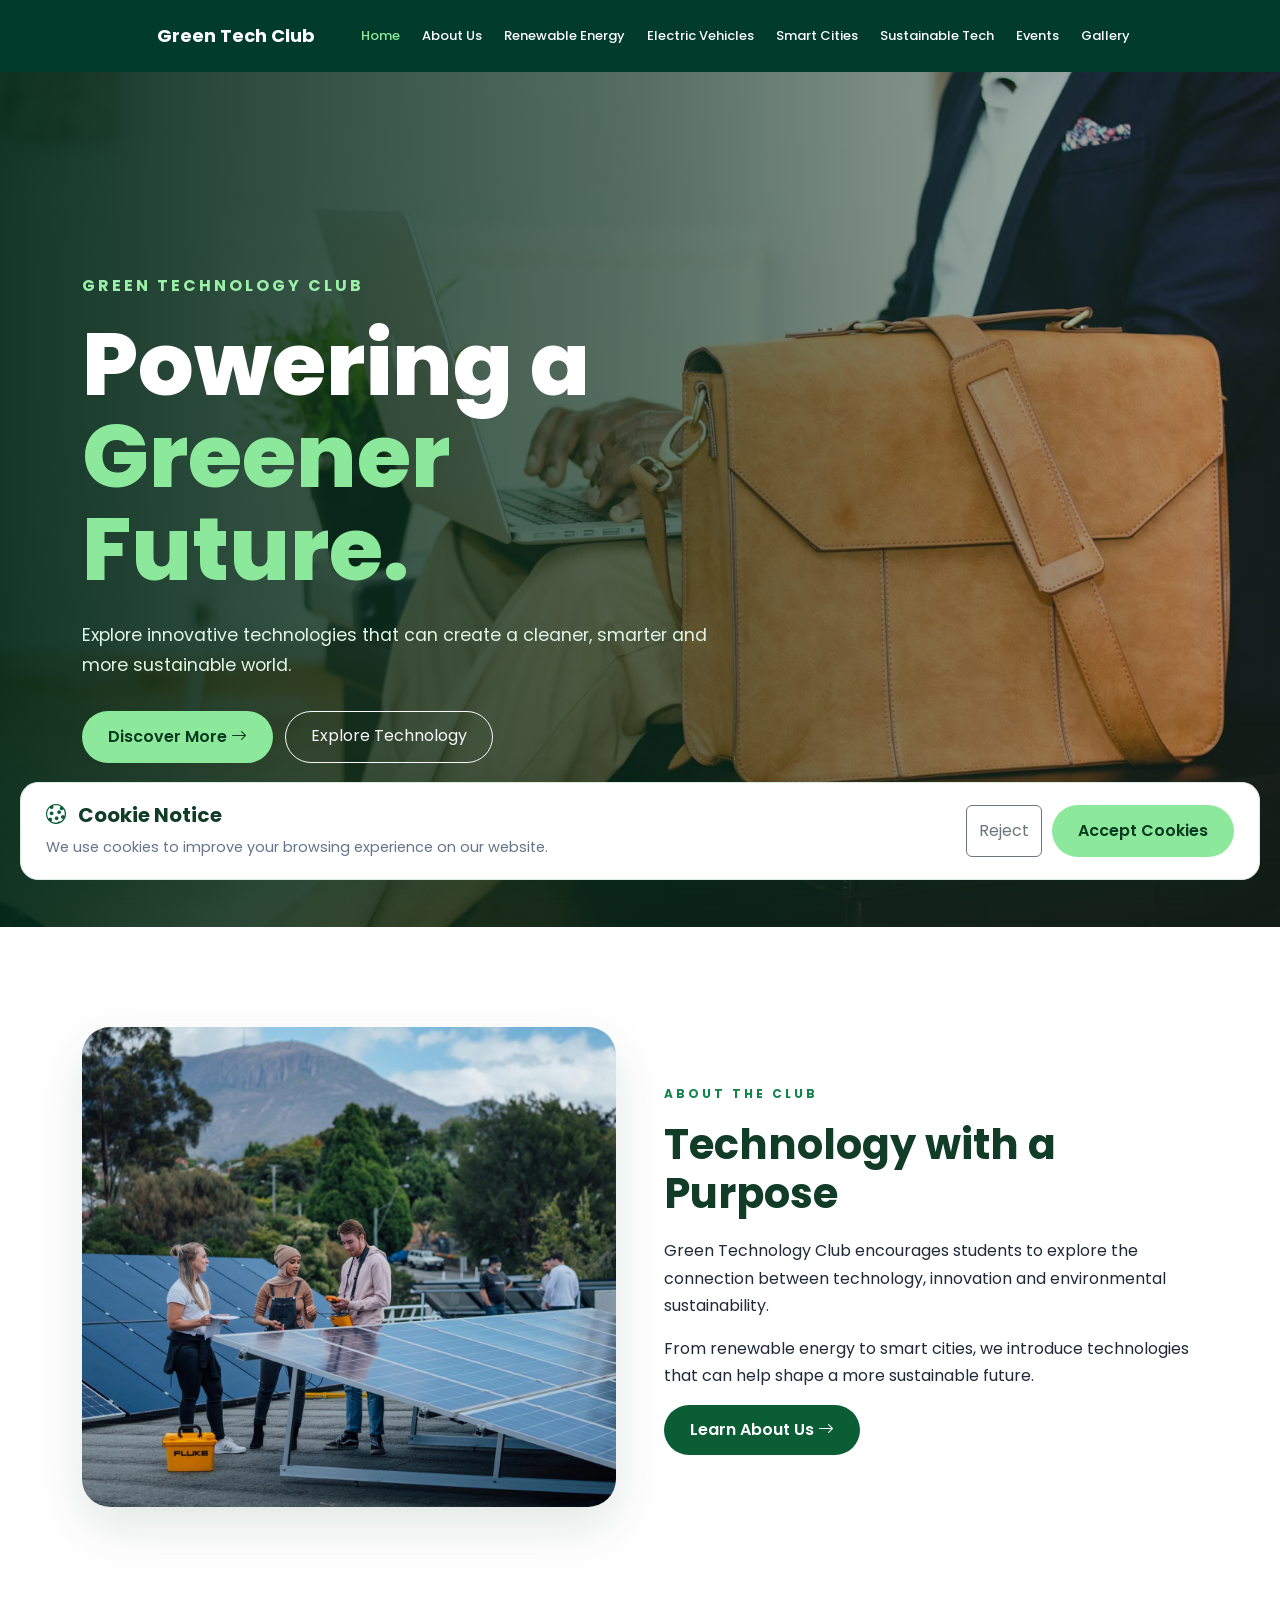
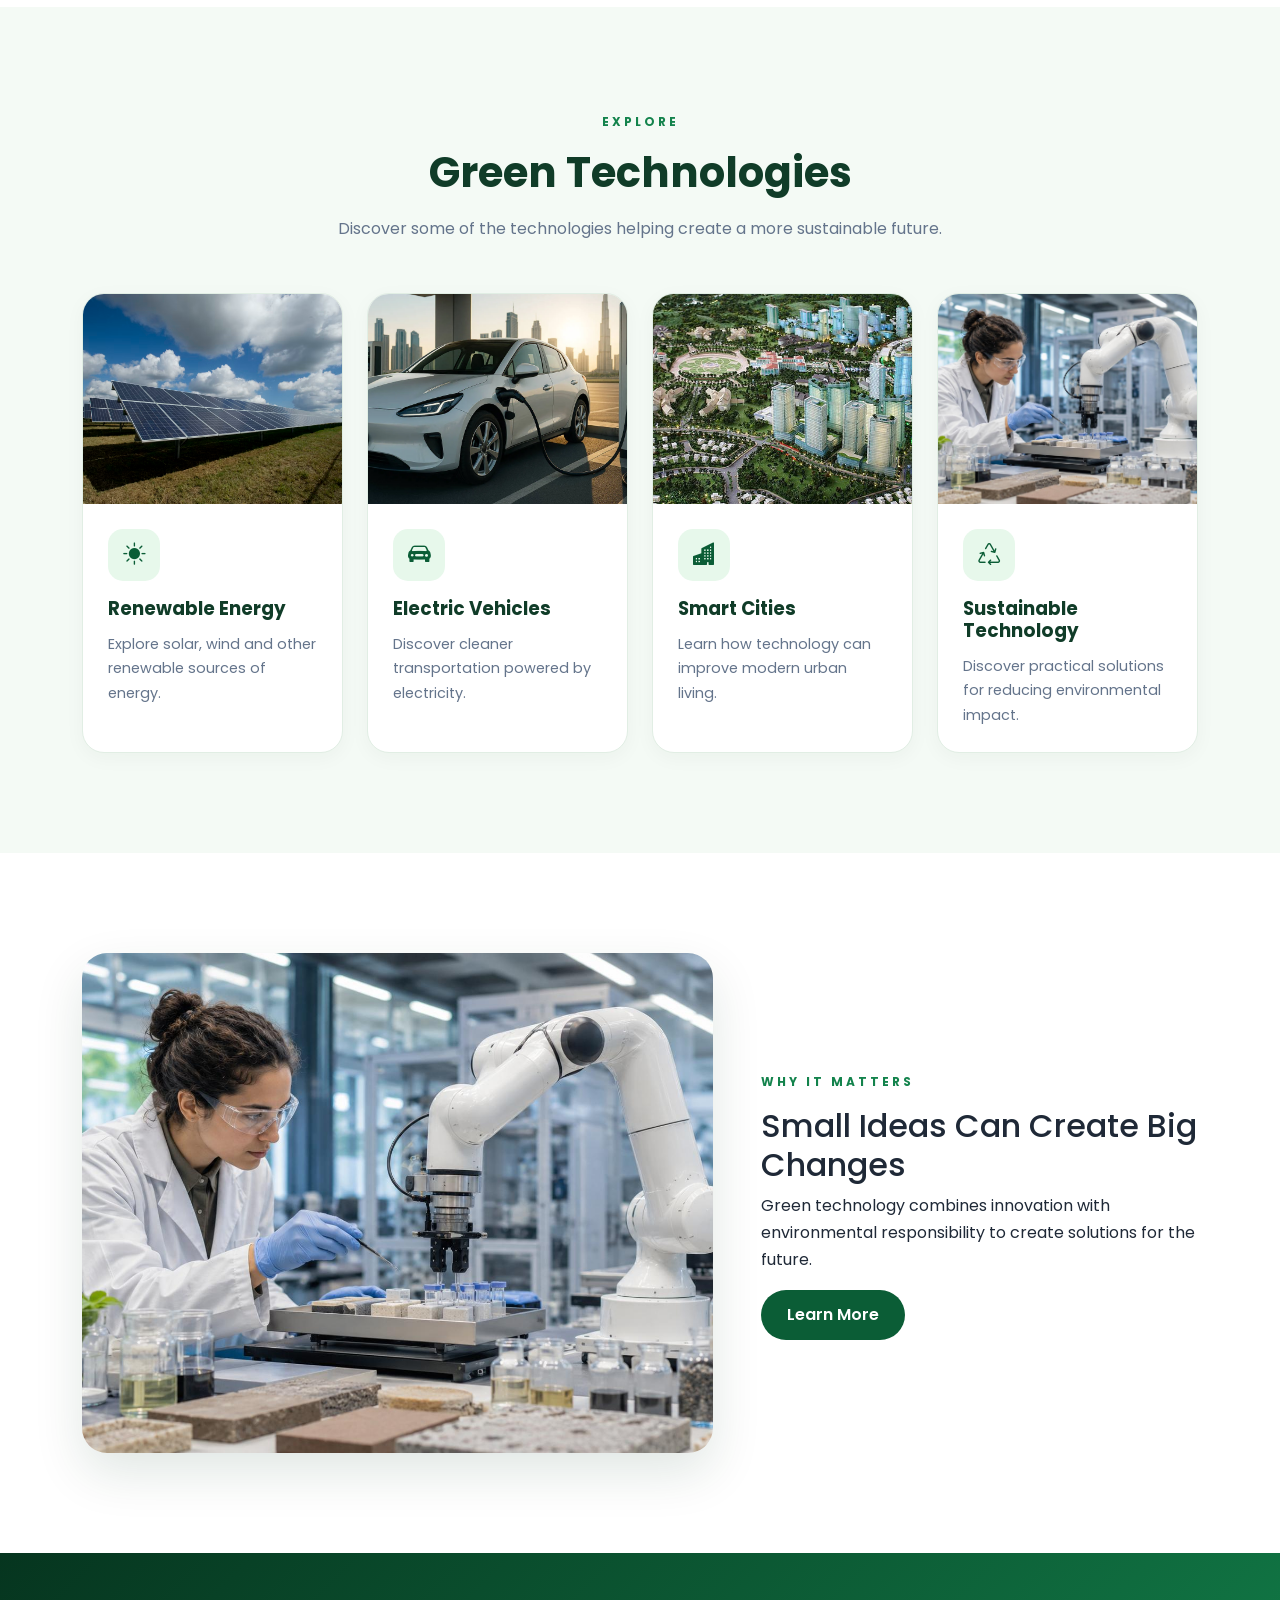
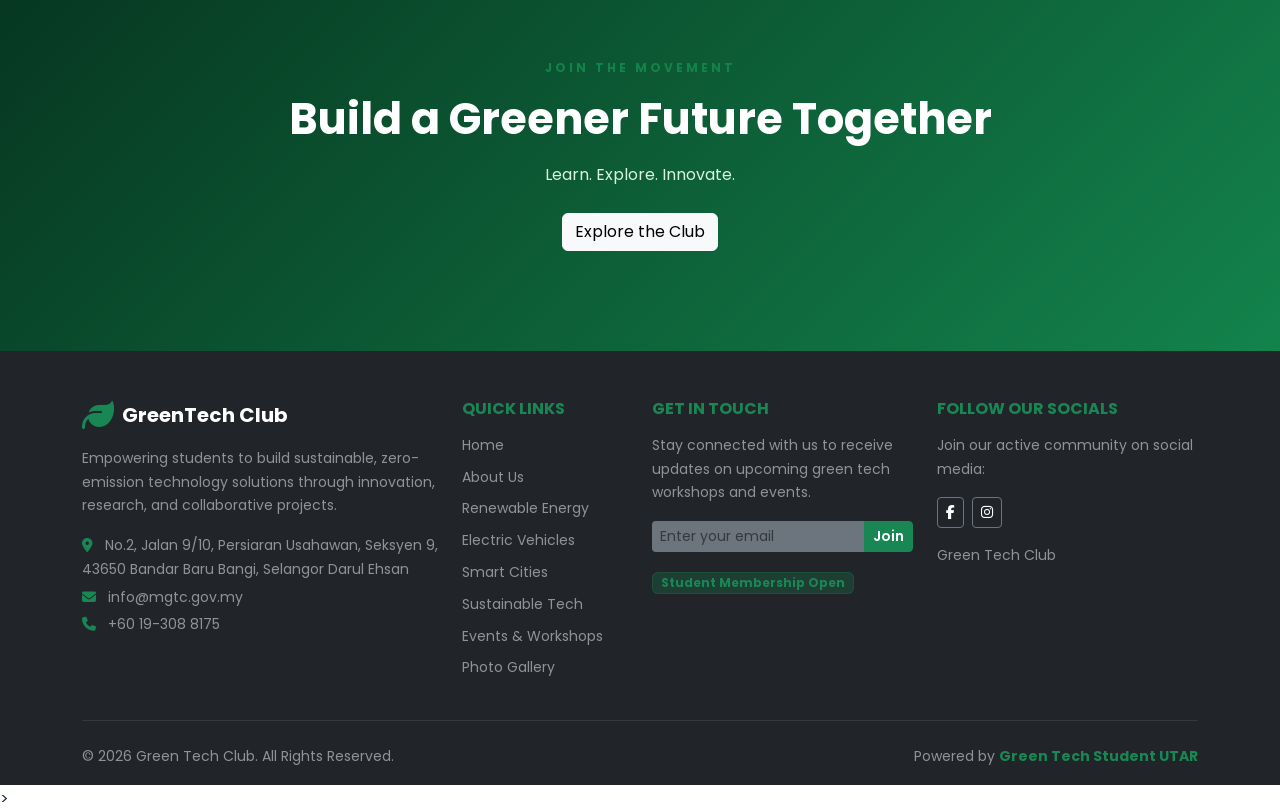
<file: index.html>
<!DOCTYPE html>
<html lang="en">

<head>

    <meta charset="UTF-8">

    <meta name="viewport"
          content="width=device-width, initial-scale=1.0">

    <meta name="description"
          content="Green Technology Club - exploring sustainable technologies for a greener future.">

    <title>Green Technology Club | Home</title>

    <!-- Bootstrap -->
    <link
        href="https://cdn.jsdelivr.net/npm/bootstrap@5.3.3/dist/css/bootstrap.min.css"
        rel="stylesheet">

    <!-- Bootstrap Icons -->
    <link
        rel="stylesheet"
        href="https://cdn.jsdelivr.net/npm/bootstrap-icons@1.11.3/font/bootstrap-icons.min.css">

    <!-- Font Awesome-->>
    <link
    rel="stylesheet"
    href="https://cdnjs.cloudflare.com/ajax/libs/font-awesome/6.4.0/css/all.min.css">

    <!-- Google Font -->
    <link
        href="https://fonts.googleapis.com/css2?family=Poppins:wght@300;400;500;600;700;800&display=swap"
        rel="stylesheet">

    <!-- CSS -->
    <link rel="stylesheet" href="css/style.css">

        <!-- for footer-->> 
    <script src="https://code.jquery.com/jquery-3.6.0.min.js"></script>


</head>


<body>

<!-- ================= NAVBAR ================= -->

<nav class="navbar navbar-expand-lg navbar-dark fixed-top">

    <div class="container">

        <!-- Logo -->
        <a class="navbar-brand fw-bold" href="index.html">
            <i class="bi bi-leaf-fill"></i>
            Green Tech Club
        </a>

        <!-- Mobile Menu -->
        <button
            class="navbar-toggler"
            type="button"
            data-bs-toggle="collapse"
            data-bs-target="#mainNavbar">

            <span class="navbar-toggler-icon"></span>

        </button>

        <!-- Navigation -->
        <div class="collapse navbar-collapse" id="mainNavbar">

            <ul class="navbar-nav ms-auto">

                <li class="nav-item">
                    <a class="nav-link active" href="index.html">
                        Home
                    </a>
                </li>

                <li class="nav-item">
                    <a class="nav-link" href="about.html">
                        About Us
                    </a>
                </li>

                <li class="nav-item">
                    <a class="nav-link" href="renewable_energy.html">
                        Renewable Energy
                    </a>
                </li>

                <li class="nav-item">
                    <a class="nav-link" href="electric_vehicle.html">
                        Electric Vehicles
                    </a>
                </li>

                <li class="nav-item">
                    <a class="nav-link" href="smart_cities.html">
                        Smart Cities
                    </a>
                </li>

                <li class="nav-item">
                    <a class="nav-link" href="sustainable_technologies.html">
                        Sustainable Tech
                    </a>
                </li>

                <li class="nav-item">
                    <a class="nav-link" href="events.html">
                        Events
                    </a>
                </li>

                <li class="nav-item">
                    <a class="nav-link" href="gallery.html">
                        Gallery
                    </a>
                </li>

            </ul>

        </div>

    </div>

</nav>
<!-- ================= HERO ================= -->

<header class="hero">

    <div class="hero-overlay"></div>

    <div class="container hero-content">

        <div class="row align-items-center">

            <div class="col-lg-7">

                <span class="hero-label">
                    GREEN TECHNOLOGY CLUB
                </span>

                <h1>
                    Powering a
                    <span>Greener Future.</span>
                </h1>

                <p>
                    Explore innovative technologies that can
                    create a cleaner, smarter and more
                    sustainable world.
                </p>

                <div class="hero-buttons">

                    <a href="about.html"
                       class="btn btn-green">

                        Discover More
                        <i class="bi bi-arrow-right"></i>

                    </a>

                    <a href="#explore"
                       class="btn btn-outline-light">

                        Explore Technology

                    </a>

                </div>

            </div>

        </div>

    </div>

</header>


<!-- ================= INTRO ================= -->

<section class="section-padding">

    <div class="container">

        <div class="row align-items-center g-5">

            <div class="col-lg-6">

                <div class="image-frame">

                    <!-- Your uploaded image -->

                    <img
                        src="image/student1.jpg"
                        alt="Student using technology">

                </div>

            </div>


            <div class="col-lg-6">

                <span class="section-label">
                    ABOUT THE CLUB
                </span>

                <h2>
                    Technology with a Purpose
                </h2>

                <p>
                    Green Technology Club encourages students
                    to explore the connection between technology,
                    innovation and environmental sustainability.
                </p>

                <p>
                    From renewable energy to smart cities,
                    we introduce technologies that can help
                    shape a more sustainable future.
                </p>

                <a href="about.html" 
                   class="btn btn-dark-green">

                    Learn About Us
                    <i class="bi bi-arrow-right"></i>

                </a>

            </div>

        </div>

    </div>

</section>


<!-- ================= EXPLORE ================= -->

<section id="explore"
         class="explore-section section-padding">

    <div class="container">

        <div class="section-heading text-center">

            <span class="section-label">
                EXPLORE
            </span>

            <h2>
                Green Technologies
            </h2>

            <p>
                Discover some of the technologies helping
                create a more sustainable future.
            </p>

        </div>


        <div class="row g-4">


            <!-- SOLAR -->

            <div class="col-md-6 col-lg-3">

                <article class="technology-card">

                    <div class="card-image">

                        <img
                            src="image/solar.avif"
                            alt="Solar panels">

                    </div>

                    <div class="card-content">

                        <span class="card-icon">
                            <i class="bi bi-sun-fill"></i>
                        </span>

                        <h3>
                            Renewable Energy
                        </h3>

                        <p>
                            Explore solar, wind and other
                            renewable sources of energy.
                        </p>

                    </div>

                </article>

            </div>


            <!-- EV -->

            <div class="col-md-6 col-lg-3">

                <article class="technology-card">

                    <div class="card-image">

                        <img
                            src="image/electic car.webp"
                            alt="Electric vehicle">

                    </div>

                    <div class="card-content">

                        <span class="card-icon">
                            <i class="bi bi-car-front-fill"></i>
                        </span>

                        <h3>
                            Electric Vehicles
                        </h3>

                        <p>
                            Discover cleaner transportation
                            powered by electricity.
                        </p>

                    </div>

                </article>

            </div>


            <!-- SMART CITY -->

            <div class="col-md-6 col-lg-3">

                <article class="technology-card">

                    <div class="card-image">

                        <img
                            src="image/smart_city.jpg"
                            alt="Smart city">

                    </div>

                    <div class="card-content">

                        <span class="card-icon">
                            <i class="bi bi-buildings-fill"></i>
                        </span>

                        <h3>
                            Smart Cities
                        </h3>

                        <p>
                            Learn how technology can improve
                            modern urban living.
                        </p>

                    </div>

                </article>

            </div>


            <!-- SUSTAINABLE -->

            <div class="col-md-6 col-lg-3">

                <article class="technology-card">

                    <div class="card-image">

                        <img
                            src="image/sustainable.jpg"
                            alt="Sustainable technology">

                    </div>

                    <div class="card-content">

                        <span class="card-icon">
                            <i class="bi bi-recycle"></i>
                        </span>

                        <h3>
                            Sustainable Technology
                        </h3>

                        <p>
                            Discover practical solutions
                            for reducing environmental impact.
                        </p>

                    </div>

                </article>

            </div>

        </div>

    </div>

</section>


<!-- ================= FEATURE ================= -->

<section class="feature-section">

    <div class="container">

        <div class="row align-items-center g-5">

            <div class="col-lg-7">

                <img
                    src="image/sustainable.jpg"
                    class="feature-image"
                    alt="Sustainable technology">

            </div>


            <div class="col-lg-5">

                <span class="section-label">
                    WHY IT MATTERS
                </span>

                <h2>
                    Small Ideas Can Create Big Changes
                </h2>

                <p>
                    Green technology combines innovation with
                    environmental responsibility to create
                    solutions for the future.
                </p>

                <a href="about.html" class="btn btn-dark-green">
    Learn More
</a>



            </div>

        </div>

    </div>

</section>


<!-- ================= CTA ================= -->

<section class="cta-section">

    <div class="container text-center">

        <span class="section-label">
            JOIN THE MOVEMENT
        </span>

        <h2>
            Build a Greener Future Together
        </h2>

        <p>
            Learn. Explore. Innovate.
        </p>

        <a href="about.html"
           class="btn btn-light">

            Explore the Club

        </a>

    </div>

</section>

<!-- Bootstrap JavaScript -->

<script
    src="https://cdn.jsdelivr.net/npm/bootstrap@5.3.3/dist/js/bootstrap.bundle.min.js">
</script>

<script>

    document.addEventListener("DOMContentLoaded", function() {

        const cookieBanner =
            document.getElementById("cookie-banner");

        const acceptCookies =
            document.getElementById("accept-cookies");

        const rejectCookies =
            document.getElementById("reject-cookies");


        /* Check if the user already made a choice */

        if (localStorage.getItem("cookieChoice") !== null) {

            cookieBanner.style.display = "none";

        }


        /* Accept Cookies */

        acceptCookies.addEventListener("click", function() {

            localStorage.setItem("cookieChoice", "accepted");

            cookieBanner.style.display = "none";

        });


        /* Reject Cookies */

        rejectCookies.addEventListener("click", function() {

            localStorage.setItem("cookieChoice", "rejected");

            cookieBanner.style.display = "none";

        });

    });

</script>

<!-- Footer will be loaded here -->
<div id="site-footer"></div>


<!-- Cookie Consent -->
<div id="cookie-banner" class="cookie-banner">

    <div class="cookie-content">

        <div class="cookie-text">

            <h5>
                <i class="bi bi-cookie"></i>
                Cookie Notice
            </h5>

            <p>
                We use cookies to improve your browsing
                experience on our website.
            </p>

        </div>

        <div class="cookie-buttons">

            <button id="reject-cookies"
                    class="btn btn-outline-secondary">
                Reject
            </button>

            <button id="accept-cookies"
                    class="btn btn-green">
                Accept Cookies
            </button>

        </div>

    </div>

</div>


<!-- Success Popup Modal -->
  <div class="modal fade" id="joinSuccessModal" tabindex="-1" aria-hidden="true">
    <div class="modal-dialog modal-dialog-centered">
      <div class="modal-content bg-dark text-white border-success">
        <div class="modal-header border-0 pb-0">
          <button type="button" class="btn-close btn-close-white" data-bs-dismiss="modal" aria-label="Close"></button>
        </div>
        <div class="modal-body text-center py-4">
          <i class="bi bi-check-circle-fill text-success fs-1 mb-3 d-block"></i>
          <h5 class="fw-bold mb-2">Welcome!</h5>
          <p class="mb-0 text-white-50">You have successfully joined the Green Tech Club!</p>
        </div>
        <div class="modal-footer border-0 pt-0 justify-content-center">
          <button type="button" class="btn btn-success px-4" data-bs-dismiss="modal">Great!</button>
        </div>
      </div>
    </div>
  </div>

  <!-- Bootstrap JS (Ensure Bootstrap JS is loaded for modal functionality) -->
  <script src="https://cdn.jsdelivr.net/npm/bootstrap@5.3.3/dist/js/bootstrap.bundle.min.js"></script>

  <!--loding footer-->> 
<script>
    $(document).ready(function() {
        // loading footer.html into #site-footer 
        $("#site-footer").load("footer.html");
    });

</script>

  <!-- Newsletter Handler Script -->
  <script>
    function handleJoin(event) {
      event.preventDefault();
      
      // Trigger Bootstrap modal
      const modal = new bootstrap.Modal(document.getElementById('joinSuccessModal'));
      modal.show();
      
      // Reset input field
      document.getElementById('newsletterEmail').value = '';
    }
  </script>
    
</body>
</html>
</file>
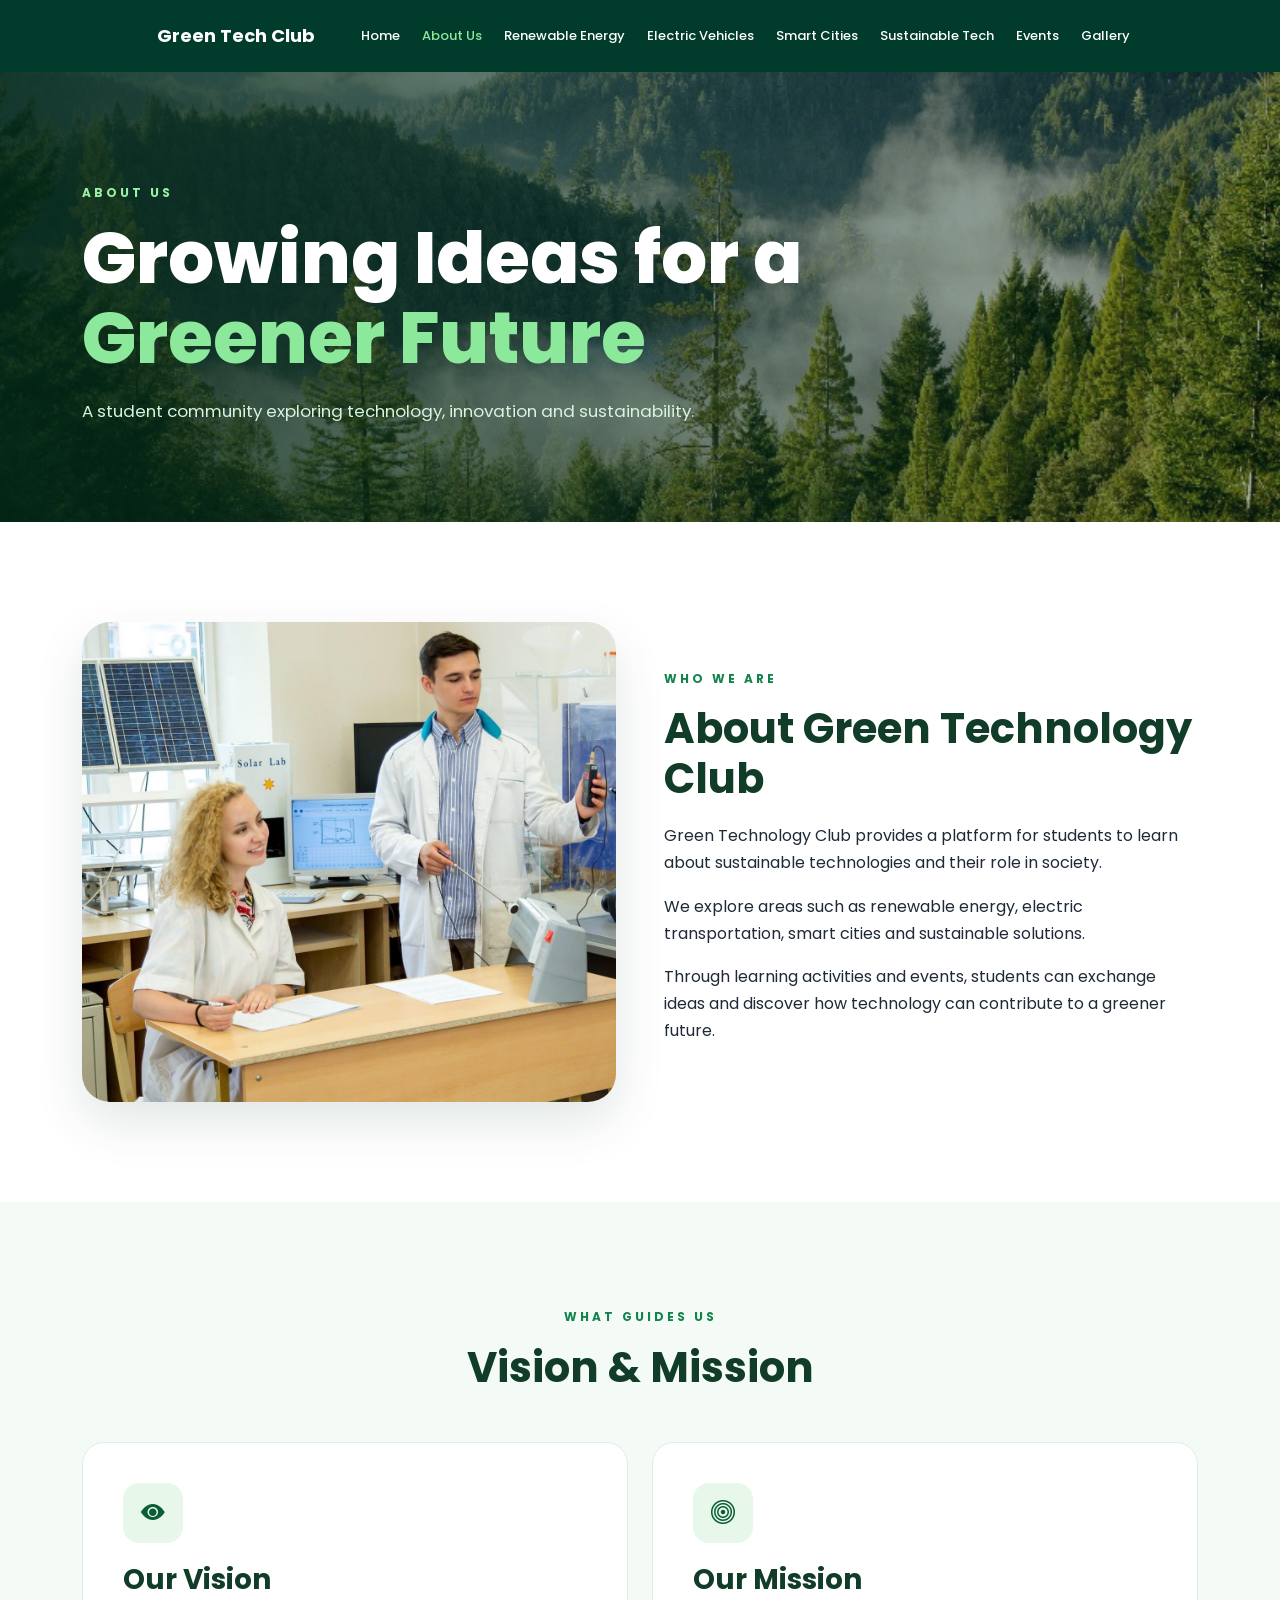
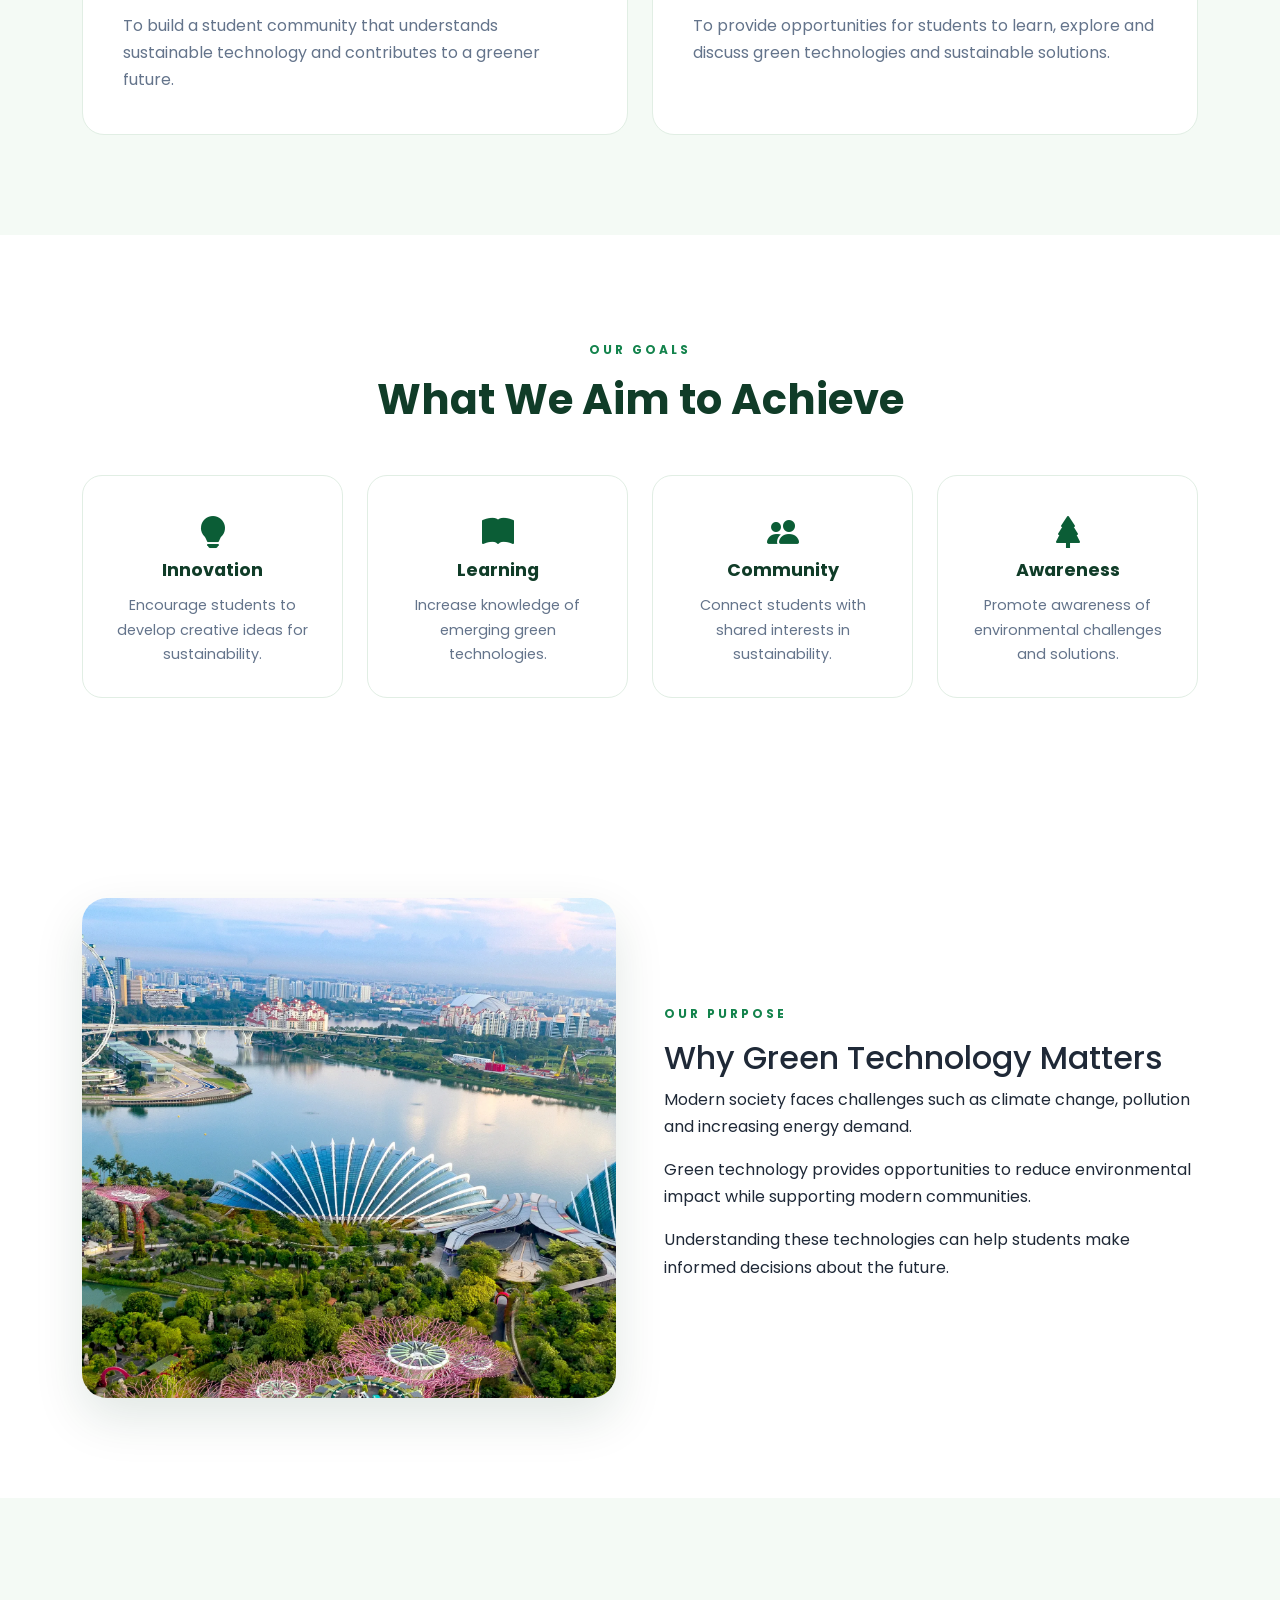
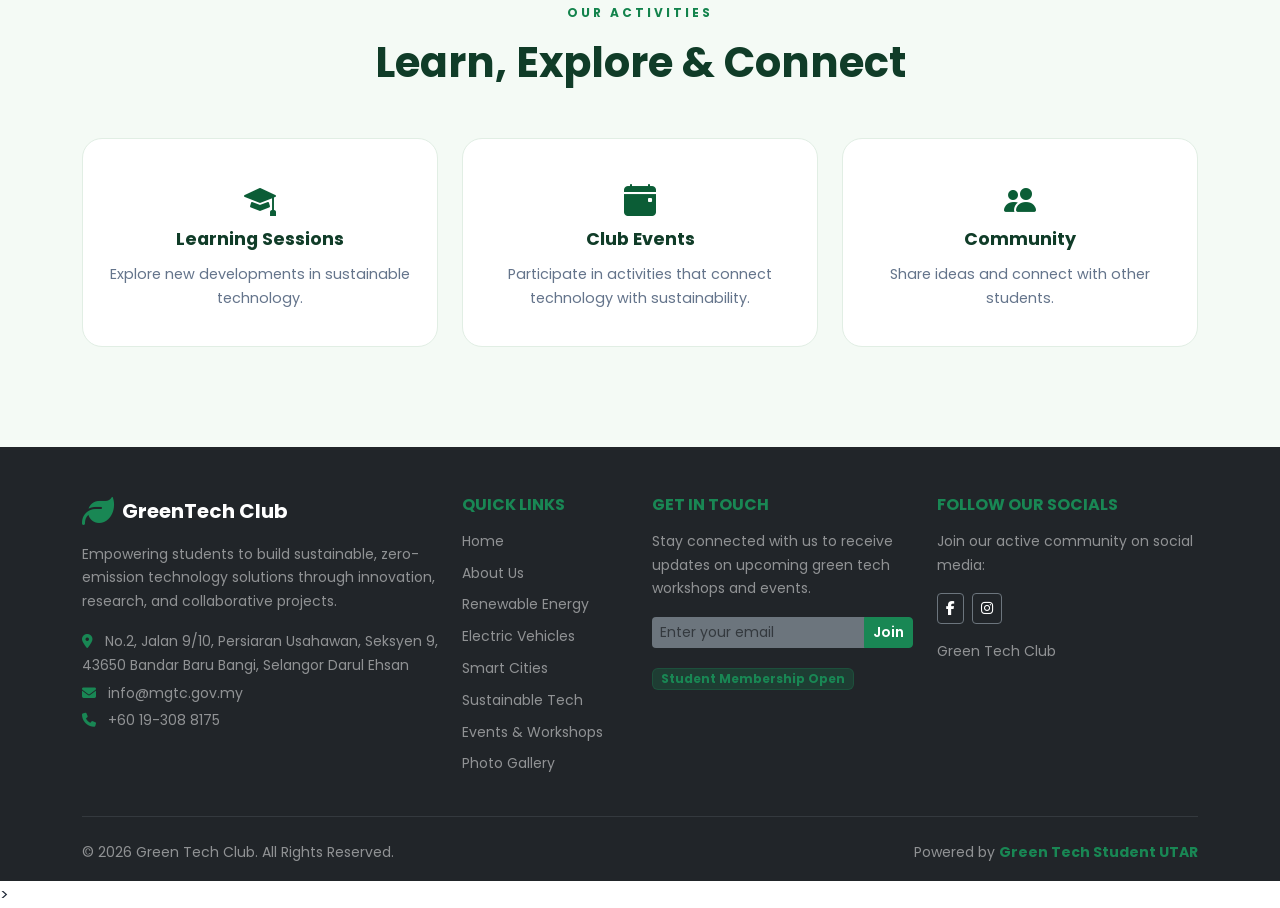
<file: about.html>
<!DOCTYPE html>
<html lang="en">

<head>

    <meta charset="UTF-8">

    <meta name="viewport"
          content="width=device-width, initial-scale=1.0">

    <meta name="description"
          content="Learn more about Green Technology Club and our commitment to sustainable technology.">

    <title>Green Technology Club | About</title>

 <!-- Bootstrap -->
    <link
        href="https://cdn.jsdelivr.net/npm/bootstrap@5.3.3/dist/css/bootstrap.min.css"
        rel="stylesheet">

    <!-- Bootstrap Icons -->
    <link
        rel="stylesheet"
        href="https://cdn.jsdelivr.net/npm/bootstrap-icons@1.11.3/font/bootstrap-icons.min.css">

    <!-- Font Awesome-->>
    <link
    rel="stylesheet"
    href="https://cdnjs.cloudflare.com/ajax/libs/font-awesome/6.4.0/css/all.min.css">

    <!-- Google Font -->
    <link
        href="https://fonts.googleapis.com/css2?family=Poppins:wght@300;400;500;600;700;800&display=swap"
        rel="stylesheet">

    <!-- CSS -->
   <link rel="stylesheet" href="css/style.css">
    
        <!-- for footer-->> 
    <script src="https://code.jquery.com/jquery-3.6.0.min.js"></script>


</head>

<body>

<!-- ================= NAVBAR ================= -->

<nav class="navbar navbar-expand-lg navbar-dark fixed-top">

    <div class="container">

        <!-- Logo -->
        <a class="navbar-brand fw-bold" href="index.html">
            <i class="bi bi-leaf-fill"></i>
            Green Tech Club
        </a>

        <!-- Mobile Menu -->
        <button
            class="navbar-toggler"
            type="button"
            data-bs-toggle="collapse"
            data-bs-target="#mainNavbar">

            <span class="navbar-toggler-icon"></span>

        </button>

        <!-- Navigation -->
        <div class="collapse navbar-collapse" id="mainNavbar">

            <ul class="navbar-nav ms-auto">

                <li class="nav-item">
                    <a class="nav-link" href="index.html">
                        Home
                    </a>
                </li>

                <li class="nav-item">
                    <a class="nav-link active" href="about.html">
                        About Us
                    </a>
                </li>

                <li class="nav-item">
                    <a class="nav-link" href="renewable_energy.html">
                        Renewable Energy
                    </a>
                </li>

                <li class="nav-item">
                    <a class="nav-link" href="electric_vehicle.html">
                        Electric Vehicles
                    </a>
                </li>

                <li class="nav-item">
                    <a class="nav-link" href="smart_cities.html">
                        Smart Cities
                    </a>
                </li>

                <li class="nav-item">
                    <a class="nav-link" href="sustainable_technologies.html">
                        Sustainable Tech
                    </a>
                </li>

                <li class="nav-item">
                    <a class="nav-link" href="events.html">
                        Events
                    </a>
                </li>

                <li class="nav-item">
                    <a class="nav-link" href="gallery.html">
                        Gallery
                    </a>
                </li>

            </ul>

        </div>

    </div>

</nav>


<!-- ================= ABOUT HERO ================= -->

<header class="about-hero">

    <div class="container">

        <span class="section-label">
            ABOUT US
        </span>

        <h1>
            Growing Ideas for a
            <span>Greener Future</span>
        </h1>

        <p>
            A student community exploring technology,
            innovation and sustainability.
        </p>

    </div>

</header>

<main>

<!-- ================= WHO WE ARE ================= -->

<section class="section-padding">

    <div class="container">

        <div class="row align-items-center g-5">

            <div class="col-lg-6">

                <div class="image-frame">

                    <img
                        src="image/student2.jpg"
                        alt="Student working with technology">

                </div>

            </div>


            <div class="col-lg-6">

                <span class="section-label">
                    WHO WE ARE
                </span>

                <h2>
                    About Green Technology Club
                </h2>

                <p>
                    Green Technology Club provides a platform
                    for students to learn about sustainable
                    technologies and their role in society.
                </p>

                <p>
                    We explore areas such as renewable energy,
                    electric transportation, smart cities and
                    sustainable solutions.
                </p>

                <p>
                    Through learning activities and events,
                    students can exchange ideas and discover
                    how technology can contribute to a greener
                    future.
                </p>

            </div>

        </div>

    </div>

</section>


<!-- ================= VISION MISSION ================= -->

<section class="soft-section section-padding">

    <div class="container">

        <div class="section-heading text-center">

            <span class="section-label">
                WHAT GUIDES US
            </span>

            <h2>
                Vision & Mission
            </h2>

        </div>


        <div class="row g-4">


            <div class="col-md-6">

                <div class="info-card">

                    <div class="info-icon">

                        <i class="bi bi-eye-fill"></i>

                    </div>

                    <h3>
                        Our Vision
                    </h3>

                    <p>
                        To build a student community that
                        understands sustainable technology
                        and contributes to a greener future.
                    </p>

                </div>

            </div>


            <div class="col-md-6">

                <div class="info-card">

                    <div class="info-icon">

                        <i class="bi bi-bullseye"></i>

                    </div>

                    <h3>
                        Our Mission
                    </h3>

                    <p>
                        To provide opportunities for students
                        to learn, explore and discuss green
                        technologies and sustainable solutions.
                    </p>

                </div>

            </div>

        </div>

    </div>

</section>


<!-- ================= OBJECTIVES ================= -->

<section class="section-padding">

    <div class="container">

        <div class="section-heading text-center">

            <span class="section-label">
                OUR GOALS
            </span>

            <h2>
                What We Aim to Achieve
            </h2>

        </div>


        <div class="row g-4">


            <div class="col-md-6 col-lg-3">

                <div class="objective-card">

                    <i class="bi bi-lightbulb-fill"></i>

                    <h3>
                        Innovation
                    </h3>

                    <p>
                        Encourage students to develop
                        creative ideas for sustainability.
                    </p>

                </div>

            </div>


            <div class="col-md-6 col-lg-3">

                <div class="objective-card">

                    <i class="bi bi-book-fill"></i>

                    <h3>
                        Learning
                    </h3>

                    <p>
                        Increase knowledge of emerging
                        green technologies.
                    </p>

                </div>

            </div>


            <div class="col-md-6 col-lg-3">

                <div class="objective-card">

                    <i class="bi bi-people-fill"></i>

                    <h3>
                        Community
                    </h3>

                    <p>
                        Connect students with shared
                        interests in sustainability.
                    </p>

                </div>

            </div>


            <div class="col-md-6 col-lg-3">

                <div class="objective-card">

                    <i class="bi bi-tree-fill"></i>

                    <h3>
                        Awareness
                    </h3>

                    <p>
                        Promote awareness of environmental
                        challenges and solutions.
                    </p>

                </div>

            </div>

        </div>

    </div>

</section>


<!-- ================= WHY GREEN TECHNOLOGY ================= -->

<section class="feature-section">

    <div class="container">

        <div class="row align-items-center g-5">


            <div class="col-lg-6">

                <img
                    src="image/smart_city2.webp"
                    class="feature-image"
                    alt="Smart city technology">

            </div>


            <div class="col-lg-6">

                <span class="section-label">
                    OUR PURPOSE
                </span>

                <h2>
                    Why Green Technology Matters
                </h2>

                <p>
                    Modern society faces challenges such as
                    climate change, pollution and increasing
                    energy demand.
                </p>

                <p>
                    Green technology provides opportunities
                    to reduce environmental impact while
                    supporting modern communities.
                </p>

                <p>
                    Understanding these technologies can help
                    students make informed decisions about the
                    future.
                </p>

            </div>

        </div>

    </div>

</section>


<!-- ================= ACTIVITIES ================= -->

<section class="soft-section section-padding">

    <div class="container">

        <div class="section-heading text-center">

            <span class="section-label">
                OUR ACTIVITIES
            </span>

            <h2>
                Learn, Explore & Connect
            </h2>

        </div>


        <div class="row g-4">


            <div class="col-md-4">

                <div class="activity-card">

                    <i class="bi bi-mortarboard-fill"></i>

                    <h3>
                        Learning Sessions
                    </h3>

                    <p>
                        Explore new developments in
                        sustainable technology.
                    </p>

                </div>

            </div>


            <div class="col-md-4">

                <div class="activity-card">

                    <i class="bi bi-calendar-event-fill"></i>

                    <h3>
                        Club Events
                    </h3>

                    <p>
                        Participate in activities that
                        connect technology with sustainability.
                    </p>

                </div>

            </div>


            <div class="col-md-4">

                <div class="activity-card">

                    <i class="bi bi-people-fill"></i>

                    <h3>
                        Community
                    </h3>

                    <p>
                        Share ideas and connect with
                        other students.
                    </p>

                </div>

            </div>

        </div>

    </div>

</section>


</main>

<!-- Footer will be loaded here -->
<div id="site-footer"></div>


<!-- Success Popup Modal -->
  <div class="modal fade" id="joinSuccessModal" tabindex="-1" aria-hidden="true">
    <div class="modal-dialog modal-dialog-centered">
      <div class="modal-content bg-dark text-white border-success">
        <div class="modal-header border-0 pb-0">
          <button type="button" class="btn-close btn-close-white" data-bs-dismiss="modal" aria-label="Close"></button>
        </div>
        <div class="modal-body text-center py-4">
          <i class="bi bi-check-circle-fill text-success fs-1 mb-3 d-block"></i>
          <h5 class="fw-bold mb-2">Welcome!</h5>
          <p class="mb-0 text-white-50">You have successfully joined the Green Tech Club!</p>
        </div>
        <div class="modal-footer border-0 pt-0 justify-content-center">
          <button type="button" class="btn btn-success px-4" data-bs-dismiss="modal">Great!</button>
        </div>
      </div>
    </div>
  </div>

  <!-- Bootstrap JS (Ensure Bootstrap JS is loaded for modal functionality) -->
  <script src="https://cdn.jsdelivr.net/npm/bootstrap@5.3.3/dist/js/bootstrap.bundle.min.js"></script>

 <!--loding footer-->> 
<script>
    $(document).ready(function() {
        // loading footer.html into #site-footer 
        $("#site-footer").load("footer.html");
    });

</script>
  <!-- Newsletter Handler Script -->
  <script>
    function handleJoin(event) {
      event.preventDefault();
      
      // Trigger Bootstrap modal
      const modal = new bootstrap.Modal(document.getElementById('joinSuccessModal'));
      modal.show();
      
      // Reset input field
      document.getElementById('newsletterEmail').value = '';
    }
  </script>
    
</body>
</html>
</file>
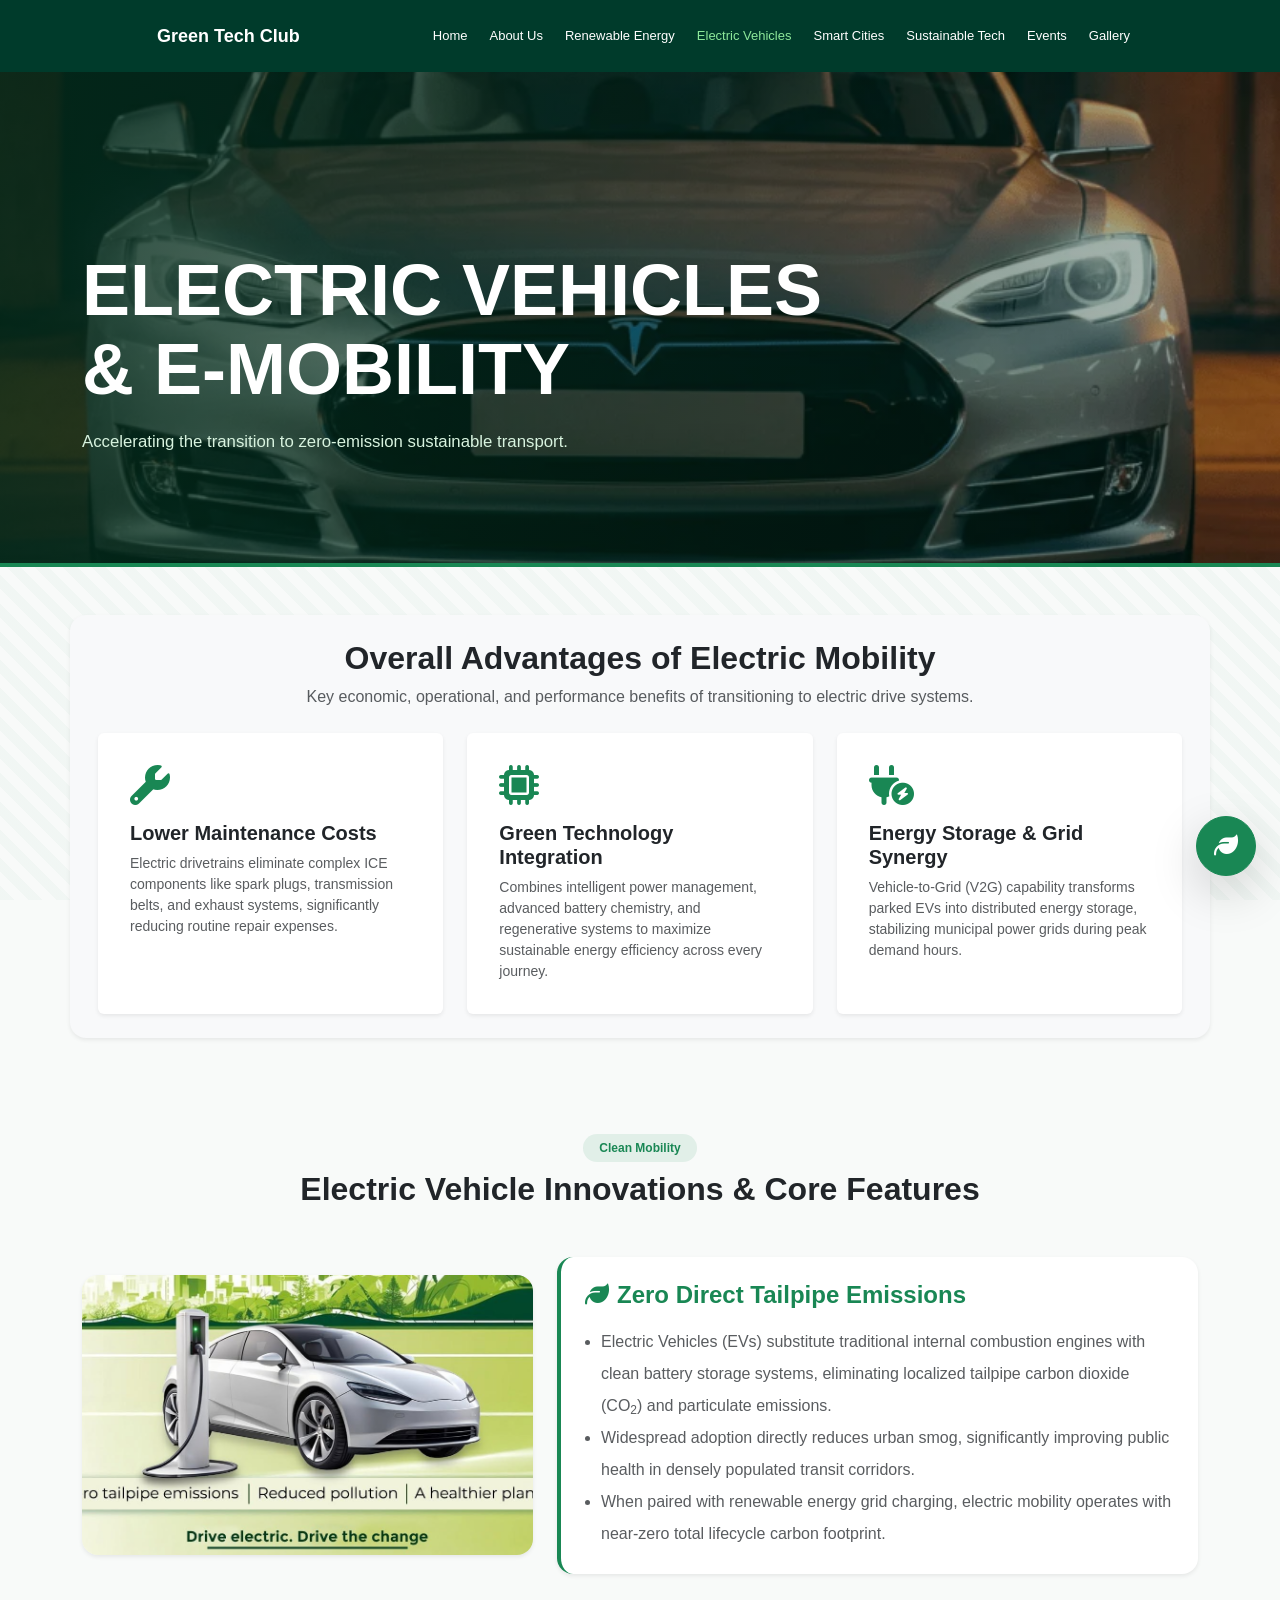
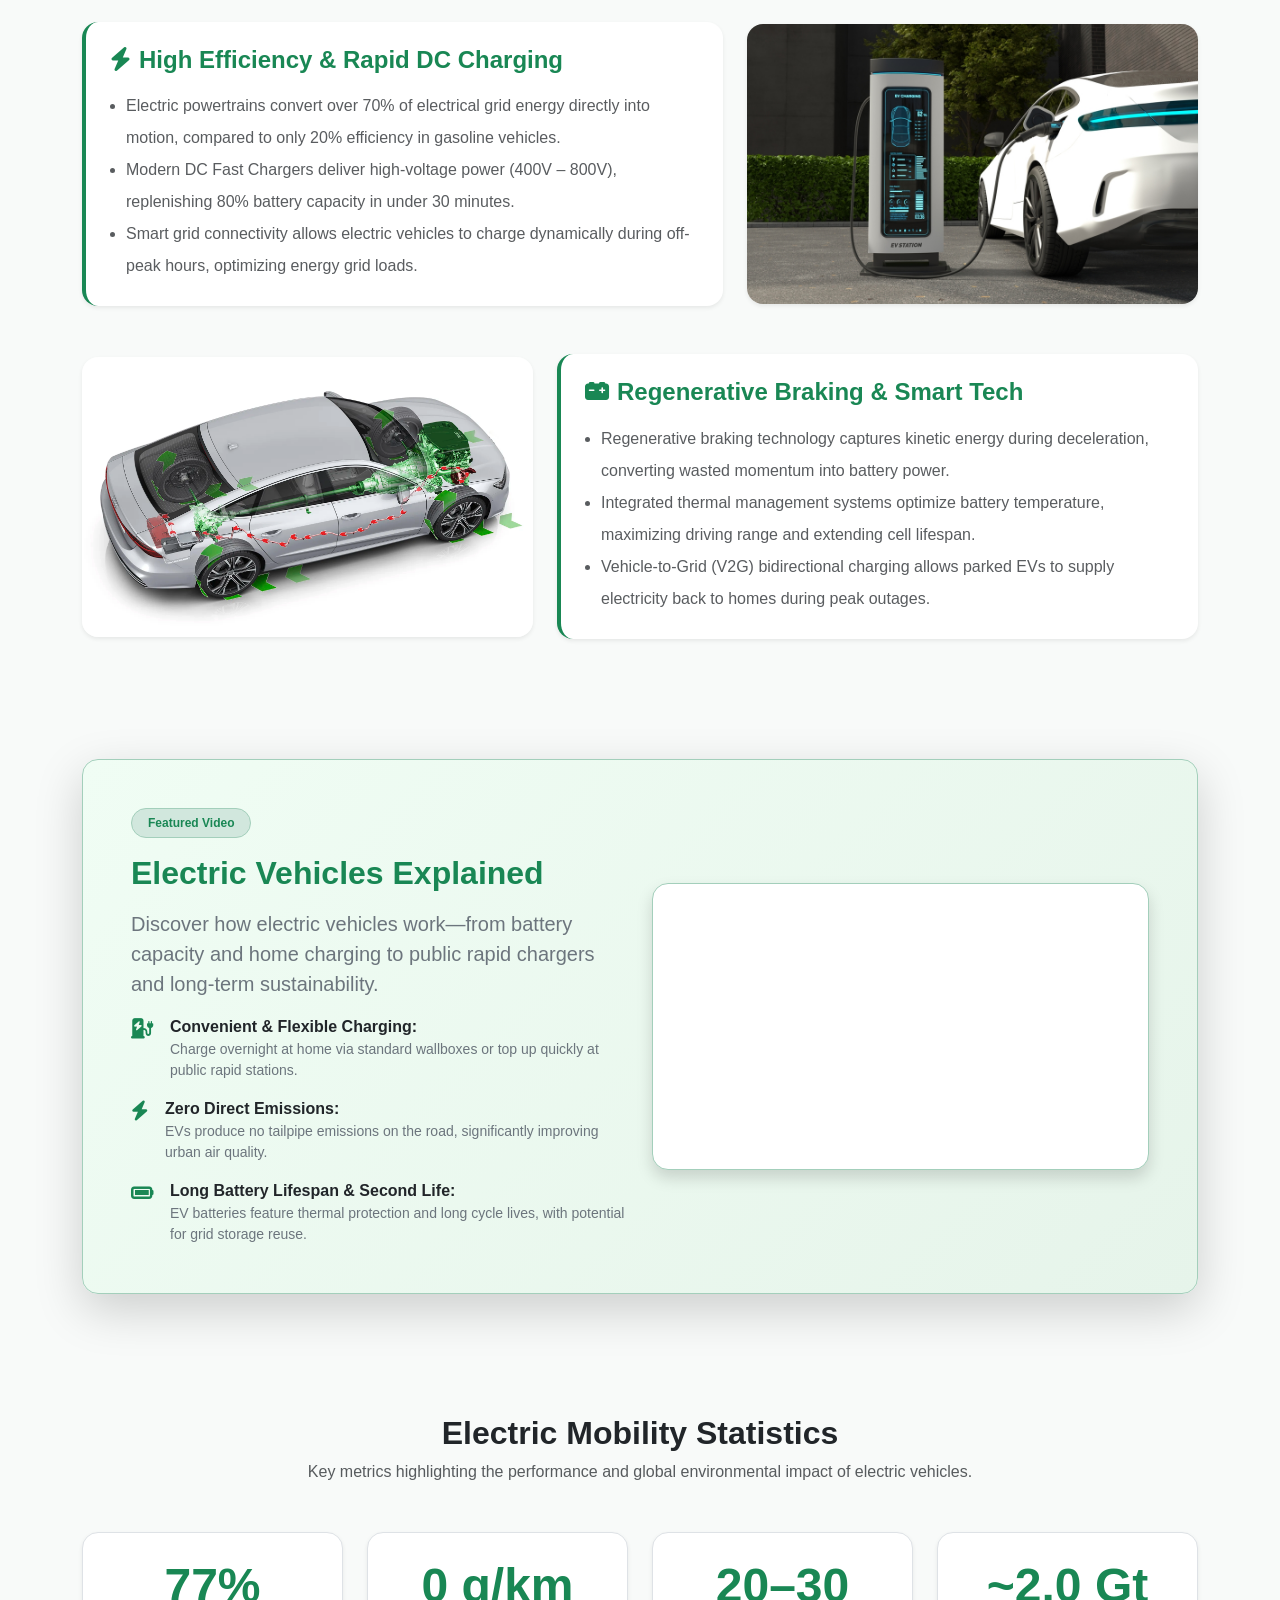
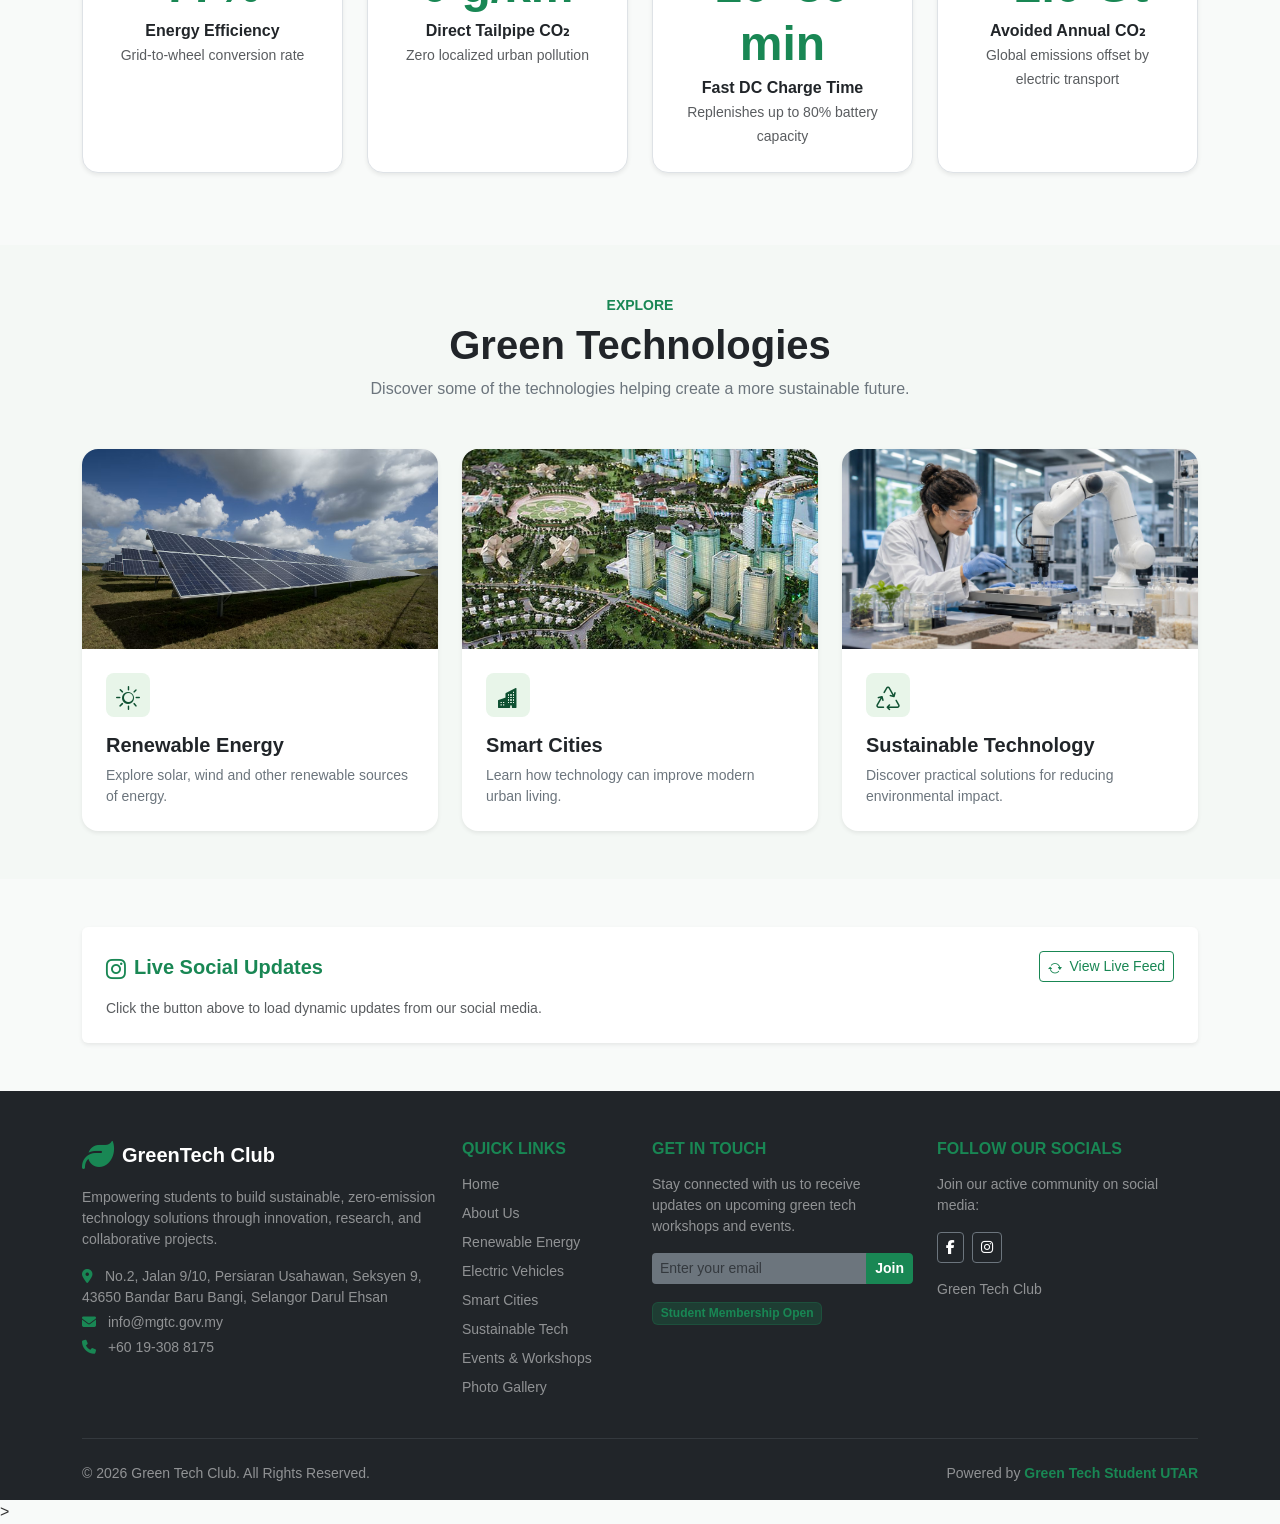
<file: electric_vehicle.html>
<!DOCTYPE html>
<html lang="en">
<head>
  <meta charset="UTF-8">
  <meta name="viewport" content="width=device-width, initial-scale=1.0">
  <title>Electric Vehicles</title>

  <!-- 1. Google Fonts (Poppins) - REQUIRED FOR THE SMART CITY LOOK -->
  <link rel="preconnect" href="https://fonts.googleapis.com">
  <link rel="preconnect" href="https://fonts.gstatic.com" crossorigin>
  <link href="https://fonts.googleapis.com/css2?family=Poppins:wght@400;500;700;800&display=swap" rel="stylesheet">

  <!-- 2. External CDNs -->
  <link rel="stylesheet" href="https://cdn.jsdelivr.net/npm/bootstrap@5.3.3/dist/css/bootstrap.min.css">
  <link rel="stylesheet" href="https://cdnjs.cloudflare.com/ajax/libs/font-awesome/6.5.1/css/all.min.css">
  <link rel="stylesheet" href="https://cdn.jsdelivr.net/npm/bootstrap-icons@1.11.3/font/bootstrap-icons.min.css">

  <!-- 3. Your Local CSS -->
  <link rel="stylesheet" href="css/final-header-style.css">
  
  <meta http-equiv="Content-Security-Policy" content="
  default-src 'self' https: http:;
  script-src 'self' 'unsafe-inline' https://code.jquery.com https://cdn.jsdelivr.net https://cdnjs.cloudflare.com https://connect.facebook.net https://www.instagram.com;
  style-src 'self' 'unsafe-inline' https://cdn.jsdelivr.net https://cdnjs.cloudflare.com https://fonts.googleapis.com;
  font-src 'self' https://cdn.jsdelivr.net https://cdnjs.cloudflare.com https://fonts.gstatic.com;
  img-src 'self' data: https: http:;
  child-src 'self' https://www.facebook.com https://www.instagram.com https://www.youtube.com https://www.youtube-nocookie.com;
  frame-src 'self' https://www.facebook.com https://www.instagram.com https://www.youtube.com https://www.youtube-nocookie.com;
  connect-src 'self' https://api.open-meteo.com https://cdn.jsdelivr.net ws://127.0.0.1:* http://127.0.0.1:*;
">



</head>

<body>

    <!-- Social Media SDKs -->
    <div id="fb-root"></div>
    <script async defer crossorigin="anonymous" src="https://connect.facebook.net/en_US/sdk.js#xfbml=1&version=v18.0"></script>
    <script async src="https://www.instagram.com/embed.js"></script>

    <!-- ================= NAVBAR ================= -->
    <nav class="navbar navbar-expand-lg">
        <div class="container">
            <!-- Logo -->
            <a class="navbar-brand" href="index.html">
                <i class="bi bi-leaf-fill"></i>
                Green Tech Club
            </a>

            <!-- Mobile Menu -->
            <button
                class="navbar-toggler"
                type="button"
                data-bs-toggle="collapse"
                data-bs-target="#mainNavbar">
                <span class="navbar-toggler-icon"></span>
            </button>

            <!-- Navigation -->
            <div class="collapse navbar-collapse" id="mainNavbar">
                <ul class="navbar-nav ms-auto">
                    <li class="nav-item">
                        <a class="nav-link" href="index.html">Home</a>
                    </li>
                    <li class="nav-item">
                        <a class="nav-link" href="about.html">About Us</a>
                    </li>
                    <li class="nav-item">
                        <a class="nav-link" href="renewable_energy.html">Renewable Energy</a>
                    </li>
                    <li class="nav-item">
                        <a class="nav-link active" href="electric_vehicle.html">Electric Vehicles</a>
                    </li>
                    <li class="nav-item">
                        <a class="nav-link" href="smart_cities.html">Smart Cities</a>
                    </li>
                    <li class="nav-item">
                        <a class="nav-link" href="sustainable_technologies.html">Sustainable Tech</a>
                    </li>
                    <li class="nav-item">
                        <a class="nav-link" href="events.html">Events</a>
                    </li>
                    <li class="nav-item">
                        <a class="nav-link" href="gallery.html">Gallery</a>
                    </li>
                </ul>
            </div>
        </div>
    </nav>

    <!-- Hero Header -->
    <header class="hero-ev">
        <div class="container">
            <h1>ELECTRIC VEHICLES<br>& E-MOBILITY</h1>
            <p>Accelerating the transition to zero-emission sustainable transport.</p>
        </div>
    </header>

  <!-- Floating Trigger Button (Bottom Right) -->
<button class="btn btn-success rounded-circle shadow-lg position-fixed bottom-0 end-0 m-4 p-3 z-3" 
        type="button" 
        data-bs-toggle="offcanvas" 
        data-bs-target="#envDataSidebar" 
        aria-controls="envDataSidebar" 
        style="width: 60px; height: 60px;" 
        title="Live Environmental Conditions">
  <i class="fa-solid fa-leaf fa-xl"></i>
</button>

<!-- Offcanvas Sidebar Component -->
<div class="offcanvas offcanvas-end rounded-start-4" tabindex="-1" id="envDataSidebar" aria-labelledby="envDataSidebarLabel">
  <div class="offcanvas-header bg-success text-white">
    <h5 class="offcanvas-title fw-bold" id="envDataSidebarLabel">
      <i class="fa-solid fa-cloud-sun-rain me-2"></i>Live Environmental Status
    </h5>
    <button type="button" class="btn-close btn-close-white" data-bs-dismiss="offcanvas" aria-label="Close"></button>
  </div>
  
  <div class="offcanvas-body p-4 bg-light">
    <p class="text-muted small mb-4">
      Real-time environmental data fetched via Open-Meteo RESTful API for <strong>Kuala Lumpur, Malaysia</strong>.
    </p>

    <!-- API Loading Indicator -->
    <div id="api-loader" class="text-center py-4">
      <div class="spinner-border text-success" role="status">
        <span class="visually-hidden">Loading...</span>
      </div>
      <p class="text-muted small mt-2 mb-0">Fetching live API data...</p>
    </div>

    <!-- Container where jQuery injects API Data Vertically in the Sidebar -->
    <div id="api-data-container" class="d-flex flex-column gap-3" style="display: none;"></div>
  </div>
</div>

  <!-- Advantages of EV -->
  <!-- Overall Advantages of Electric Mobility -->
  <section class="container my-5 py-4 bg-light rounded-4 shadow-sm">
    <div class="text-center mb-4">
      <h2 class="fw-bold text-dark">Overall Advantages of Electric Mobility</h2>
      <p class="text-muted">Key economic, operational, and performance benefits of transitioning to electric drive systems.</p>
    </div>
    
    <div class="row g-4 px-md-3">
      <div class="col-md-4">
        <div class="card h-100 border-0 shadow-sm p-3">
          <div class="card-body">
            <i class="fa-solid fa-wrench text-success fs-1 mb-3"></i>
            <h5 class="fw-bold text-dark mb-2">Lower Maintenance Costs</h5>
            <p class="text-muted small mb-0">Electric drivetrains eliminate complex ICE components like spark plugs, transmission belts, and exhaust systems, significantly reducing routine repair expenses.</p>
          </div>
        </div>
      </div>
      
      <div class="col-md-4">
        <div class="card h-100 border-0 shadow-sm p-3">
          <div class="card-body">
            <i class="fa-solid fa-microchip text-success fs-1 mb-3"></i>
            <h5 class="fw-bold text-dark mb-2">Green Technology Integration</h5>
            <p class="text-muted small mb-0">Combines intelligent power management, advanced battery chemistry, and regenerative systems to maximize sustainable energy efficiency across every journey.</p>
          </div>
        </div>
      </div>
      
      <div class="col-md-4">
        <div class="card h-100 border-0 shadow-sm p-3">
          <div class="card-body">
            <i class="fa-solid fa-plug-circle-bolt text-success fs-1 mb-3"></i>
            <h5 class="fw-bold text-dark mb-2">Energy Storage & Grid Synergy</h5>
            <p class="text-muted small mb-0">Vehicle-to-Grid (V2G) capability transforms parked EVs into distributed energy storage, stabilizing municipal power grids during peak demand hours.</p>
          </div>
        </div>
      </div>
    </div>
  </section>

  <section class="container my-5">
  <div class="text-center mb-5">
    <span class="badge bg-success bg-opacity-10 text-success px-3 py-2 rounded-pill fw-bold mb-2">Clean Mobility</span>
    <h2 class="fw-bold text-dark">Electric Vehicle Innovations & Core Features</h2>
  </div>

  <!-- Zero Direct Tailpipe Emissions -->
  <div class="row align-items-center mb-5 g-4">
    <div class="col-lg-5">
      <div class="position-relative overflow-hidden rounded-4 shadow-sm">
        <img src="image/EV-emission.png" alt="Zero Direct Tailpipe Emissions" class="img-fluid w-100 object-fit-cover" style="height: 280px;">
      </div>
    </div>
    <div class="col-lg-7">
      <div class="card border-0 border-start border-success border-4 shadow-sm p-4 bg-white rounded-4 h-100">
        <h4 class="fw-bold text-success mb-3"><i class="fa-solid fa-leaf me-2"></i>Zero Direct Tailpipe Emissions</h4>
        <ul class="text-muted lh-lg mb-0 ps-3">
          <li>Electric Vehicles (EVs) substitute traditional internal combustion engines with clean battery storage systems, eliminating localized tailpipe carbon dioxide (CO<sub>2</sub>) and particulate emissions.</li>
          <li>Widespread adoption directly reduces urban smog, significantly improving public health in densely populated transit corridors.</li>
          <li>When paired with renewable energy grid charging, electric mobility operates with near-zero total lifecycle carbon footprint.</li>
        </ul>
      </div>
    </div>
  </div>

  <!-- High Efficiency & Rapid DC Charging -->
  <div class="row align-items-center mb-5 g-4 flex-lg-row-reverse">
    <div class="col-lg-5">
      <div class="position-relative overflow-hidden rounded-4 shadow-sm">
        <img src="image/EV-charging.png" alt="High Efficiency & Rapid DC Charging" class="img-fluid w-100 object-fit-cover" style="height: 280px;">
      </div>
    </div>
    <div class="col-lg-7">
      <div class="card border-0 border-start border-success border-4 shadow-sm p-4 bg-white rounded-4 h-100">
        <h4 class="fw-bold text-success mb-3"><i class="fa-solid fa-bolt me-2"></i>High Efficiency & Rapid DC Charging</h4>
        <ul class="text-muted lh-lg mb-0 ps-3">
          <li>Electric powertrains convert over 70% of electrical grid energy directly into motion, compared to only 20% efficiency in gasoline vehicles.</li>
          <li>Modern DC Fast Chargers deliver high-voltage power (400V – 800V), replenishing 80% battery capacity in under 30 minutes.</li>
          <li>Smart grid connectivity allows electric vehicles to charge dynamically during off-peak hours, optimizing energy grid loads.</li>
        </ul>
      </div>
    </div>
  </div>

  <!-- Regenerative Braking -->
  <div class="row align-items-center mb-4 g-4">
    <div class="col-lg-5">
      <div class="position-relative overflow-hidden rounded-4 shadow-sm">
        <img src="image/EV-braking.png" alt="Regenerative Braking" class="img-fluid w-100 object-fit-cover" style="height: 280px;">
      </div>
    </div>
    <div class="col-lg-7">
      <div class="card border-0 border-start border-success border-4 shadow-sm p-4 bg-white rounded-4 h-100">
        <h4 class="fw-bold text-success mb-3"><i class="fa-solid fa-car-battery me-2"></i>Regenerative Braking & Smart Tech</h4>
        <ul class="text-muted lh-lg mb-0 ps-3">
          <li>Regenerative braking technology captures kinetic energy during deceleration, converting wasted momentum into battery power.</li>
          <li>Integrated thermal management systems optimize battery temperature, maximizing driving range and extending cell lifespan.</li>
          <li>Vehicle-to-Grid (V2G) bidirectional charging allows parked EVs to supply electricity back to homes during peak outages.</li>
        </ul>
      </div>
    </div>
  </div>
</section>

  <!-- Electric Vehicles Video -->
<section class="py-5 position-relative">
  <div class="container">
    <div class="p-4 p-md-5 rounded-4 shadow-lg border border-success-subtle" 
         style="background: linear-gradient(135deg, #f0fdf4 0%, #e6f4ea 100%); border-top: 1px solid #d1fae5; border-bottom: 1px solid #d1fae5;">
      <div class="row align-items-center g-4">
        
        <!-- Text & Key Highlights -->
        <div class="col-lg-6">
          <span class="badge bg-success-subtle text-success border border-success-subtle px-3 py-2 rounded-pill fw-semibold mb-3">
            Featured Video
          </span>
          <h2 class="fw-bold text-success mb-3">Electric Vehicles Explained</h2>
          <p class="text-secondary lead mb-3">
            Discover how electric vehicles work—from battery capacity and home charging to public rapid chargers and long-term sustainability.
          </p>

          <ul class="list-unstyled d-flex flex-column gap-3 text-secondary mb-0">
            <li class="d-flex align-items-start">
              <i class="fa-solid fa-charging-station text-success me-3 mt-1 fs-5"></i>
              <div>
                <strong class="text-dark">Convenient & Flexible Charging:</strong>
                <div class="small">Charge overnight at home via standard wallboxes or top up quickly at public rapid stations.</div>
              </div>
            </li>
            <li class="d-flex align-items-start">
              <i class="fa-solid fa-bolt text-success me-3 mt-1 fs-5"></i>
              <div>
                <strong class="text-dark">Zero Direct Emissions:</strong>
                <div class="small">EVs produce no tailpipe emissions on the road, significantly improving urban air quality.</div>
              </div>
            </li>
            <li class="d-flex align-items-start">
              <i class="fa-solid fa-battery-full text-success me-3 mt-1 fs-5"></i>
              <div>
                <strong class="text-dark">Long Battery Lifespan & Second Life:</strong>
                <div class="small">EV batteries feature thermal protection and long cycle lives, with potential for grid storage reuse.</div>
              </div>
            </li>
          </ul>
        </div>

        <!-- Embedded Video Container -->
        <div class="col-lg-6">
          <div class="p-2 bg-white rounded-4 shadow border border-success-subtle">
            <div class="ratio ratio-16x9 rounded-3 overflow-hidden">
              <iframe 
                src="https://www.youtube-nocookie.com/embed/xNZR4wB-T80" 
                title="Electric Cars For DUMMIES: Absolutely EVerything Explained - Autotrader" 
                allowfullscreen 
                allow="accelerometer; autoplay; clipboard-write; encrypted-media; gyroscope; picture-in-picture">
              </iframe>
            </div>
          </div>
        </div>

      </div>
    </div>
  </div>
</section>

  <!-- EV Statistics -->
  <section class="container my-5 py-4">
    <div class="text-center mb-5">
      <h2 class="fw-bold text-dark">Electric Mobility Statistics</h2>
      <p class="text-muted">Key metrics highlighting the performance and global environmental impact of electric vehicles.</p>
    </div>

    <div class="row text-center g-4">
      <div class="col-6 col-md-3">
        <div class="p-4 bg-white border rounded-4 shadow-sm h-100">
          <p class="display-5 fw-bold text-success mb-1">77%</p>
          <p class="fw-semibold text-dark mb-0">Energy Efficiency</p>
          <small class="text-muted">Grid-to-wheel conversion rate</small>
        </div>
      </div>

      <div class="col-6 col-md-3">
        <div class="p-4 bg-white border rounded-4 shadow-sm h-100">
          <p class="display-5 fw-bold text-success mb-1">0 g/km</p>
          <p class="fw-semibold text-dark mb-0">Direct Tailpipe CO₂</p>
          <small class="text-muted">Zero localized urban pollution</small>
        </div>
      </div>

      <div class="col-6 col-md-3">
        <div class="p-4 bg-white border rounded-4 shadow-sm h-100">
          <p class="display-5 fw-bold text-success mb-1">20–30 min</p>
          <p class="fw-semibold text-dark mb-0">Fast DC Charge Time</p>
          <small class="text-muted">Replenishes up to 80% battery capacity</small>
        </div>
      </div>

      <div class="col-6 col-md-3">
        <div class="p-4 bg-white border rounded-4 shadow-sm h-100">
          <p class="display-5 fw-bold text-success mb-1">~2.0 Gt</p>
          <p class="fw-semibold text-dark mb-0">Avoided Annual CO₂</p>
          <small class="text-muted">Global emissions offset by electric transport</small>
        </div>
      </div>
    </div>
  </section>
  
 <!-- ================= EXPLORE ================= -->
<section id="explore" class="explore-section py-5" style="background-color: #f4f8f5;">

    <div class="container">

        <div class="section-heading text-center mb-5">
            <span class="section-label fw-bold text-success text-uppercase small tracking-wide">
                EXPLORE
            </span>
            <h2 class="fw-bold display-6 text-dark mt-1">
                Green Technologies
            </h2>
            <p class="text-secondary">
                Discover some of the technologies helping create a more sustainable future.
            </p>
        </div>

        <div class="row g-4 justify-content-center">

            <!-- RENEWABLE ENERGY -->
            <div class="col-md-6 col-lg-4">
                <a href="renewable_energy.html" class="technology-card-link text-decoration-none">
                    <article class="technology-card bg-white rounded-4 shadow-sm overflow-hidden h-100 border-0">
                        <img src="image\solar.png" alt="Solar panels" class="w-100 d-block" style="height: 200px; object-fit: cover;">
                        <div class="card-content p-4">
                            <div class="card-icon d-inline-flex align-items-center justify-content-center bg-success bg-opacity-10 rounded-3 p-2 mb-3" style="width: 44px; height: 44px; background-color: #e8f5e9 !important;">
                                <i class="bi bi-sun fs-4" style="color: #0f5132;"></i>
                            </div>
                            <h3 class="h5 fw-bold text-dark">Renewable Energy</h3>
                            <p class="text-secondary small mb-0">Explore solar, wind and other renewable sources of energy.</p>
                        </div>
                    </article>
                </a>
            </div>

            <!-- SMART CITY -->
            <div class="col-md-6 col-lg-4">
                <a href="smart_cities.html" class="technology-card-link text-decoration-none">
                    <article class="technology-card bg-white rounded-4 shadow-sm overflow-hidden h-100 border-0">
                        <img src="image\smart_city.jpg" alt="Smart city" class="w-100 d-block" style="height: 200px; object-fit: cover;">
                        <div class="card-content p-4">
                            <div class="card-icon d-inline-flex align-items-center justify-content-center bg-success bg-opacity-10 text-success rounded-3 p-2 mb-3" style="width: 44px; height: 44px; background-color: #e8f5e9 !important;">
                              <i class="bi bi-buildings-fill fs-5" style="color: #0f5132;"></i>
                            </div>
                            <h3 class="h5 fw-bold text-dark">Smart Cities</h3>
                            <p class="text-secondary small mb-0">Learn how technology can improve modern urban living.</p>
                        </div>
                    </article>
                </a>
            </div>

            <!-- SUSTAINABLE TECH -->
            <div class="col-md-6 col-lg-4">
                <a href="sustainable_technologies.html" class="technology-card-link text-decoration-none">
                    <article class="technology-card bg-white rounded-4 shadow-sm overflow-hidden h-100 border-0">
                        <img src="image\sustainable.jpg" alt="Sustainable technology" class="w-100 d-block" style="height: 200px; object-fit: cover;">
                        <div class="card-content p-4">
                            <div class="card-icon d-inline-flex align-items-center justify-content-center bg-success bg-opacity-10 rounded-3 p-2 mb-3" style="width: 44px; height: 44px; background-color: #e8f5e9 !important;">
                                <i class="bi bi-recycle fs-4" style="color: #0f5132;"></i>
                            </div>
                            <h3 class="h5 fw-bold text-dark">Sustainable Technology</h3>
                            <p class="text-secondary small mb-0">Discover practical solutions for reducing environmental impact.</p>
                        </div>
                    </article>
                </a>
            </div>

        </div>

    </div>

</section>

<!-- Live Social Feed Section -->
<section class="container my-5">
    <div class="card border-0 shadow-sm p-4">
        <div class="d-flex align-items-center justify-content-between mb-3">
            <h5 class="fw-bold m-0 text-success d-flex align-items-center gap-2">
                <i class="bi bi-instagram"></i>
                <span>Live Social Updates</span>
            </h5>
            <!-- Interactive jQuery Button to trigger API Modal -->
            <button id="openSocialModal" class="btn btn-outline-success btn-sm d-flex align-items-center gap-2">
                <i class="bi bi-arrow-repeat"></i> View Live Feed
            </button>
        </div>
        <p class="text-muted small mb-0">Click the button above to load dynamic updates from our social media.</p>
    </div>
</section>

<!-- Social Media Feed Popup Modal -->
<div class="modal fade" id="socialFeedModal" tabindex="-1" aria-labelledby="socialFeedModalLabel" aria-hidden="true">
    <div class="modal-dialog modal-dialog-centered modal-lg">
        <div class="modal-content border-0 shadow">
            <div class="modal-header bg-success text-white">
                <h5 class="modal-title fw-bold d-flex align-items-center gap-2" id="socialFeedModalLabel">
                    <i class="bi bi-instagram"></i>
                    Green Tech Social Updates
                </h5>
                <button type="button" class="btn-close btn-close-white" data-bs-dismiss="modal" aria-label="Close"></button>
            </div>
            <div class="modal-body p-4">
                <!-- Dynamic Feed Container injected by jQuery -->
                <div id="modal-social-feed" class="row g-3">
                    <div class="text-center py-4 text-muted">
                        <div class="spinner-border text-success mb-2" role="status"></div>
                        <div>Fetching live API posts...</div>
                    </div>
                </div>
            </div>
            <div class="modal-footer bg-light">
                <button type="button" class="btn btn-secondary btn-sm" data-bs-dismiss="modal">Close</button>
                <button id="refreshFeedBtn" class="btn btn-success btn-sm d-flex align-items-center gap-1">
                    <i class="bi bi-arrow-clockwise"></i> Refresh
                </button>
            </div>
        </div>
    </div>
</div>

  <script src="https://code.jquery.com/jquery-3.6.4.min.js"></script>
  <script src="https://cdn.jsdelivr.net/npm/bootstrap@5.3.0/dist/js/bootstrap.bundle.min.js"></script>
  <script src="javaScript/member2-api.js"></script> 

  <script src="https://code.jquery.com/jquery-3.6.0.min.js"></script>

<!-- Footer will be loaded here -->
<div id="site-footer"></div>
  

<script>
$(document).ready(function() {
    const socialModal = new bootstrap.Modal(document.getElementById('socialFeedModal'));
    const IG_PROFILE_URL = 'https://www.instagram.com/mgtc.my/';
    const IG_HANDLE = '@mgtc.my';

    function fetchSocialPosts() {
        $('#modal-social-feed').html(`
            <div class="text-center py-4 text-muted">
                <div class="spinner-border text-success mb-2" role="status"></div>
                <div>Fetching live updates from ${IG_HANDLE}...</div>
            </div>
        `);

        // jQuery RESTful API GET request (Fetching live Malaysian Green Tech news stream)
        $.ajax({
            url: 'https://api.rss2json.com/v1/api.json?rss_url=https%3A%2F%2Fnews.google.com%2Frss%2Fsearch%3Fq%3DMalaysian%2BGreen%2BTechnology%2BAnd%2BClimate%2BChange%2BCentre',
            type: 'GET',
            dataType: 'json',
            timeout: 3500,
            success: function(data) {
                if(data.status === 'ok' && data.items.length > 0) {
                    renderPosts(data.items.slice(0, 3));
                } else {
                    loadFallbackPosts();
                }
            },
            error: function() {
                loadFallbackPosts();
            }
        });
    }

    function loadFallbackPosts() {
        const fallbackPosts = [
            { title: "Empowering green technology adoption and sustainable energy initiatives across Malaysia." },
            { title: "Driving low-carbon mobility solutions and electric vehicle ecosystem developments." },
            { title: "Promoting green catalyst programs to accelerate sustainable economic growth." }
        ];
        renderPosts(fallbackPosts);
    }

    function renderPosts(data) {
        let feedHtml = '';
        $.each(data, function(index, post) {
            const postTitle = post.title ? post.title.substring(0, 90) + '...' : 'Check out our latest update on Instagram.';
            
            feedHtml += `
                <div class="col-md-4">
                    <div class="p-3 border rounded h-100 bg-light d-flex flex-column justify-content-between">
                        <div>
                            <div class="d-flex align-items-center mb-2">
                                <i class="bi bi-instagram text-success me-2 fs-5"></i>
                                <div>
                                    <a href="${IG_PROFILE_URL}" target="_blank" class="text-decoration-none">
                                        <strong class="d-block text-dark small">${IG_HANDLE}</strong>
                                    </a>
                                    <span class="text-muted" style="font-size:0.75rem;">Official Update</span>
                                </div>
                            </div>
                            <p class="card-text small text-secondary mb-3">${postTitle}</p>
                        </div>
                        <a href="${IG_PROFILE_URL}" target="_blank" class="btn btn-sm btn-outline-success w-100 fw-semibold">
                            <i class="bi bi-box-arrow-up-right me-1"></i> View on IG
                        </a>
                    </div>
                </div>
            `;
        });
        $('#modal-social-feed').html(feedHtml);
    }

    // Modal Trigger
    $('#openSocialModal').on('click', function() {
        socialModal.show();
        fetchSocialPosts();
    });

    // Refresh Trigger
    $('#refreshFeedBtn').on('click', function() {
        fetchSocialPosts();
    });
});
</script>



<!-- Success Popup Modal -->
  <div class="modal fade" id="joinSuccessModal" tabindex="-1" aria-hidden="true">
    <div class="modal-dialog modal-dialog-centered">
      <div class="modal-content bg-dark text-white border-success">
        <div class="modal-header border-0 pb-0">
          <button type="button" class="btn-close btn-close-white" data-bs-dismiss="modal" aria-label="Close"></button>
        </div>
        <div class="modal-body text-center py-4">
          <i class="bi bi-check-circle-fill text-success fs-1 mb-3 d-block"></i>
          <h5 class="fw-bold mb-2">Welcome!</h5>
          <p class="mb-0 text-white-50">You have successfully joined the Green Tech Club!</p>
        </div>
        <div class="modal-footer border-0 pt-0 justify-content-center">
          <button type="button" class="btn btn-success px-4" data-bs-dismiss="modal">Great!</button>
        </div>
      </div>
    </div>
  </div>

  <!-- Bootstrap JS (Ensure Bootstrap JS is loaded for modal functionality) -->
  <script src="https://cdn.jsdelivr.net/npm/bootstrap@5.3.3/dist/js/bootstrap.bundle.min.js"></script>
 <!--loding footer-->> 
<script>
    $(document).ready(function() {
        // loading footer.html into #site-footer 
        $("#site-footer").load("footer.html");
    });

</script>
  <!-- Newsletter Handler Script -->
  <script>
    function handleJoin(event) {
      event.preventDefault();
      
      // Trigger Bootstrap modal
      const modal = new bootstrap.Modal(document.getElementById('joinSuccessModal'));
      modal.show();
      
      // Reset input field
      document.getElementById('newsletterEmail').value = '';
    }
  </script>
  
</body>
</html>
</file>
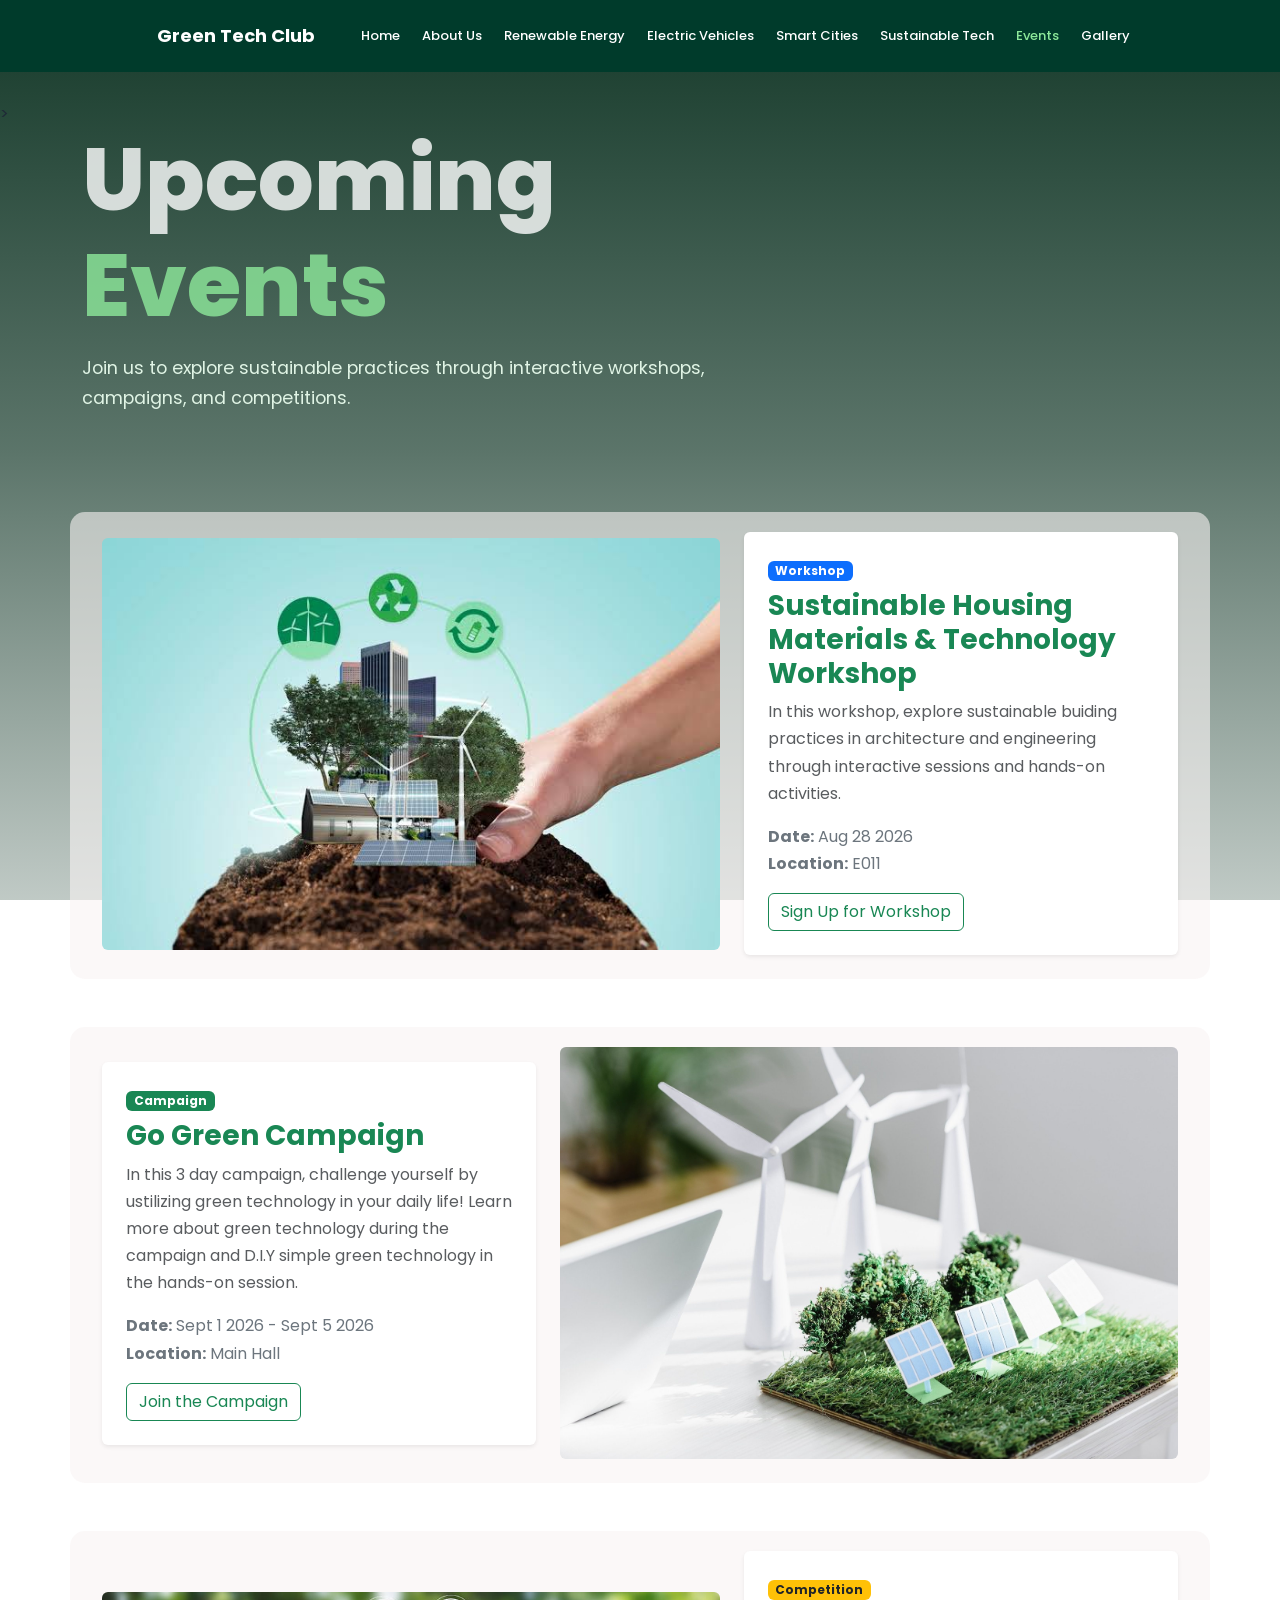
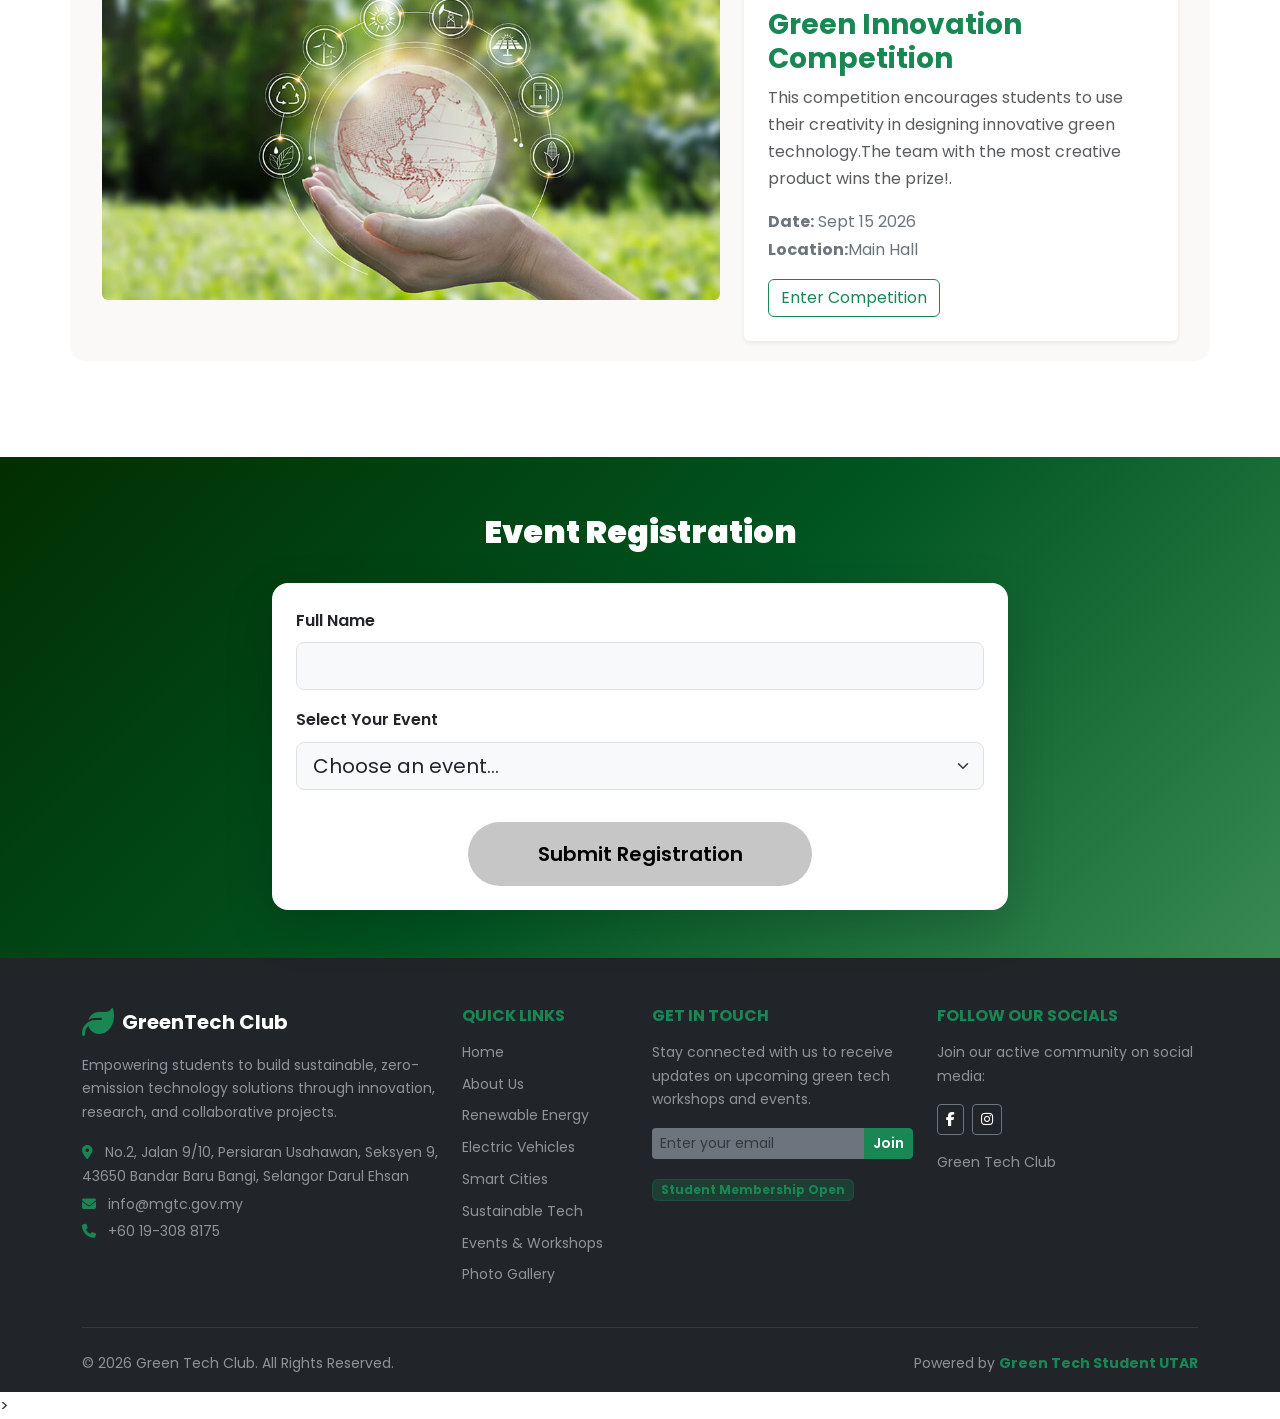
<file: events.html>
<!DOCTYPE html>
<html lang="en">

<head>
    <meta charset="UTF-8">
    <meta name="viewport" content="width=device-width, initial-scale=1.0">
    <title>Green Technology Club - Events</title>
    <link href="https://cdn.jsdelivr.net/npm/bootstrap@5.3.0/dist/css/bootstrap.min.css" rel="stylesheet">
    <link rel="stylesheet" href="https://cdn.jsdelivr.net/npm/bootstrap-icons@1.11.3/font/bootstrap-icons.min.css">
    <link rel="stylesheet" href="css/style-events-gallery.css">
    <link rel="stylesheet" href="https://cdnjs.cloudflare.com/ajax/libs/font-awesome/6.4.0/css/all.min.css">
    <link href="https://fonts.googleapis.com/css2?family=Poppins:wght@300;400;500;600;700;800&display=swap" rel="stylesheet">

    <!-- for footer-->> 
    <script src="https://code.jquery.com/jquery-3.6.0.min.js"></script>


  </head>

<body>
    <nav class="navbar navbar-expand-lg navbar-dark fixed-top">

        <div class="container">

            <!-- Logo -->
            <a class="navbar-brand fw-bold" href="index.html">
                <i class="bi bi-leaf-fill"></i>
                Green Tech Club
            </a>

            <!-- Mobile Menu -->
            <button class="navbar-toggler" type="button" data-bs-toggle="collapse" data-bs-target="#mainNavbar">

                <span class="navbar-toggler-icon"></span>

            </button>

            <!-- Navigation -->
            <div class="collapse navbar-collapse" id="mainNavbar">

                <ul class="navbar-nav ms-auto">

                    <li class="nav-item">
                        <a class="nav-link" href="index.html">
                            Home
                        </a>
                    </li>

                    <li class="nav-item">
                        <a class="nav-link" href="about.html">
                            About Us
                        </a>
                    </li>

                    <li class="nav-item">
                        <a class="nav-link" href="renewable_energy.html">
                            Renewable Energy
                        </a>
                    </li>

                    <li class="nav-item">
                        <a class="nav-link" href="electric_vehicle.html">
                            Electric Vehicles
                        </a>
                    </li>

                    <li class="nav-item">
                        <a class="nav-link" href="smart_cities.html">
                            Smart Cities
                        </a>
                    </li>

                    <li class="nav-item">
                        <a class="nav-link" href="sustainable_technologies.html">
                            Sustainable Tech
                        </a>
                    </li>

                    <li class="nav-item">
                        <a class="nav-link active" href="events.html">
                            Events
                        </a>
                    </li>

                    <li class="nav-item">
                        <a class="nav-link" href="gallery.html">
                            Gallery
                        </a>
                    </li>

                </ul>

            </div>

        </div>

    </nav>
    <div class="container ">
        <h1>Upcoming
            <p>Events</p>
        </h1>
        <p class="desc">Join us to explore sustainable practices through interactive workshops, campaigns, and
            competitions.</p>
    </div>
    <section class="py-5 ">
        <div class="container">
            <div class="row align-items-center mb-5 pb-4 box-style">
                <div class="col-md-7 mb-4 mb-md-0">
                    <img src="image/events/workshop.jpg" class="img-fluid rounded" alt="Sustainable Housing Workshop">
                </div>
                <div class="col-md-5">
                    <div class="card shadow-sm border-0">
                        <div class="card-body p-4">
                            <span class="badge bg-primary  mb-2">Workshop</span>
                            <h3 class="card-title fw-bold text-success">Sustainable Housing Materials & Technology
                                Workshop</h3>
                            <p class="card-text text-muted">In this workshop, explore sustainable buiding practices in
                                architecture and engineering
                                through interactive sessions and hands-on activities.</p>
                            <ul class="list-unstyled text-secondary">
                                <li><b>Date:</b> Aug 28 2026</li>
                                <li><b>Location:</b> E011</li>
                            </ul>
                            <a href="#register" class="btn btn-outline-success">Sign Up for Workshop</a>
                        </div>
                    </div>
                </div>
            </div>
            <div class="row align-items-center mb-5 pb-4 box-style">
                <div class="col-md-5 order-2 order-md-1">
                    <div class="card shadow-sm border-0">
                        <div class="card-body p-4">
                            <span class="badge bg-success mb-2">Campaign</span>
                            <h3 class="card-title fw-bold text-success">Go Green Campaign</h3>
                            <p class="card-text text-muted">In this 3 day campaign, challenge yourself by
                                ustilizing green technology in your daily life! Learn more about green technology
                                during the campaign and D.I.Y simple green technology in the hands-on session.</p>
                            <ul class="list-unstyled text-secondary">
                                <li><b>Date:</b> Sept 1 2026 - Sept 5 2026</li>
                                <li><b>Location:</b> Main Hall</li>
                            </ul>
                            <a href="#register" class="btn btn-outline-success">Join the Campaign</a>
                        </div>
                    </div>
                </div>
                <div class="col-md-7 order-1 order-md-2 mb-4 mb-md-0">
                    <img src="image/events/campaign.jpg" class="img-fluid rounded" alt="Go Green Campaign">
                </div>
            </div>
            <div class="row align-items-center mb-5 box-style">
                <div class="col-md-7 mb-4 mb-md-0">
                    <img src="image/events/competition.jpg" class="img-fluid rounded"
                        alt="Green Innovation Competition">
                </div>
                <div class="col-md-5">
                    <div class="card shadow-sm border-0">
                        <div class="card-body p-4">
                            <span class="badge bg-warning text-dark mb-2">Competition</span>
                            <h3 class="card-title fw-bold text-success">Green Innovation Competition</h3>
                            <p class="card-text text-muted">This competition encourages students to use
                                their creativity in designing innovative green technology.The team with
                                the most creative product wins the prize!.</p>
                            <ul class="list-unstyled text-secondary">
                                <li> <b>Date:</b> Sept 15 2026</li>
                                <li> <b>Location:</b>Main Hall</li>
                            </ul>
                            <a href="#register" class="btn btn-outline-success">Enter Competition</a>
                        </div>
                    </div>
                </div>
            </div>
        </div>
    </section>
    <section id="register" class="py-5 reg-style">
        <div class="container">
            <div class="row justify-content-center">
                <div class="col-md-8">
                    <div class="text-center card-header mb-4"><b>Event Registration</b></div>
                    <div class="card shadow-lg rounded-4 border-0">
                        <div class="card-body  p-4">
                            <form>
                                <div class="mb-3">
                                    <label for="studentName" class="form-label fw-semibold">Full Name</label>
                                    <input type="text" class="form-control form-control-lg bg-light py-2"
                                        id="studentName" required>
                                </div>
                                <div class="mb-3">
                                    <label for="eventSelect" class="form-label fw-semibold">Select Your Event</label>
                                    <select class="form-select form-select-lg bg-light py-2" id="eventSelect" required>
                                        <option value="" selected disabled>Choose an event...</option>
                                        <option value="workshop">Sustainable Housing Workshop</option>
                                        <option value="campaign">Go Green Campaign</option>
                                        <option value="competition">Green Innovation Competition</option>
                                    </select>
                                </div>
                                <button onclick="storeData(event)" type="submit"
                                    class="btn text-black fw-semibold w-50 py-3 mt-3 fs-5">Submit
                                    Registration</button>
                            </form>
                        </div>
                    </div>
                </div>
            </div>
        </div>
    </section>
<!-- Footer will be loaded here -->
<div id="site-footer"></div>

    <script src="https://cdn.jsdelivr.net/npm/bootstrap@5.3.0/dist/js/bootstrap.bundle.min.js"></script>

    <script src="https://code.jquery.com/jquery-3.6.0.min.js"></script>

    <script src="javaScript/script-events.js"></script>

    </script>

<!-- Success Popup Modal -->
  <div class="modal fade" id="joinSuccessModal" tabindex="-1" aria-hidden="true">
    <div class="modal-dialog modal-dialog-centered">
      <div class="modal-content bg-dark text-white border-success">
        <div class="modal-header border-0 pb-0">
          <button type="button" class="btn-close btn-close-white" data-bs-dismiss="modal" aria-label="Close"></button>
        </div>
        <div class="modal-body text-center py-4">
          <i class="bi bi-check-circle-fill text-success fs-1 mb-3 d-block"></i>
          <h5 class="fw-bold mb-2">Welcome!</h5>
          <p class="mb-0 text-white-50">You have successfully joined the Green Tech Club!</p>
        </div>
        <div class="modal-footer border-0 pt-0 justify-content-center">
          <button type="button" class="btn btn-success px-4" data-bs-dismiss="modal">Great!</button>
        </div>
      </div>
    </div>
  </div>

  <!-- Bootstrap JS (Ensure Bootstrap JS is loaded for modal functionality) -->
  <script src="https://cdn.jsdelivr.net/npm/bootstrap@5.3.3/dist/js/bootstrap.bundle.min.js"></script>
 <!--loding footer-->> 
<script>
    $(document).ready(function() {
        // loading footer.html into #site-footer 
        $("#site-footer").load("footer.html");
    });

</script>
  <!-- Newsletter Handler Script -->
  <script>
    function handleJoin(event) {
      event.preventDefault();
      
      // Trigger Bootstrap modal
      const modal = new bootstrap.Modal(document.getElementById('joinSuccessModal'));
      modal.show();
      
      // Reset input field
      document.getElementById('newsletterEmail').value = '';
    }
  </script>
    
</body>
</html>
</file>
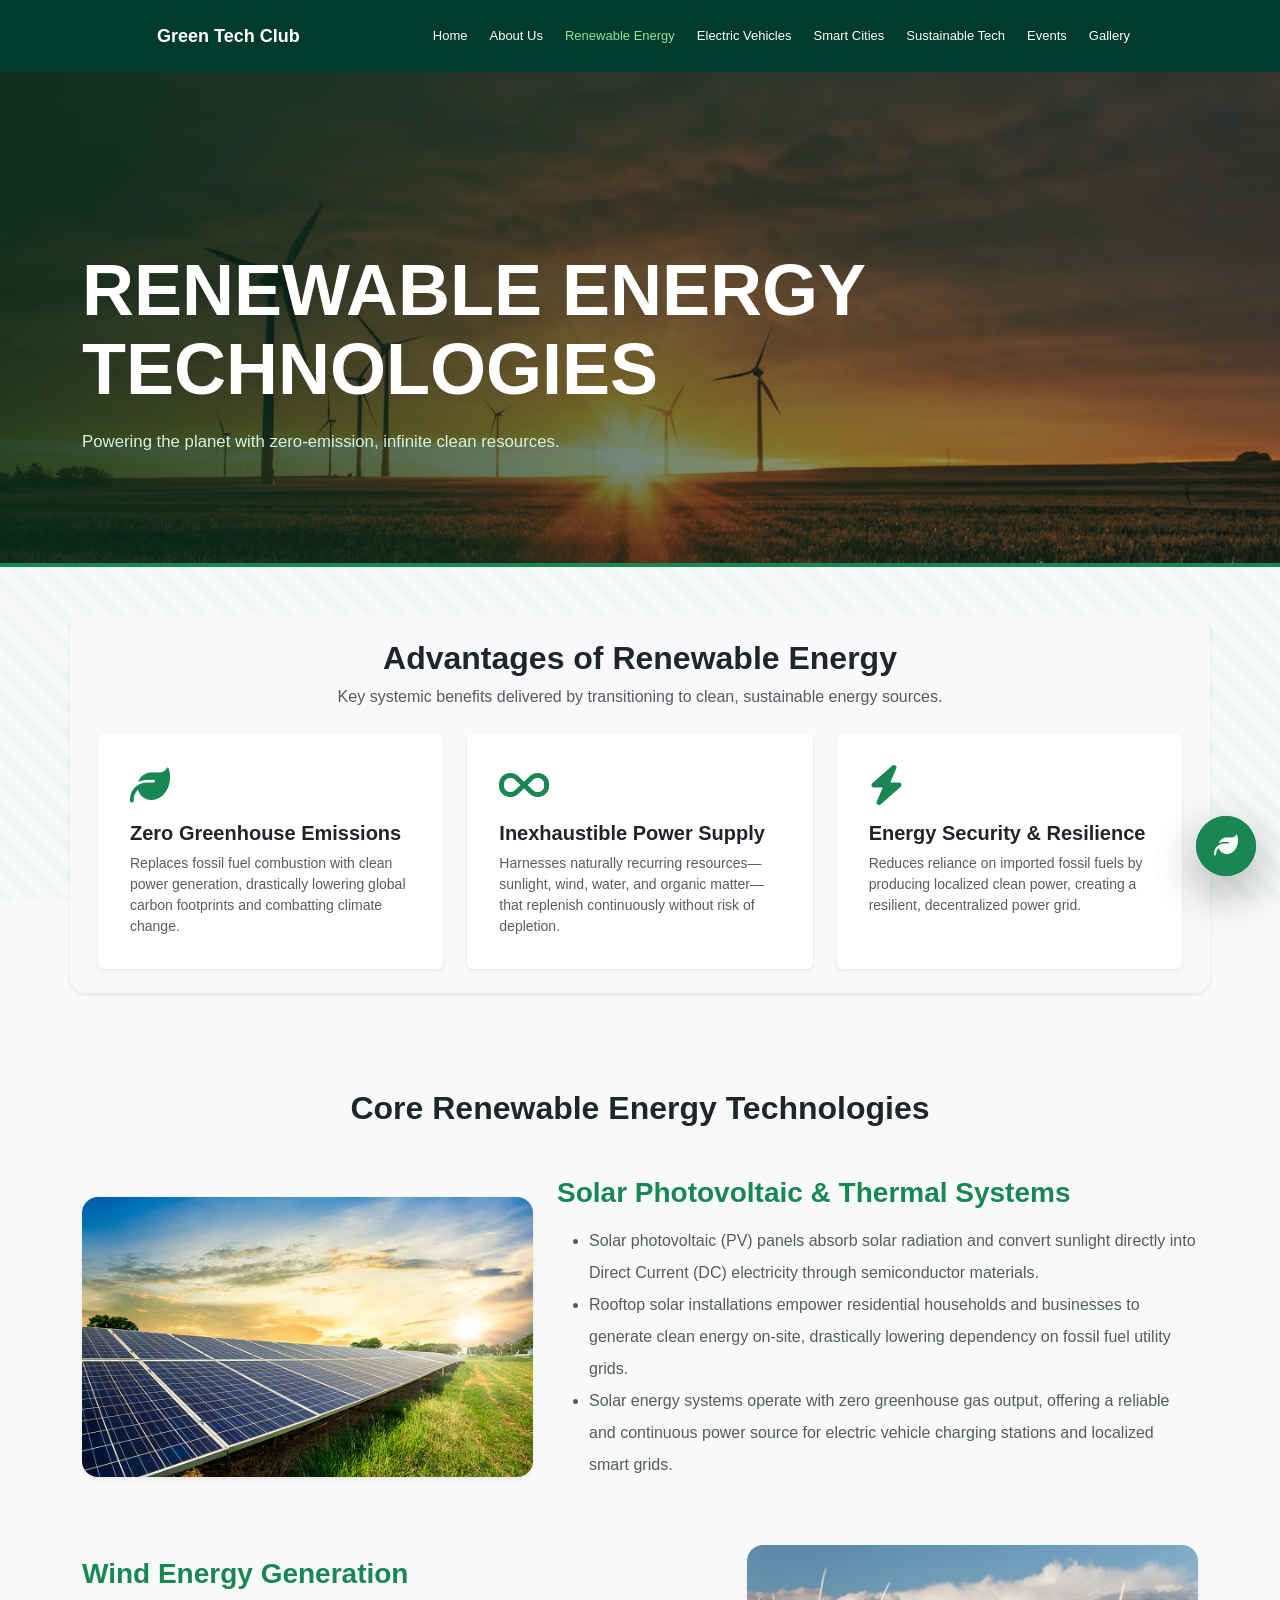
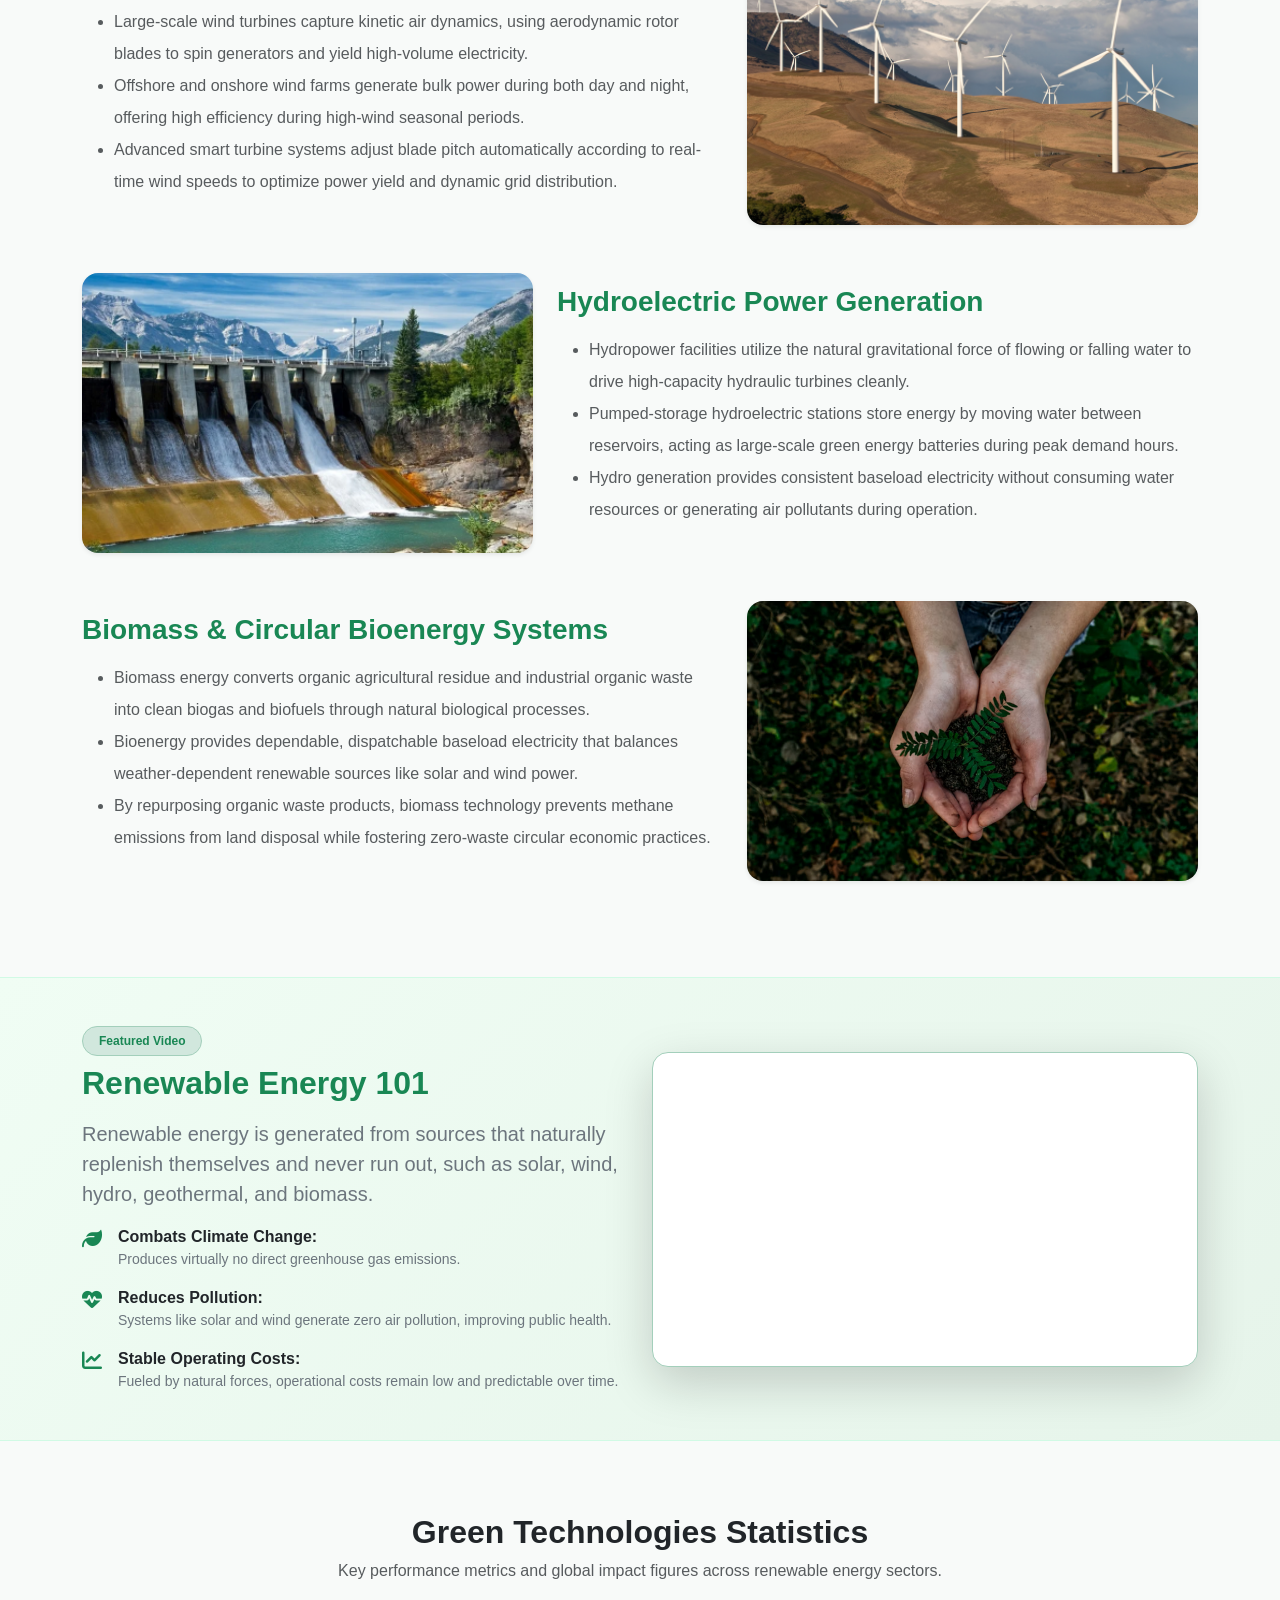
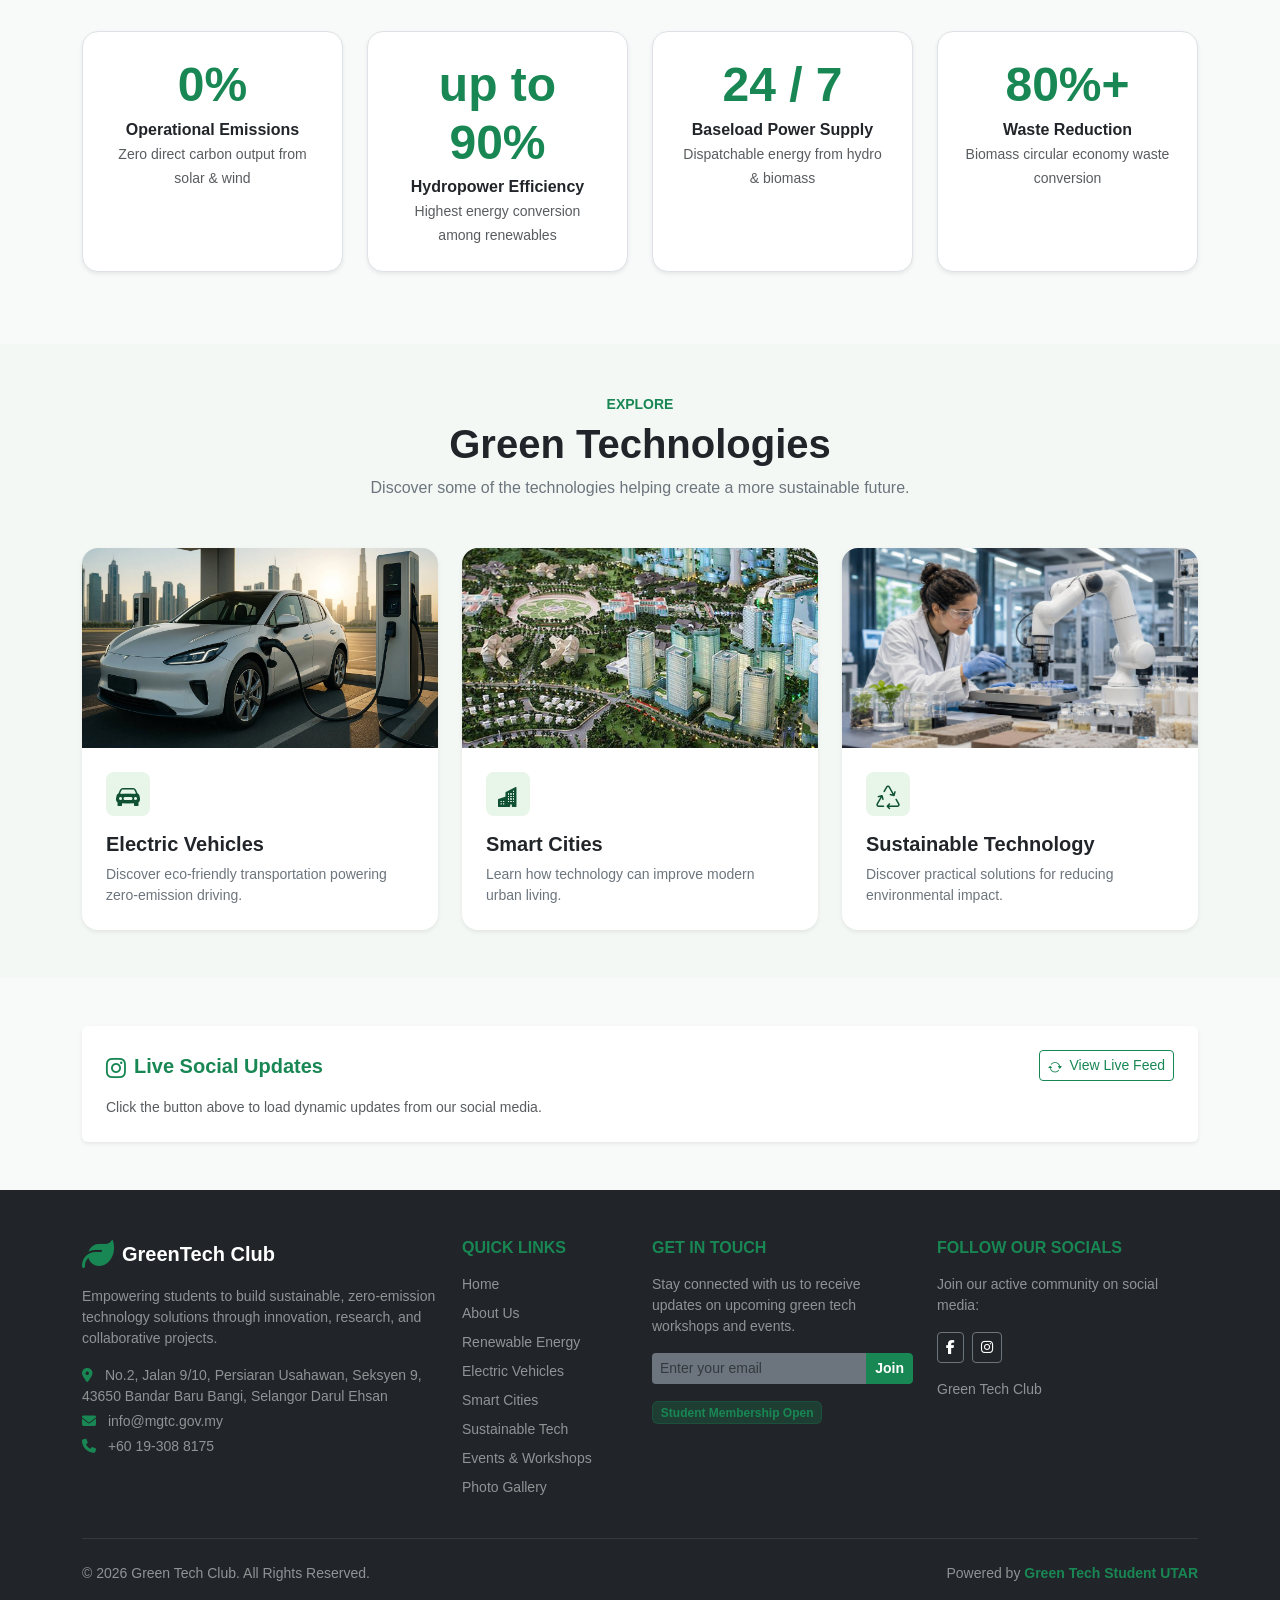
<file: renewable_energy.html>
<!DOCTYPE html>
<html lang="en">
<head>
  <meta charset="UTF-8">
  <meta name="viewport" content="width=device-width, initial-scale=1.0">
  <title>Reneweable Energy</title>

  <!-- 1. Google Fonts (Poppins) - REQUIRED FOR THE SMART CITY LOOK -->
  <link rel="preconnect" href="https://fonts.googleapis.com">
  <link rel="preconnect" href="https://fonts.gstatic.com" crossorigin>
  <link href="https://fonts.googleapis.com/css2?family=Poppins:wght@400;500;700;800&display=swap" rel="stylesheet">

  <!-- 2. External CDNs -->
  <link rel="stylesheet" href="https://cdn.jsdelivr.net/npm/bootstrap@5.3.3/dist/css/bootstrap.min.css">
  <link rel="stylesheet" href="https://cdnjs.cloudflare.com/ajax/libs/font-awesome/6.5.1/css/all.min.css">
  <link rel="stylesheet" href="https://cdn.jsdelivr.net/npm/bootstrap-icons@1.11.3/font/bootstrap-icons.min.css">

  <!-- 3. Your Local CSS -->
  <link rel="stylesheet" href="css/final-header-style.css">
  
  <meta http-equiv="Content-Security-Policy" content="
  default-src 'self' https: http:;
  script-src 'self' 'unsafe-inline' https://code.jquery.com https://cdn.jsdelivr.net https://cdnjs.cloudflare.com https://connect.facebook.net https://www.instagram.com;
  style-src 'self' 'unsafe-inline' https://cdn.jsdelivr.net https://cdnjs.cloudflare.com https://fonts.googleapis.com;
  font-src 'self' https://cdn.jsdelivr.net https://cdnjs.cloudflare.com https://fonts.gstatic.com;
  img-src 'self' data: https: http:;
  child-src 'self' https://www.facebook.com https://www.instagram.com https://www.youtube.com https://www.youtube-nocookie.com;
  frame-src 'self' https://www.facebook.com https://www.instagram.com https://www.youtube.com https://www.youtube-nocookie.com;
  connect-src 'self' https://api.open-meteo.com https://cdn.jsdelivr.net ws://127.0.0.1:* http://127.0.0.1:*;
">

</head>

<body>

    <!-- Social Media SDKs -->
    <div id="fb-root"></div>
    <script async defer crossorigin="anonymous" src="https://connect.facebook.net/en_US/sdk.js#xfbml=1&version=v18.0"></script>
    <script async src="https://www.instagram.com/embed.js"></script>

    <!-- ================= NAVBAR ================= -->
    <nav class="navbar navbar-expand-lg">
        <div class="container">
            <!-- Logo -->
            <a class="navbar-brand" href="index.html">
                <i class="bi bi-leaf-fill"></i>
                Green Tech Club
            </a>

            <!-- Mobile Menu -->
            <button
                class="navbar-toggler"
                type="button"
                data-bs-toggle="collapse"
                data-bs-target="#mainNavbar">
                <span class="navbar-toggler-icon"></span>
            </button>

            <!-- Navigation -->
            <div class="collapse navbar-collapse" id="mainNavbar">
                <ul class="navbar-nav ms-auto">
                    <li class="nav-item">
                        <a class="nav-link" href="index.html">Home</a>
                    </li>
                    <li class="nav-item">
                        <a class="nav-link" href="about.html">About Us</a>
                    </li>
                    <li class="nav-item">
                        <a class="nav-link active" href="renewable_energy.html">Renewable Energy</a>
                    </li>
                    <li class="nav-item">
                        <a class="nav-link" href="electric_vehicle.html">Electric Vehicles</a>
                    </li>
                    <li class="nav-item">
                        <a class="nav-link" href="smart_cities.html">Smart Cities</a>
                    </li>
                    <li class="nav-item">
                        <a class="nav-link" href="sustainable_technologies.html">Sustainable Tech</a>
                    </li>
                    <li class="nav-item">
                        <a class="nav-link" href="events.html">Events</a>
                    </li>
                    <li class="nav-item">
                        <a class="nav-link" href="gallery.html">Gallery</a>
                    </li>
                </ul>
            </div>
        </div>
    </nav>

    <!-- Hero Header -->
    <header class="hero-energy">
        <div class="container">
            <h1>Renewable Energy Technologies</h1>
            <p>Powering the planet with zero-emission, infinite clean resources.</p>
        </div>
    </header>

  <!-- Floating Trigger Button (Bottom Right) -->
<button class="btn btn-success rounded-circle shadow-lg position-fixed bottom-0 end-0 m-4 p-3 z-3" 
        type="button" 
        data-bs-toggle="offcanvas" 
        data-bs-target="#envDataSidebar" 
        aria-controls="envDataSidebar" 
        style="width: 60px; height: 60px;" 
        title="Live Environmental Conditions">
  <i class="fa-solid fa-leaf fa-xl"></i>
</button>

<!-- Offcanvas Sidebar Component -->
<div class="offcanvas offcanvas-end rounded-start-4" tabindex="-1" id="envDataSidebar" aria-labelledby="envDataSidebarLabel">
  <div class="offcanvas-header bg-success text-white">
    <h5 class="offcanvas-title fw-bold" id="envDataSidebarLabel">
      <i class="fa-solid fa-cloud-sun-rain me-2"></i>Live Environmental Status
    </h5>
    <button type="button" class="btn-close btn-close-white" data-bs-dismiss="offcanvas" aria-label="Close"></button>
  </div>
  
  <div class="offcanvas-body p-4 bg-light">
    <p class="text-muted small mb-4">
      Real-time environmental data fetched via Open-Meteo RESTful API for <strong>Kuala Lumpur, Malaysia</strong>.
    </p>

    <!-- API Loading Indicator -->
    <div id="api-loader" class="text-center py-4">
      <div class="spinner-border text-success" role="status">
        <span class="visually-hidden">Loading...</span>
      </div>
      <p class="text-muted small mt-2 mb-0">Fetching live API data...</p>
    </div>

    <!-- Container where jQuery injects API Data Vertically in the Sidebar -->
    <div id="api-data-container" class="d-flex flex-column gap-3" style="display: none;"></div>
  </div>
</div>

  <!-- Advantages of Renewable Energy -->
  <section class="container my-5 py-4 bg-light rounded-4 shadow-sm">
    <div class="text-center mb-4">
      <h2 class="fw-bold text-dark">Advantages of Renewable Energy</h2>
      <p class="text-muted">Key systemic benefits delivered by transitioning to clean, sustainable energy sources.</p>
    </div>
    
    <div class="row g-4 px-md-3">
      <div class="col-md-4">
        <div class="card h-100 border-0 shadow-sm p-3">
          <div class="card-body">
            <i class="fa-solid fa-leaf text-success fs-1 mb-3"></i>
            <h5 class="fw-bold text-dark mb-2">Zero Greenhouse Emissions</h5>
            <p class="text-muted small mb-0">Replaces fossil fuel combustion with clean power generation, drastically lowering global carbon footprints and combatting climate change.</p>
          </div>
        </div>
      </div>
      
      <div class="col-md-4">
        <div class="card h-100 border-0 shadow-sm p-3">
          <div class="card-body">
            <i class="fa-solid fa-infinity text-success fs-1 mb-3"></i>
            <h5 class="fw-bold text-dark mb-2">Inexhaustible Power Supply</h5>
            <p class="text-muted small mb-0">Harnesses naturally recurring resources—sunlight, wind, water, and organic matter—that replenish continuously without risk of depletion.</p>
          </div>
        </div>
      </div>
      
      <div class="col-md-4">
        <div class="card h-100 border-0 shadow-sm p-3">
          <div class="card-body">
            <i class="fa-solid fa-bolt text-success fs-1 mb-3"></i>
            <h5 class="fw-bold text-dark mb-2">Energy Security & Resilience</h5>
            <p class="text-muted small mb-0">Reduces reliance on imported fossil fuels by producing localized clean power, creating a resilient, decentralized power grid.</p>
          </div>
        </div>
      </div>
    </div>
  </section>

  <!-- 1. Solar Energy -->
  <section class="container my-5">
    <h2 class="text-center fw-bold mb-5 text-dark">Core Renewable Energy Technologies</h2>

    <div class="row align-items-center mb-5 g-4">
      <div class="col-md-5">
        <img src="image/solar-panel.png" alt="Solar Photovoltaic Systems" class="img-fluid rounded-4 shadow-sm w-100 object-fit-cover" style="height: 280px;">
      </div>
      <div class="col-md-7">
        <h3 class="fw-bold text-success mb-3">Solar Photovoltaic & Thermal Systems</h3>
        <ul class="text-muted lh-lg">
          <li>Solar photovoltaic (PV) panels absorb solar radiation and convert sunlight directly into Direct Current (DC) electricity through semiconductor materials.</li>
          <li>Rooftop solar installations empower residential households and businesses to generate clean energy on-site, drastically lowering dependency on fossil fuel utility grids.</li>
          <li>Solar energy systems operate with zero greenhouse gas output, offering a reliable and continuous power source for electric vehicle charging stations and localized smart grids.</li>
        </ul>
      </div>
    </div>

    <!-- 1. Wind Energy -->
    <div class="row align-items-center mb-5 g-4 flex-md-row-reverse">
      <div class="col-md-5">
        <img src="image/wind-energy.png" alt="Wind Energy Turbines" class="img-fluid rounded-4 shadow-sm w-100 object-fit-cover" style="height: 280px;">
      </div>
      <div class="col-md-7">
        <h3 class="fw-bold text-success mb-3">Wind Energy Generation</h3>
        <ul class="text-muted lh-lg">
          <li>Large-scale wind turbines capture kinetic air dynamics, using aerodynamic rotor blades to spin generators and yield high-volume electricity.</li>
          <li>Offshore and onshore wind farms generate bulk power during both day and night, offering high efficiency during high-wind seasonal periods.</li>
          <li>Advanced smart turbine systems adjust blade pitch automatically according to real-time wind speeds to optimize power yield and dynamic grid distribution.</li>
        </ul>
      </div>
    </div>

    <!-- 1. Hydro Energy -->
    <div class="row align-items-center mb-5 g-4">
      <div class="col-md-5">
        <img src="image/hydro-energy.png" alt="Hydroelectric Power Facility" class="img-fluid rounded-4 shadow-sm w-100 object-fit-cover" style="height: 280px;">
      </div>
      <div class="col-md-7">
        <h3 class="fw-bold text-success mb-3">Hydroelectric Power Generation</h3>
        <ul class="text-muted lh-lg">
          <li>Hydropower facilities utilize the natural gravitational force of flowing or falling water to drive high-capacity hydraulic turbines cleanly.</li>
          <li>Pumped-storage hydroelectric stations store energy by moving water between reservoirs, acting as large-scale green energy batteries during peak demand hours.</li>
          <li>Hydro generation provides consistent baseload electricity without consuming water resources or generating air pollutants during operation.</li>
        </ul>
      </div>
    </div>

    <!-- 4. Biomass Energy -->
    <div class="row align-items-center mb-5 g-4 flex-md-row-reverse">
      <div class="col-md-5">
        <img src="image/biomass-energy.png" alt="Biomass & Bioenergy Systems" class="img-fluid rounded-4 shadow-sm w-100 object-fit-cover" style="height: 280px;">
      </div>
      <div class="col-md-7">
        <h3 class="fw-bold text-success mb-3">Biomass & Circular Bioenergy Systems</h3>
        <ul class="text-muted lh-lg">
          <li>Biomass energy converts organic agricultural residue and industrial organic waste into clean biogas and biofuels through natural biological processes.</li>
          <li>Bioenergy provides dependable, dispatchable baseload electricity that balances weather-dependent renewable sources like solar and wind power.</li>
          <li>By repurposing organic waste products, biomass technology prevents methane emissions from land disposal while fostering zero-waste circular economic practices.</li>
        </ul>
      </div>
    </div>
  </section>

  <!-- Learn More: Renewable Energy Section -->
<section class="py-5" style="background: linear-gradient(135deg, #f0fdf4 0%, #e6f4ea 100%); border-top: 1px solid #d1fae5; border-bottom: 1px solid #d1fae5;">
  <div class="container">
    <div class="row align-items-center g-4">
      <!-- Text & Key Highlights -->
      <div class="col-lg-6">
        <span class="badge bg-success-subtle text-success border border-success-subtle px-3 py-2 rounded-pill fw-semibold mb-2">
          Featured Video
        </span>
        <h2 class="fw-bold text-success mb-3">Renewable Energy 101</h2>
        <p class="text-secondary lead mb-3">
          Renewable energy is generated from sources that naturally replenish themselves and never run out, such as solar, wind, hydro, geothermal, and biomass.
        </p>

        <ul class="list-unstyled d-flex flex-column gap-3 text-secondary mb-0">
          <li class="d-flex align-items-start">
            <i class="fa-solid fa-leaf text-success me-3 mt-1 fs-5"></i>
            <div>
              <strong class="text-dark">Combats Climate Change:</strong>
              <div class="small">Produces virtually no direct greenhouse gas emissions.</div>
            </div>
          </li>
          <li class="d-flex align-items-start">
            <i class="fa-solid fa-heart-pulse text-success me-3 mt-1 fs-5"></i>
            <div>
              <strong class="text-dark">Reduces Pollution:</strong>
              <div class="small">Systems like solar and wind generate zero air pollution, improving public health.</div>
            </div>
          </li>
          <li class="d-flex align-items-start">
            <i class="fa-solid fa-chart-line text-success me-3 mt-1 fs-5"></i>
            <div>
              <strong class="text-dark">Stable Operating Costs:</strong>
              <div class="small">Fueled by natural forces, operational costs remain low and predictable over time.</div>
            </div>
          </li>
        </ul>
      </div>

      <!-- Embedded Video Container -->
      <div class="col-lg-6">
        <div class="p-2 bg-white rounded-4 shadow-lg border border-success-subtle">
          <div class="ratio ratio-16x9 rounded-3 overflow-hidden">
            <iframe 
              src="https://www.youtube-nocookie.com/embed/1kUE0BZtTRc" 
              title="Renewable Energy 101 - National Geographic" 
              allowfullscreen 
              allow="accelerometer; autoplay; clipboard-write; encrypted-media; gyroscope; picture-in-picture">
            </iframe>
          </div>
        </div>
      </div>
    </div>
  </div>
</section>

  <!-- Renewable Energy Technologies Statistics -->
  <section class="container my-5 py-4">
    <div class="text-center mb-5">
      <h2 class="fw-bold text-dark">Green Technologies Statistics</h2>
      <p class="text-muted">Key performance metrics and global impact figures across renewable energy sectors.</p>
    </div>

    <div class="row text-center g-4">
      <div class="col-6 col-md-3">
        <div class="p-4 bg-white border rounded-4 shadow-sm h-100">
          <p class="display-5 fw-bold text-success mb-1">0%</p>
          <p class="fw-semibold text-dark mb-0">Operational Emissions</p>
          <small class="text-muted">Zero direct carbon output from solar & wind</small>
        </div>
      </div>

      <div class="col-6 col-md-3">
        <div class="p-4 bg-white border rounded-4 shadow-sm h-100">
          <p class="display-5 fw-bold text-success mb-1">up to 90%</p>
          <p class="fw-semibold text-dark mb-0">Hydropower Efficiency</p>
          <small class="text-muted">Highest energy conversion among renewables</small>
        </div>
      </div>

      <div class="col-6 col-md-3">
        <div class="p-4 bg-white border rounded-4 shadow-sm h-100">
          <p class="display-5 fw-bold text-success mb-1">24 / 7</p>
          <p class="fw-semibold text-dark mb-0">Baseload Power Supply</p>
          <small class="text-muted">Dispatchable energy from hydro & biomass</small>
        </div>
      </div>

      <div class="col-6 col-md-3">
        <div class="p-4 bg-white border rounded-4 shadow-sm h-100">
          <p class="display-5 fw-bold text-success mb-1">80%+ </p>
          <p class="fw-semibold text-dark mb-0">Waste Reduction</p>
          <small class="text-muted">Biomass circular economy waste conversion</small>
        </div>
      </div>
    </div>
  </section>

  <!-- ================= EXPLORE ================= -->
<section id="explore" class="explore-section py-5" style="background-color: #f4f8f5;">

    <div class="container">

        <div class="section-heading text-center mb-5">
            <span class="section-label fw-bold text-success text-uppercase small tracking-wide">
                EXPLORE
            </span>
            <h2 class="fw-bold display-6 text-dark mt-1">
                Green Technologies
            </h2>
            <p class="text-secondary">
                Discover some of the technologies helping create a more sustainable future.
            </p>
        </div>

        <div class="row g-4 justify-content-center">

            <!-- ELECTRIC VEHICLES (EV) -->
            <div class="col-md-6 col-lg-4">
                <a href="electric_vehicle.html" class="technology-card-link text-decoration-none">
                    <article class="technology-card bg-white rounded-4 shadow-sm overflow-hidden h-100 border-0">
                        <img src="image\electic car.webp" alt="Electric vehicle" class="w-100 d-block" style="height: 200px; object-fit: cover;">
                        <div class="card-content p-4">
                            <div class="card-icon d-inline-flex align-items-center justify-content-center bg-success bg-opacity-10 rounded-3 p-2 mb-3" style="width: 44px; height: 44px; background-color: #e8f5e9 !important;">
                              <i class="bi bi-car-front-fill fs-4" style="color: #0f5132;"></i>
                            </div>
                            <h3 class="h5 fw-bold text-dark">Electric Vehicles</h3>
                            <p class="text-secondary small mb-0">Discover eco-friendly transportation powering zero-emission driving.</p>
                        </div>
                    </article>
                </a>
            </div>

            <!-- SMART CITY -->
            <div class="col-md-6 col-lg-4">
                <a href="smart_cities.html" class="technology-card-link text-decoration-none">
                    <article class="technology-card bg-white rounded-4 shadow-sm overflow-hidden h-100 border-0">
                        <img src="image\smart_city.jpg" alt="Smart city" class="w-100 d-block" style="height: 200px; object-fit: cover;">
                        <div class="card-content p-4">
                            <div class="card-icon d-inline-flex align-items-center justify-content-center bg-success bg-opacity-10 text-success rounded-3 p-2 mb-3" style="width: 44px; height: 44px; background-color: #e8f5e9 !important;">
                              <i class="bi bi-buildings-fill fs-5" style="color: #0f5132;"></i>
                            </div>
                            <h3 class="h5 fw-bold text-dark">Smart Cities</h3>
                            <p class="text-secondary small mb-0">Learn how technology can improve modern urban living.</p>
                        </div>
                    </article>
                </a>
            </div>

            <!-- SUSTAINABLE TECH -->
            <div class="col-md-6 col-lg-4">
                <a href="sustainable_technologies.html" class="technology-card-link text-decoration-none">
                    <article class="technology-card bg-white rounded-4 shadow-sm overflow-hidden h-100 border-0">
                        <img src="image\sustainable.jpg" alt="Sustainable technology" class="w-100 d-block" style="height: 200px; object-fit: cover;">
                        <div class="card-content p-4">
                            <div class="card-icon d-inline-flex align-items-center justify-content-center bg-success bg-opacity-10 rounded-3 p-2 mb-3" style="width: 44px; height: 44px; background-color: #e8f5e9 !important;">
                                <i class="bi bi-recycle fs-4" style="color: #0f5132;"></i>
                            </div>
                            <h3 class="h5 fw-bold text-dark">Sustainable Technology</h3>
                            <p class="text-secondary small mb-0">Discover practical solutions for reducing environmental impact.</p>
                        </div>
                    </article>
                </a>
            </div>

        </div>

    </div>

</section>

<!-- Live Social Feed Section -->
<section class="container my-5">
    <div class="card border-0 shadow-sm p-4">
        <div class="d-flex align-items-center justify-content-between mb-3">
            <h5 class="fw-bold m-0 text-success d-flex align-items-center gap-2">
                <i class="bi bi-instagram"></i>
                <span>Live Social Updates</span>
            </h5>
            <!-- Interactive jQuery Button to trigger API Modal -->
            <button id="openSocialModal" class="btn btn-outline-success btn-sm d-flex align-items-center gap-2">
                <i class="bi bi-arrow-repeat"></i> View Live Feed
            </button>
        </div>
        <p class="text-muted small mb-0">Click the button above to load dynamic updates from our social media.</p>
    </div>
</section>

<!-- Social Media Feed Popup Modal -->
<div class="modal fade" id="socialFeedModal" tabindex="-1" aria-labelledby="socialFeedModalLabel" aria-hidden="true">
    <div class="modal-dialog modal-dialog-centered modal-lg">
        <div class="modal-content border-0 shadow">
            <div class="modal-header bg-success text-white">
                <h5 class="modal-title fw-bold d-flex align-items-center gap-2" id="socialFeedModalLabel">
                    <i class="bi bi-instagram"></i>
                    Green Tech Social Updates
                </h5>
                <button type="button" class="btn-close btn-close-white" data-bs-dismiss="modal" aria-label="Close"></button>
            </div>
            <div class="modal-body p-4">
                <!-- Dynamic Feed Container injected by jQuery -->
                <div id="modal-social-feed" class="row g-3">
                    <div class="text-center py-4 text-muted">
                        <div class="spinner-border text-success mb-2" role="status"></div>
                        <div>Fetching live API posts...</div>
                    </div>
                </div>
            </div>
            <div class="modal-footer bg-light">
                <button type="button" class="btn btn-secondary btn-sm" data-bs-dismiss="modal">Close</button>
                <button id="refreshFeedBtn" class="btn btn-success btn-sm d-flex align-items-center gap-1">
                    <i class="bi bi-arrow-clockwise"></i> Refresh
                </button>
            </div>
        </div>
    </div>
</div>

  <script src="https://code.jquery.com/jquery-3.6.4.min.js"></script>
  <script src="https://cdn.jsdelivr.net/npm/bootstrap@5.3.0/dist/js/bootstrap.bundle.min.js"></script>
  <script src="javaScript/member2-api.js"></script>

  <script src="https://code.jquery.com/jquery-3.6.0.min.js"></script>

<!-- Footer will be loaded here -->
<div id="site-footer"></div>

<script>

$(document).ready(function() {
    const socialModal = new bootstrap.Modal(document.getElementById('socialFeedModal'));
    const IG_PROFILE_URL = 'https://www.instagram.com/mgtc.my/';
    const IG_HANDLE = '@mgtc.my';

    function fetchSocialPosts() {
        $('#modal-social-feed').html(`
            <div class="text-center py-4 text-muted">
                <div class="spinner-border text-success mb-2" role="status"></div>
                <div>Fetching live updates from ${IG_HANDLE}...</div>
            </div>
        `);

        // jQuery RESTful API GET request (Fetching live Malaysian Green Tech news stream)
        $.ajax({
            url: 'https://api.rss2json.com/v1/api.json?rss_url=https%3A%2F%2Fnews.google.com%2Frss%2Fsearch%3Fq%3DMalaysian%2BGreen%2BTechnology%2BAnd%2BClimate%2BChange%2BCentre',
            type: 'GET',
            dataType: 'json',
            timeout: 3500,
            success: function(data) {
                if(data.status === 'ok' && data.items.length > 0) {
                    renderPosts(data.items.slice(0, 3));
                } else {
                    loadFallbackPosts();
                }
            },
            error: function() {
                loadFallbackPosts();
            }
        });
    }

    function loadFallbackPosts() {
        const fallbackPosts = [
            { title: "Empowering green technology adoption and sustainable energy initiatives across Malaysia." },
            { title: "Driving low-carbon mobility solutions and electric vehicle ecosystem developments." },
            { title: "Promoting green catalyst programs to accelerate sustainable economic growth." }
        ];
        renderPosts(fallbackPosts);
    }

    function renderPosts(data) {
        let feedHtml = '';
        $.each(data, function(index, post) {
            const postTitle = post.title ? post.title.substring(0, 90) + '...' : 'Check out our latest update on Instagram.';
            
            feedHtml += `
                <div class="col-md-4">
                    <div class="p-3 border rounded h-100 bg-light d-flex flex-column justify-content-between">
                        <div>
                            <div class="d-flex align-items-center mb-2">
                                <i class="bi bi-instagram text-success me-2 fs-5"></i>
                                <div>
                                    <a href="${IG_PROFILE_URL}" target="_blank" class="text-decoration-none">
                                        <strong class="d-block text-dark small">${IG_HANDLE}</strong>
                                    </a>
                                    <span class="text-muted" style="font-size:0.75rem;">Official Update</span>
                                </div>
                            </div>
                            <p class="card-text small text-secondary mb-3">${postTitle}</p>
                        </div>
                        <a href="${IG_PROFILE_URL}" target="_blank" class="btn btn-sm btn-outline-success w-100 fw-semibold">
                            <i class="bi bi-box-arrow-up-right me-1"></i> View on IG
                        </a>
                    </div>
                </div>
            `;
        });
        $('#modal-social-feed').html(feedHtml);
    }

    // Modal Trigger
    $('#openSocialModal').on('click', function() {
        socialModal.show();
        fetchSocialPosts();
    });

    // Refresh Trigger
    $('#refreshFeedBtn').on('click', function() {
        fetchSocialPosts();
    });
});
</script>

  <!-- Floating Trigger Button -->
<button class="btn btn-success rounded-circle shadow-lg position-fixed bottom-0 end-0 m-4 p-3 z-3" 
        type="button" 
        data-bs-toggle="offcanvas" 
        data-bs-target="#envDataSidebar" 
        aria-controls="envDataSidebar" 
        style="width: 60px; height: 60px;" 
        title="Live Environmental Conditions">
  <i class="fa-solid fa-leaf fa-xl"></i>
</button>

<!-- Offcanvas Sidebar Component -->
<div class="offcanvas offcanvas-end rounded-start-4" tabindex="-1" id="envDataSidebar" aria-labelledby="envDataSidebarLabel">
  <div class="offcanvas-header bg-success text-white">
    <h5 class="offcanvas-title fw-bold" id="envDataSidebarLabel">
      <i class="fa-solid fa-cloud-sun-rain me-2"></i>Live Environmental Status
    </h5>
    <button type="button" class="btn-close btn-close-white" data-bs-dismiss="offcanvas" aria-label="Close"></button>
  </div>
  
  <div class="offcanvas-body p-4 bg-light">
    <p class="text-muted small mb-4">
      Real-time environmental data fetched via Open-Meteo RESTful API for <strong>Kuala Lumpur, Malaysia</strong>.
    </p>

    <!-- API Loading Indicator -->
    <div id="api-loader" class="text-center py-4">
      <div class="spinner-border text-success" role="status">
        <span class="visually-hidden">Loading...</span>
      </div>
      <p class="text-muted small mt-2 mb-0">Fetching live API data...</p>
    </div>

    <!-- Container where jQuery injects API Data -->
    <div id="api-data-container" class="d-flex flex-column gap-3" style="display: none;"></div>
  </div>
</div>

  </script>

<!-- Success Popup Modal -->
  <div class="modal fade" id="joinSuccessModal" tabindex="-1" aria-hidden="true">
    <div class="modal-dialog modal-dialog-centered">
      <div class="modal-content bg-dark text-white border-success">
        <div class="modal-header border-0 pb-0">
          <button type="button" class="btn-close btn-close-white" data-bs-dismiss="modal" aria-label="Close"></button>
        </div>
        <div class="modal-body text-center py-4">
          <i class="bi bi-check-circle-fill text-success fs-1 mb-3 d-block"></i>
          <h5 class="fw-bold mb-2">Welcome!</h5>
          <p class="mb-0 text-white-50">You have successfully joined the Green Tech Club!</p>
        </div>
        <div class="modal-footer border-0 pt-0 justify-content-center">
          <button type="button" class="btn btn-success px-4" data-bs-dismiss="modal">Great!</button>
        </div>
      </div>
    </div>
  </div>

  <!-- Bootstrap JS (Ensure Bootstrap JS is loaded for modal functionality) -->
  <script src="https://cdn.jsdelivr.net/npm/bootstrap@5.3.3/dist/js/bootstrap.bundle.min.js"></script>

  <!--loding footer-->> 
<script>
    $(document).ready(function() {
        // loading footer.html into #site-footer 
        $("#site-footer").load("footer.html");
    });

</script>

  <!-- Newsletter Handler Script -->
  <script>
    function handleJoin(event) {
      event.preventDefault();
      
      // Trigger Bootstrap modal
      const modal = new bootstrap.Modal(document.getElementById('joinSuccessModal'));
      modal.show();
      
      // Reset input field
      document.getElementById('newsletterEmail').value = '';
    }
  </script>
  
</body>
</html>
</file>
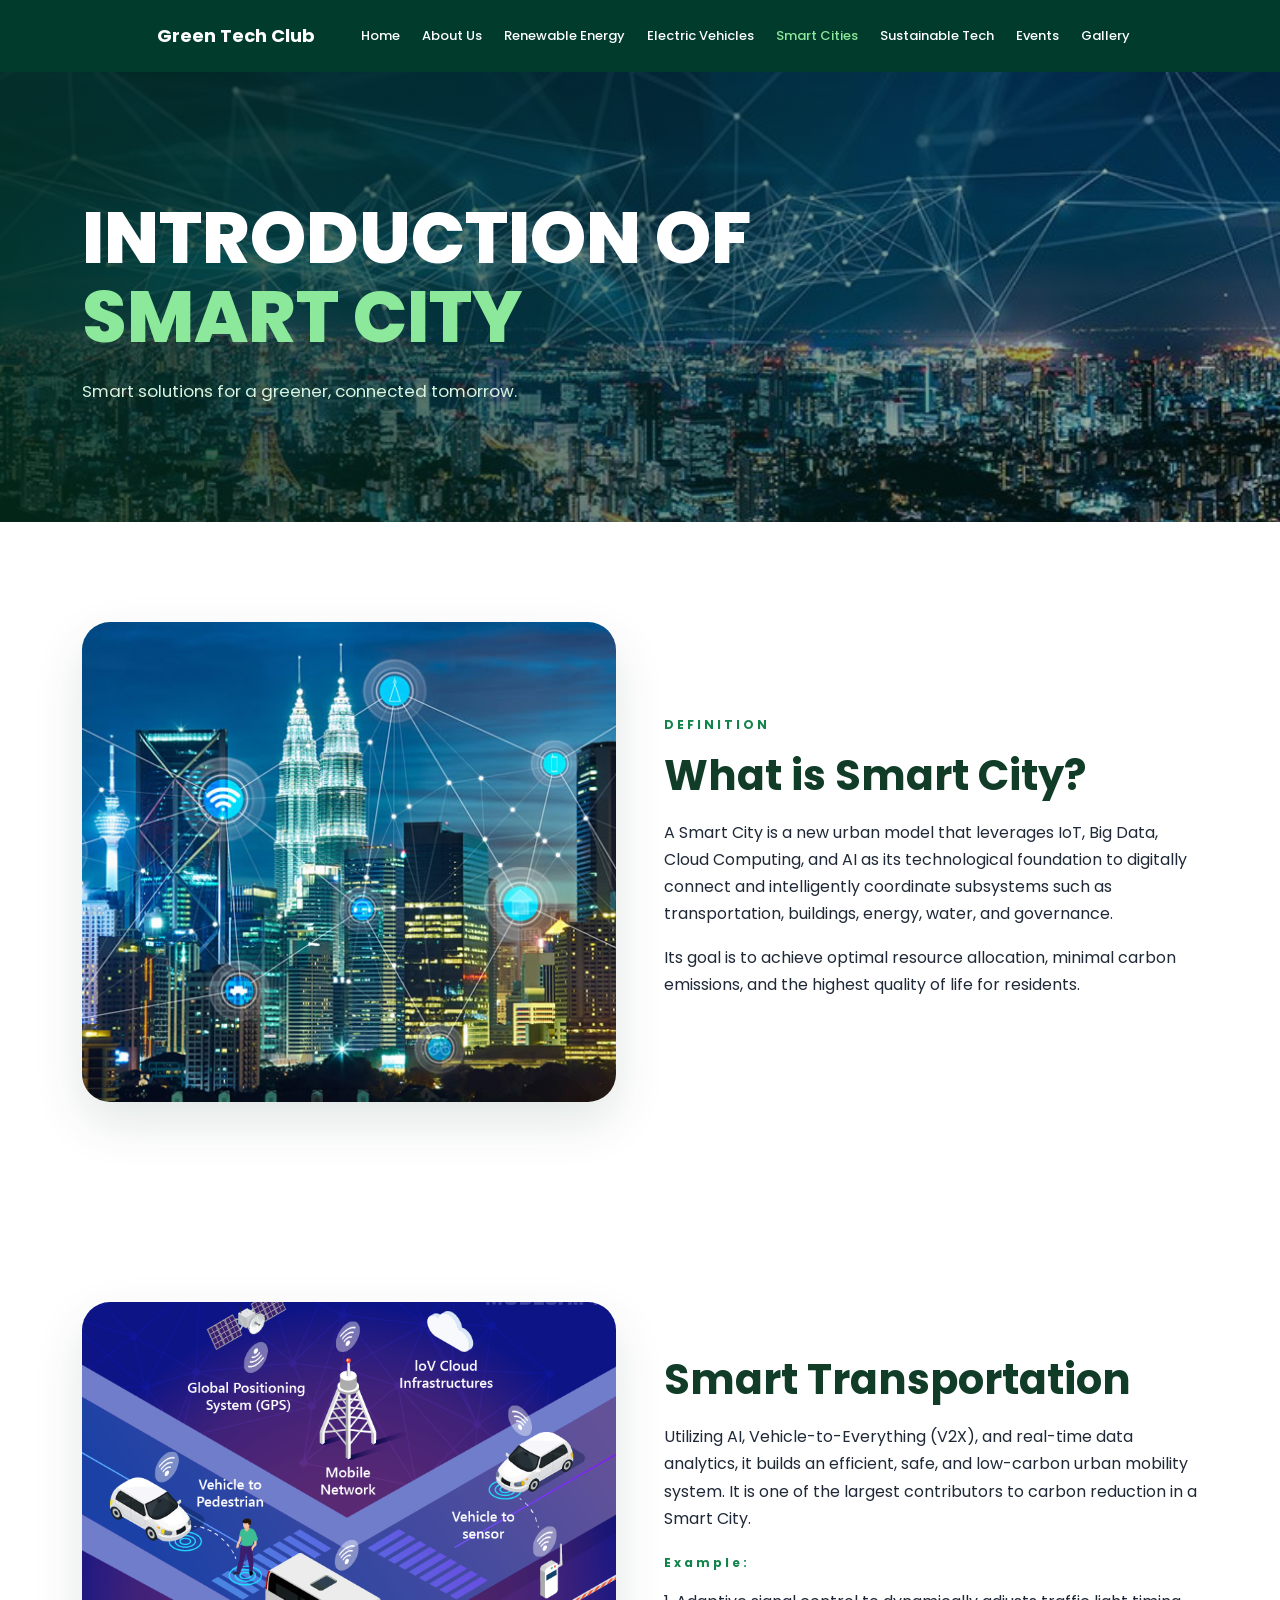
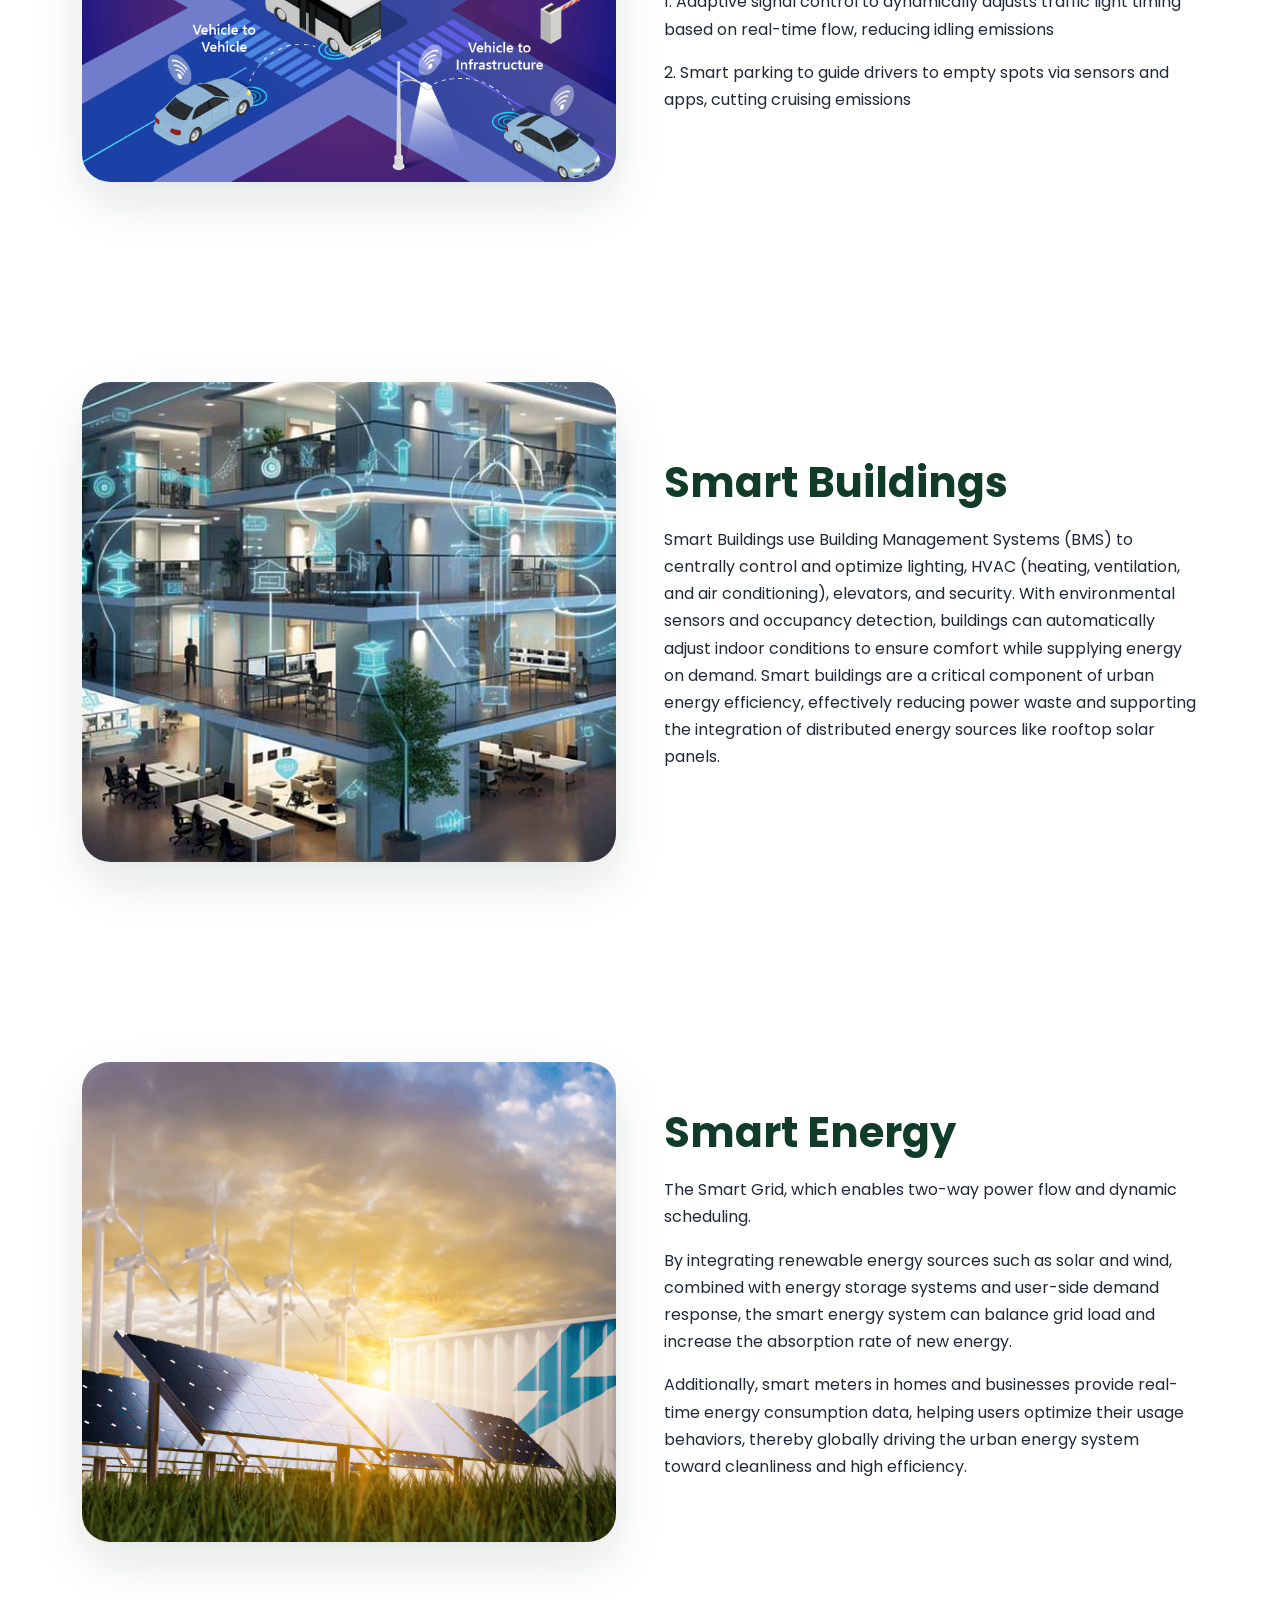
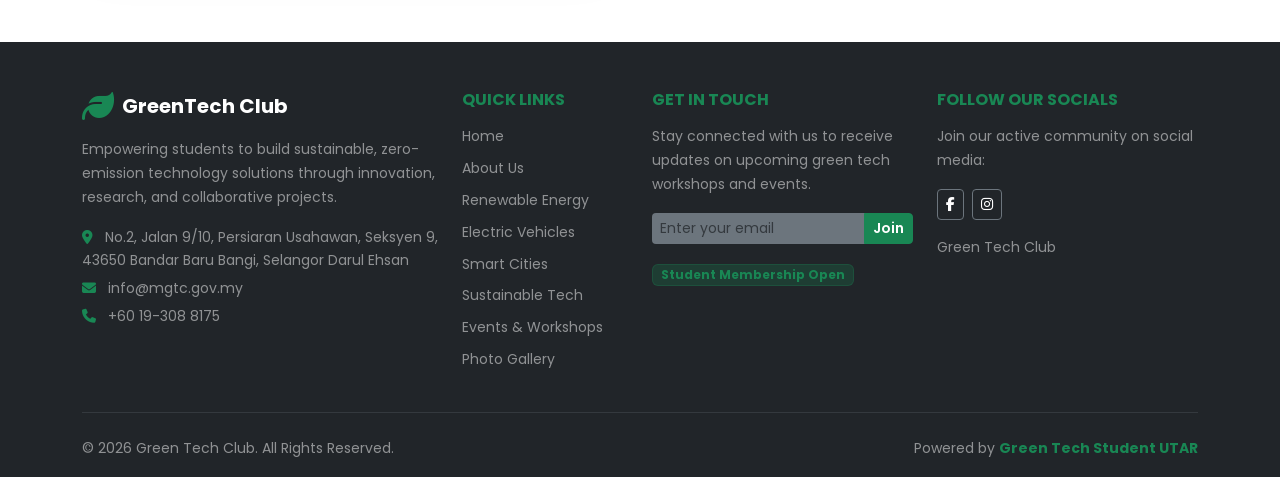
<file: smart_cities.html>
<!DOCTYPE html>
<html lang="en">

<head>

    <meta charset="UTF-8">

    <meta name="viewport"
          content="width=device-width, initial-scale=1.0">

    <meta name="description"
          content="Learning somthing about smart cities.">

    <title>Green Technology Club | Smart Cities</title>

 <!-- Bootstrap -->
    <link
        href="https://cdn.jsdelivr.net/npm/bootstrap@5.3.3/dist/css/bootstrap.min.css"
        rel="stylesheet">

    <!-- Bootstrap Icons -->
    <link
        rel="stylesheet"
        href="https://cdn.jsdelivr.net/npm/bootstrap-icons@1.11.3/font/bootstrap-icons.min.css">

    <!-- Font Awesome-->>
    <link
    rel="stylesheet"
    href="https://cdnjs.cloudflare.com/ajax/libs/font-awesome/6.4.0/css/all.min.css">

    <!-- Google Font -->
    <link
        href="https://fonts.googleapis.com/css2?family=Poppins:wght@300;400;500;600;700;800&display=swap"
        rel="stylesheet">

    <!-- CSS -->
    <link rel="stylesheet" href="css/style.css">
    <link rel="stylesheet" href="css/heroes.css">

    <!-- for footer-->> 

    <script src="https://code.jquery.com/jquery-3.6.0.min.js"></script>

</head>

<body>

<!--  NAVBAR  -->

<nav class="navbar navbar-expand-lg navbar-dark fixed-top">

    <div class="container">

        <!-- Logo -->
        <a class="navbar-brand fw-bold" href="index.html">
            <i class="bi bi-leaf-fill"></i>
            Green Tech Club
        </a>

        <!-- Mobile Menu -->
        <button
            class="navbar-toggler"
            type="button"
            data-bs-toggle="collapse"
            data-bs-target="#mainNavbar">

            <span class="navbar-toggler-icon"></span>

        </button>

        <!-- Navigation -->
        <div class="collapse navbar-collapse" id="mainNavbar">

            <ul class="navbar-nav ms-auto">

                <li class="nav-item">
                    <a class="nav-link" href="index.html">
                        Home
                    </a>
                </li>

                <li class="nav-item">
                    <a class="nav-link" href="about.html">
                        About Us
                    </a>
                </li>

                <li class="nav-item">
                    <a class="nav-link" href="renewable_energy.html">
                        Renewable Energy
                    </a>
                </li>

                <li class="nav-item">
                    <a class="nav-link" href="electric_vehicle.html">
                        Electric Vehicles
                    </a>
                </li>

                <li class="nav-item">
                    <a class="nav-link active" href="smart_cities.html">
                        Smart Cities
                    </a>
                </li>

                <li class="nav-item">
                    <a class="nav-link" href="sustainable_technologies.html">
                        Sustainable Tech
                    </a>
                </li>

                <li class="nav-item">
                    <a class="nav-link" href="events.html">
                        Events
                    </a>
                </li>

                <li class="nav-item">
                    <a class="nav-link" href="gallery.html">
                        Gallery
                    </a>
                </li>

            </ul>

        </div>

    </div>

</nav>


<!--  SMART CITIES HERO  -->

<header class="smart_cities-hero">

    <div class="container">



        <h1>
            INTRODUCTION OF 
            <span>SMART CITY</span>
        </h1>

        <p>
           Smart solutions for a greener, connected tomorrow.
        </p>

    </div>

</header>

<main>

<!--  smart cities  -->

<section class="section-padding">

    <div class="container">

        <div class="row align-items-center g-5">

            <div class="col-lg-6">

                <div class="image-frame">

                    <img
                        src="image/smart_cities1.jpg"
                        alt="Definition of smart city">

                </div>

            </div>


            <div class="col-lg-6">

                <span class="section-label">
                    DEFINITION
                </span>

                <h2>
                    What is Smart City?
                </h2>

                <p>
                    A Smart City is a new urban model that leverages IoT, 
                    Big Data, Cloud Computing, and AI as its technological 
                    foundation to digitally connect and intelligently coordinate 
                    subsystems such as transportation, buildings, energy, water, 
                    and governance.
                </p>

                <p>
                    Its goal is to achieve optimal resource allocation, 
                    minimal carbon emissions, and the highest quality of life 
                    for residents.
                </p>

            </div>

        </div>

    </div>

</section>


<!--  smart transportation -->

<section class="section-padding">

    <div class="container">

        <div class="row align-items-center g-5">

            <div class="col-lg-6">

                <div class="image-frame">

                    <img
                        src="image/smart_transportation1.png"
                        alt="Smart Transportation">

                </div>

            </div>


            <div class="col-lg-6">


                <h2>
                    Smart Transportation
                </h2>


                <p>
                    Utilizing AI, Vehicle-to-Everything (V2X), 
                    and real-time data analytics, it builds an efficient, safe, 
                    and low-carbon urban mobility system. It is one of 
                    the largest contributors to carbon reduction in a Smart City.
                </p>

                <span class="section-label">
                    Example:
                </span>

                <p>
                    1. Adaptive signal control to dynamically adjusts traffic light 
                    timing based on real-time flow, reducing idling emissions
                </p>

                <p>
                    2. Smart parking to guide drivers to empty spots 
                    via sensors and apps, cutting cruising emissions
                </p>

            </div>

        </div>

    </div>

</section>

<!--  smart buildings -->

<section class="section-padding">

    <div class="container">

        <div class="row align-items-center g-5">

            <div class="col-lg-6">

                <div class="image-frame">

                    <img
                        src="image/smart_buildings1.jpg"
                        alt="Smart Buildings">

                </div>

            </div>


            <div class="col-lg-6">


                <h2>
                    Smart Buildings
                </h2>


                <p>
                    Smart Buildings use Building Management Systems (BMS) to 
                    centrally control and optimize lighting, 
                    HVAC (heating, ventilation, and air conditioning), 
                    elevators, and security. With environmental sensors 
                    and occupancy detection, 
                    buildings can automatically adjust indoor conditions to 
                    ensure comfort while supplying energy on demand. 
                    Smart buildings are a critical component of urban energy efficiency, 
                    effectively reducing power waste and supporting the integration of 
                    distributed energy sources like rooftop solar panels.
                </p>

            </div>

        </div>

    </div>

</section>

<!--  smart energy -->

<section class="section-padding">

    <div class="container">

        <div class="row align-items-center g-5">

            <div class="col-lg-6">

                <div class="image-frame">

                    <img
                        src="image/smart_energy1.png"
                        alt="Smart Energy">

                </div>

            </div>


            <div class="col-lg-6">


                <h2>
                    Smart Energy
                </h2>


                <p>
                    The Smart Grid, which enables two-way power flow 
                    and dynamic scheduling.
                </p>
                <p>
                    By integrating renewable energy sources such as solar and wind, 
                    combined with energy storage systems and user-side demand response, 
                    the smart energy system can balance grid load and increase 
                    the absorption rate of new energy.
                </p>
                <p>
                    Additionally, smart meters in homes and businesses provide real-time 
                    energy consumption data, helping users optimize their usage behaviors,
                     thereby globally driving the urban energy system toward cleanliness 
                     and high efficiency.
                </p>

            </div>

        </div>

    </div>

</section>

</main>

<!-- Footer will be loaded here -->
<div id="site-footer"></div>

<!-- Success Popup Modal -->
  <div class="modal fade" id="joinSuccessModal" tabindex="-1" aria-hidden="true">
    <div class="modal-dialog modal-dialog-centered">
      <div class="modal-content bg-dark text-white border-success">
        <div class="modal-header border-0 pb-0">
          <button type="button" class="btn-close btn-close-white" data-bs-dismiss="modal" aria-label="Close"></button>
        </div>
        <div class="modal-body text-center py-4">
          <i class="bi bi-check-circle-fill text-success fs-1 mb-3 d-block"></i>
          <h5 class="fw-bold mb-2">Welcome!</h5>
          <p class="mb-0 text-white-50">You have successfully joined the Green Tech Club!</p>
        </div>
        <div class="modal-footer border-0 pt-0 justify-content-center">
          <button type="button" class="btn btn-success px-4" data-bs-dismiss="modal">Great!</button>
        </div>
      </div>
    </div>
  </div>

  <!-- Bootstrap JS (Ensure Bootstrap JS is loaded for modal functionality) -->
<script src="https://cdn.jsdelivr.net/npm/bootstrap@5.3.3/dist/js/bootstrap.bundle.min.js"></script>
    <script>
        $(document).ready(function() {
         // loading footer.html into #site-footer 
            $("#site-footer").load("footer.html");
        });
</script>
  <!-- Newsletter Handler Script -->
  <script>
    function handleJoin(event) {
      event.preventDefault();
      
      // Trigger Bootstrap modal
      const modal = new bootstrap.Modal(document.getElementById('joinSuccessModal'));
      modal.show();
      
      // Reset input field
      document.getElementById('newsletterEmail').value = '';
    }
  </script>
</body>
</html>
</file>
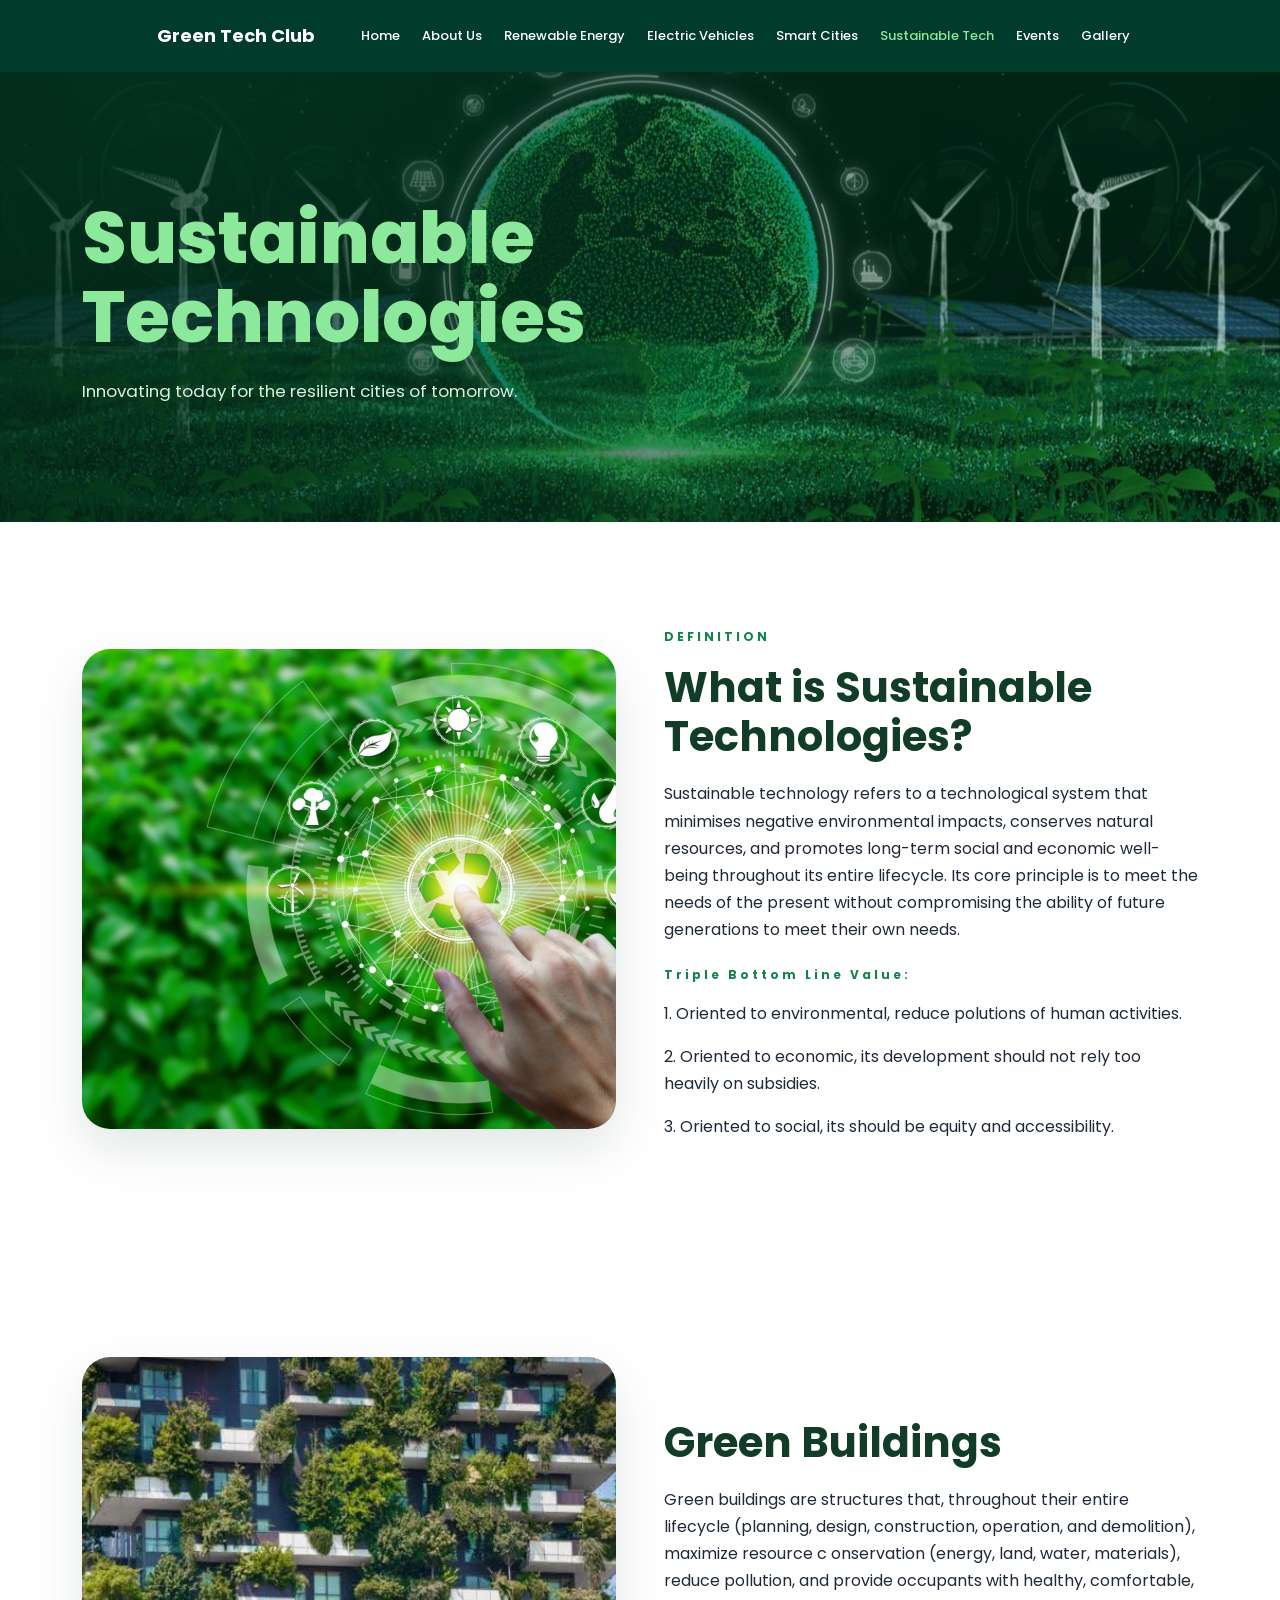
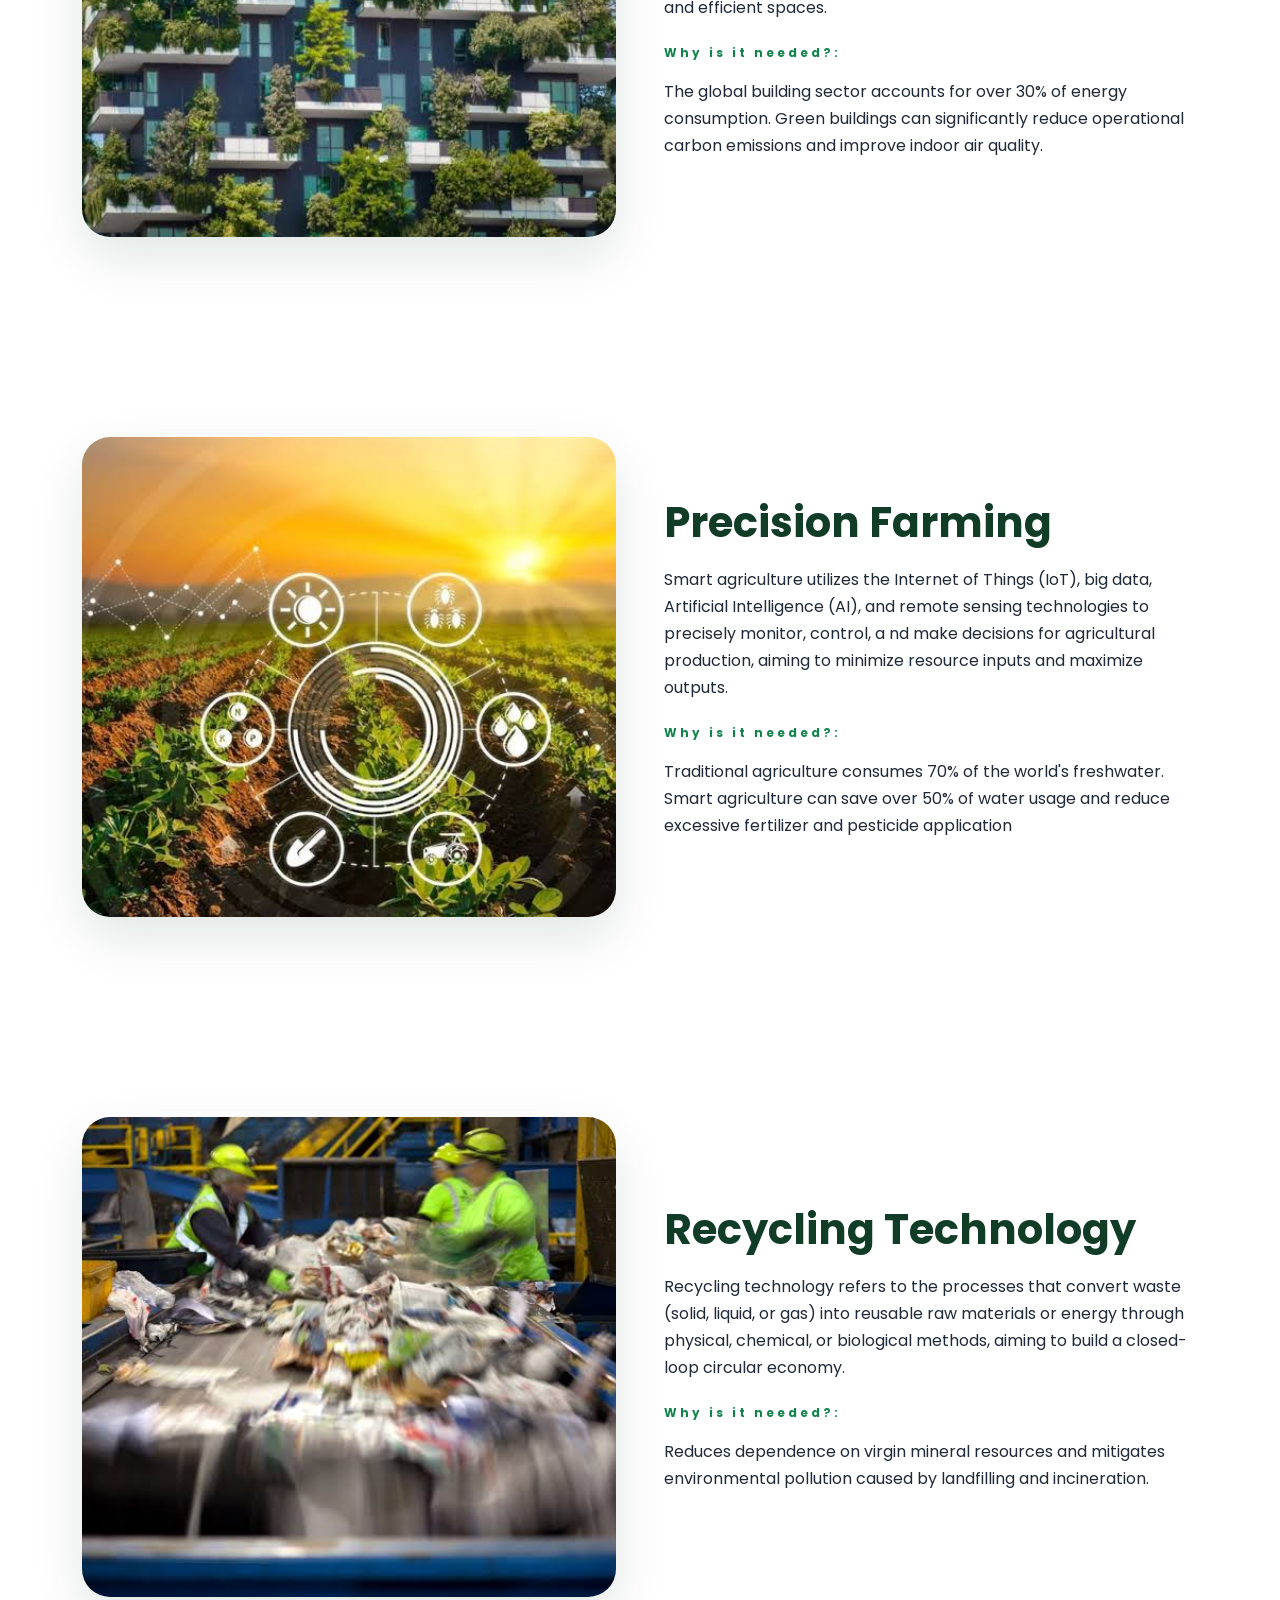
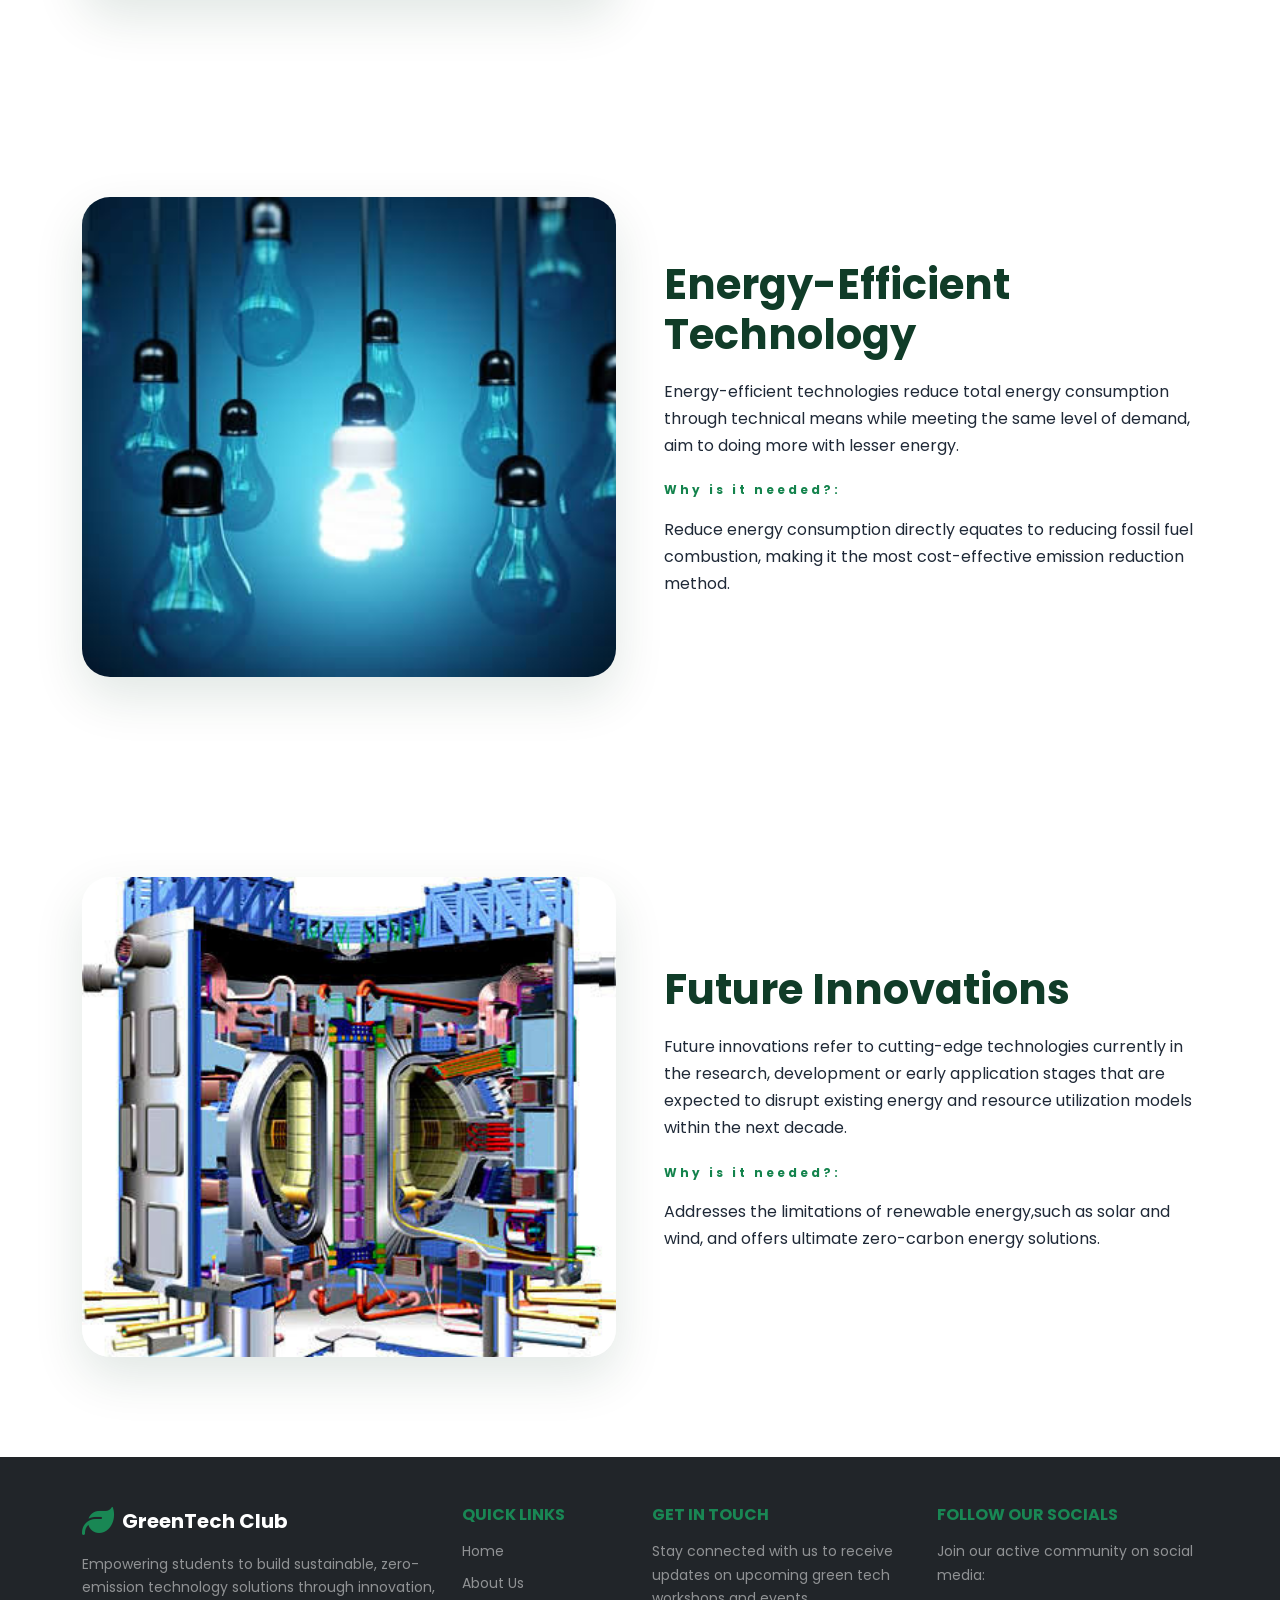
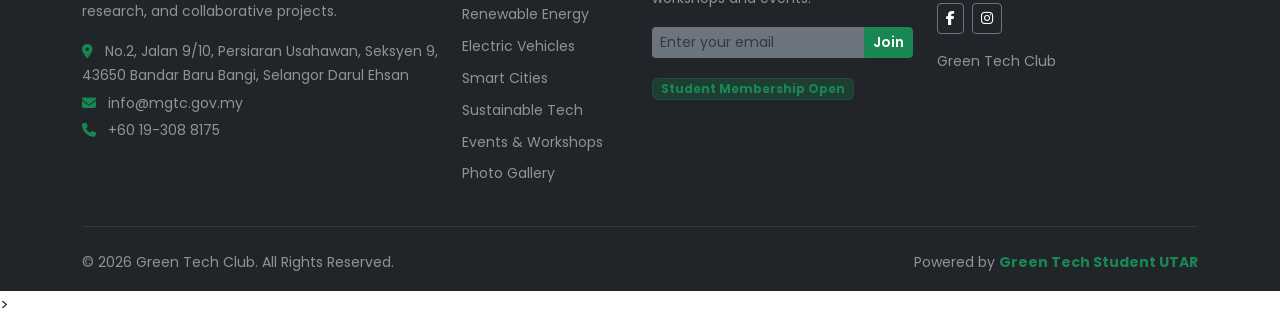
<file: sustainable_technologies.html>
<!DOCTYPE html>
<html lang="en">

<head>

    <meta charset="UTF-8">

    <meta name="viewport"
          content="width=device-width, initial-scale=1.0">

    <meta name="description"
          content="Learning somthing about sustainable technologies.">

    <title>Green Technology Club | Sustainable Technologies</title>

 <!-- Bootstrap -->
    <link
        href="https://cdn.jsdelivr.net/npm/bootstrap@5.3.3/dist/css/bootstrap.min.css"
        rel="stylesheet">

    <!-- Bootstrap Icons -->
    <link
        rel="stylesheet"
        href="https://cdn.jsdelivr.net/npm/bootstrap-icons@1.11.3/font/bootstrap-icons.min.css">

    <!-- Font Awesome-->>
    <link
    rel="stylesheet"
    href="https://cdnjs.cloudflare.com/ajax/libs/font-awesome/6.4.0/css/all.min.css">

    <!-- Google Font -->
    <link
        href="https://fonts.googleapis.com/css2?family=Poppins:wght@300;400;500;600;700;800&display=swap"
        rel="stylesheet">

    <!-- CSS -->
    <link rel="stylesheet" href="css/style.css">
    <link rel="stylesheet" href="css/heroes.css">

    <!-- for footer-->> 
    <script src="https://code.jquery.com/jquery-3.6.0.min.js"></script>


</head>

<body>

<!-- ================= NAVBAR ================= -->

<nav class="navbar navbar-expand-lg navbar-dark fixed-top">

    <div class="container">

        <!-- Logo -->
        <a class="navbar-brand fw-bold" href="index.html">
            <i class="bi bi-leaf-fill"></i>
            Green Tech Club
        </a>

        <!-- Mobile Menu -->
        <button
            class="navbar-toggler"
            type="button"
            data-bs-toggle="collapse"
            data-bs-target="#mainNavbar">

            <span class="navbar-toggler-icon"></span>

        </button>

        <!-- Navigation -->
        <div class="collapse navbar-collapse" id="mainNavbar">

            <ul class="navbar-nav ms-auto">

                <li class="nav-item">
                    <a class="nav-link" href="index.html">
                        Home
                    </a>
                </li>

                <li class="nav-item">
                    <a class="nav-link" href="about.html">
                        About Us
                    </a>
                </li>

                <li class="nav-item">
                    <a class="nav-link" href="renewable_energy.html">
                        Renewable Energy
                    </a>
                </li>

                <li class="nav-item">
                    <a class="nav-link" href="electric_vehicle.html">
                        Electric Vehicles
                    </a>
                </li>

                <li class="nav-item">
                    <a class="nav-link" href="smart_cities.html">
                        Smart Cities
                    </a>
                </li>

                <li class="nav-item">
                    <a class="nav-link active" href="sustainable_technologies.html">
                        Sustainable Tech
                    </a>
                </li>

                <li class="nav-item">
                    <a class="nav-link" href="events.html">
                        Events
                    </a>
                </li>

                <li class="nav-item">
                    <a class="nav-link" href="gallery.html">
                        Gallery
                    </a>
                </li>

            </ul>

        </div>

    </div>

</nav>


<!-- ================= ABOUT HERO ================= -->

<header class="sustainable_tech-hero">

    <div class="container">



        <h1>
            <span>Sustainable Technologies</span>
        </h1>

        <p>
           Innovating today for the resilient cities of tomorrow.
        </p>

    </div>

</header>

<main>

<!--  Sustainable Technologies  -->

<section class="section-padding">

    <div class="container">

        <div class="row align-items-center g-5">

            <div class="col-lg-6">

                <div class="image-frame">

                    <img
                        src="image/sustainable1.jpeg"
                        alt="Sustainable Technologies">

                </div>

            </div>


            <div class="col-lg-6">

                <span class="section-label">
                    DEFINITION
                </span>

                <h2>
                    What is Sustainable Technologies?
                </h2>

                <p>
                  Sustainable technology refers to a technological system 
                  that minimises negative environmental impacts, 
                  conserves natural resources, and promotes long-term social 
                  and economic well-being throughout its entire lifecycle. 
                  Its core principle is to meet the needs of the present 
                  without compromising the ability of future generations 
                  to meet their own needs.
                </p>

                <span class="section-label">
                    Triple Bottom Line Value:
                </span>

                <p>
                 1. Oriented to environmental, reduce polutions of human activities.
                 </p>
                 <p>
                 2. Oriented to economic, its development should not rely too heavily on subsidies. 
                 </p>
                 <p>
                 3. Oriented to social, its should be equity and accessibility.

                </p>


            </div>

        </div>

    </div>

</section>


<!--  Green Buildings  -->
<section class="section-padding">

    <div class="container">

        <div class="row align-items-center g-5">

            <div class="col-lg-6">

                <div class="image-frame">

                    <img
                        src="image/green_buildings1.jpg"
                        alt="Green Buildings">

                </div>

            </div>


            <div class="col-lg-6">



                <h2>
                    Green Buildings
                </h2>

                <p>
                  Green buildings are structures that, 
                  throughout their entire lifecycle (planning, design, construction, 
                  operation, and demolition), maximize resource c
                  onservation (energy, land, water, materials), 
                  reduce pollution, and provide occupants with healthy, 
                  comfortable, and efficient spaces.
                </p>

                <span class="section-label">
                    Why is it needed?:
                </span>
                <p>
                  The global building sector accounts for over 30% of 
                  energy consumption. Green buildings can significantly 
                  reduce operational carbon emissions and 
                  improve indoor air quality.
                </p>

            </div>

        </div>

    </div>

</section>

<!--  Precision Farming  -->
<section class="section-padding">

    <div class="container">

        <div class="row align-items-center g-5">

            <div class="col-lg-6">

                <div class="image-frame">

                    <img
                        src="image/precision_farming.jpg"
                        alt="Precision Farming">

                </div>

            </div>


            <div class="col-lg-6">



                <h2>
                    Precision Farming
                </h2>

                <p>
                  Smart agriculture utilizes the Internet of Things (IoT), 
                  big data, Artificial Intelligence (AI), 
                  and remote sensing technologies to precisely monitor, control, a
                  nd make decisions for agricultural production, aiming to 
                  minimize resource inputs and maximize outputs.
                </p>
                <span class="section-label">
                    Why is it needed?:
                </span>
                 <p>
                  Traditional agriculture consumes 70% of the world's freshwater. 
                  Smart agriculture can save over 50% of water usage and 
                  reduce excessive fertilizer and pesticide application
                </p>

            </div>

        </div>

    </div>

</section>

<!--  Recycling Technology  -->
<section class="section-padding">

    <div class="container">

        <div class="row align-items-center g-5">

            <div class="col-lg-6">

                <div class="image-frame">

                    <img
                        src="image/recycling_tech1.jpg"
                        alt="Recycling Technology">

                </div>

            </div>


            <div class="col-lg-6">



                <h2>
                    Recycling Technology
                </h2>

                <p>
                  Recycling technology refers to the processes that convert waste (solid, liquid, or gas) 
                  into reusable raw materials or energy through physical, chemical, or 
                  biological methods, aiming to build a closed-loop circular economy.
                </p>

                <span class="section-label">
                    Why is it needed?:
                </span>

                <p>
                  Reduces dependence on virgin mineral resources and 
                  mitigates environmental pollution caused by landfilling 
                  and incineration.
                </p>

            </div>

        </div>

    </div>

</section>

<!--  Energy-Efficient Technology  -->
<section class="section-padding">

    <div class="container">

        <div class="row align-items-center g-5">

            <div class="col-lg-6">

                <div class="image-frame">

                    <img
                        src="image/energy_efficient_technology1.jpg"
                        alt="Energy-Efficient Technology">

                </div>

            </div>


            <div class="col-lg-6">



                <h2>
                    Energy-Efficient Technology
                </h2>

                <p>
                  Energy-efficient technologies reduce total energy consumption 
                  through technical means while meeting the same level of 
                  demand, aim to doing more with lesser energy.
                </p>

                <span class="section-label">
                    Why is it needed?:
                </span>
                <p>
                  Reduce energy consumption directly equates to reducing fossil 
                  fuel combustion, making it the most cost-effective emission 
                  reduction method.
                </p>


            </div>

        </div>

    </div>

</section>

<!--  Future Innovations  -->
<section class="section-padding">

    <div class="container">

        <div class="row align-items-center g-5">

            <div class="col-lg-6">

                <div class="image-frame">

                    <img
                        src="image/future_inovation1.jpg"
                        alt="Future Innovations">

                </div>

            </div>


            <div class="col-lg-6">



                <h2>
                    Future Innovations
                </h2>

                <p>
                  Future innovations refer to cutting-edge technologies currently 
                  in the research, development or early application stages that are expected to 
                  disrupt existing energy and resource utilization models 
                  within the next decade.
                </p>

                <span class="section-label">
                    Why is it needed?:
                </span>

                <p>
                  Addresses the limitations of renewable energy,such as solar and wind, 
                  and offers ultimate zero-carbon energy solutions.
                </p>


            </div>

        </div>

    </div>

</section>

</main>

<!-- Footer will be loaded here -->
<div id="site-footer"></div>

<!-- Success Popup Modal -->
  <div class="modal fade" id="joinSuccessModal" tabindex="-1" aria-hidden="true">
    <div class="modal-dialog modal-dialog-centered">
      <div class="modal-content bg-dark text-white border-success">
        <div class="modal-header border-0 pb-0">
          <button type="button" class="btn-close btn-close-white" data-bs-dismiss="modal" aria-label="Close"></button>
        </div>
        <div class="modal-body text-center py-4">
          <i class="bi bi-check-circle-fill text-success fs-1 mb-3 d-block"></i>
          <h5 class="fw-bold mb-2">Welcome!</h5>
          <p class="mb-0 text-white-50">You have successfully joined the Green Tech Club!</p>
        </div>
        <div class="modal-footer border-0 pt-0 justify-content-center">
          <button type="button" class="btn btn-success px-4" data-bs-dismiss="modal">Great!</button>
        </div>
      </div>
    </div>
  </div>

  <!-- Bootstrap JS (Ensure Bootstrap JS is loaded for modal functionality) -->
  <script src="https://cdn.jsdelivr.net/npm/bootstrap@5.3.3/dist/js/bootstrap.bundle.min.js"></script>
<!--loding footer-->> 
<script>
    $(document).ready(function() {
        // loading footer.html into #site-footer 
        $("#site-footer").load("footer.html");
    });

</script>
  <!-- Newsletter Handler Script -->
  <script>
    function handleJoin(event) {
      event.preventDefault();
      
      // Trigger Bootstrap modal
      const modal = new bootstrap.Modal(document.getElementById('joinSuccessModal'));
      modal.show();
      
      // Reset input field
      document.getElementById('newsletterEmail').value = '';
    }
  </script>
    
</body>
</html>
</file>
<file: css/style.css>
/* =========================GENERAL========================= */

* {
    margin: 0;
    padding: 0;
    box-sizing: border-box;
}

html {
    scroll-behavior: smooth;
}

body {
    font-family: 'Poppins', sans-serif;
    color: #1f2937;
    background: #ffffff;
    line-height: 1.7;
}

img {
    max-width: 100%;
    display: block;
}

a {
    text-decoration: none;
}


/* =========================NAVBAR========================= */
HEAD

.navbar {
    background: rgba(4, 38, 24, 0.94);
    padding: 15px 0;
    backdrop-filter: blur(10px);
}

.navbar-brand {
    font-size: 1.25rem;
}

.navbar-brand i {
    color: #8ce89a;
}

.nav-link {
    color: white !important;
    margin-left: 14px;
    font-size: 0.9rem;
    transition: 0.3s;
}

.nav-link:hover,
.nav-link.active {
    color: #8ce89a !important;
}

.navbar {
    background-color: #003b2b !important;
    width: 100%;
    height: 72px;
    padding: 0 !important;
}

/* Main container */
.navbar .container {
    width: 100%;
    max-width: 980px !important;
    margin: 0 auto;
    padding: 0 !important;

    display: flex;
    align-items: center;
}


/* ================LOGO================*/

.navbar-brand {
    display: flex !important;
    align-items: center;

    color: #ffffff !important;
    font-size: 18px !important;
    font-weight: 700 !important;

    margin: 0 !important;
    padding: 0 !important;

    white-space: nowrap;
}

.navbar-brand .bi-leaf-fill {
    font-size: 20px;
    margin-right: 7px;
}


/* ================NAVIGATION================ */

.navbar-collapse {
    display: flex;
    justify-content: flex-end;
}

.navbar-nav {
    display: flex;
    align-items: center;

    margin-left: auto !important;

    gap: 22px;
}

.navbar-nav .nav-link {
    color: #ffffff !important;

    font-size: 13px !important;
    font-weight: 500 !important;

    padding: 8px 0 !important;
    margin: 0 !important;

    white-space: nowrap;
}


/* Hover */
.navbar-nav .nav-link:hover {
    color: #8fd694 !important;
}


/* Active */
.navbar-nav .nav-link.active {
    color: #8ce89a !important;
}


/* ================MOBILE================ */

@media (max-width: 991px) {

    .navbar {
        height: auto;
        min-height: 72px;
    }

    .navbar .container {
        padding: 0 20px !important;
    }

    .navbar-nav {
        gap: 0;
        margin-top: 10px !important;
    }

    .navbar-nav .nav-link {
        padding: 10px 0 !important;
    }

}

/* =========================HERO========================= */

.hero {
    min-height: 100vh;

    background-image:
        url("../image/background.avif");

    background-size: cover;
    background-position: center;

    position: relative;

    display: flex;
    align-items: center;

    color: white;
}

.hero-overlay {
    position: absolute;
    inset: 0;

    background:
        linear-gradient(
            90deg,
            rgba(3, 42, 25, 0.93),
            rgba(3, 42, 25, 0.65),
            rgba(3, 42, 25, 0.25)
        );
}

.hero-content {
    position: relative;
    z-index: 2;
    padding-top: 80px;
}

.hero-label {
    color: #9af0a6;

    font-size: 1rem;

    font-weight: 700;

    letter-spacing: 3px;

    display: inline-block;

    margin-bottom: 20px;
}

.hero h1 {
    font-size: clamp(3rem, 7vw, 5.5rem);

    line-height: 1.05;

    font-weight: 800;

    max-width: 800px;

    margin-bottom: 25px;
}

.hero h1 span {
    color: #8ce89a;
}

.hero p {
    max-width: 650px;

    color: #e0f4e5;

    font-size: 1.1rem;

    margin-bottom: 30px;
}

.hero-buttons {
    display: flex;

    flex-wrap: wrap;

    gap: 12px;
}


/* =========================BUTTONS========================= */

.btn-green {
    background: #8ce89a;

    color: #07391f;

    border-radius: 50px;

    padding: 13px 25px;

    font-weight: 600;

    transition: 0.3s;
}

.btn-green:hover {
    background: white;

    color: #07391f;

    transform: translateY(-3px);
}

.btn-dark-green {
    background: #0b5d36;

    color: white;

    border-radius: 50px;

    padding: 12px 25px;

    font-weight: 600;

    transition: 0.3s;
}

.btn-dark-green:hover {
    background: #06351f;

    color: white;

    transform: translateY(-3px);
}

.btn-outline-light {
    border-radius: 50px;

    padding: 12px 25px;
}


/* =========================SECTIONS========================= */

.section-padding {
    padding: 100px 0;
}

.section-label {
    color: #13834c;

    font-size: 0.75rem;

    font-weight: 700;

    letter-spacing: 3px;

    display: inline-block;

    margin-bottom: 15px;
}

.section-heading {
    margin-bottom: 50px;
}

.section-heading h2,
.section-padding h2 {
    color: #103c28;

    font-size: 2.6rem;

    font-weight: 700;

    line-height: 1.2;

    margin-bottom: 18px;
}

.section-heading p {
    max-width: 650px;

    margin: auto;

    color: #64748b;
}


/* =========================IMAGE FRAME========================= */

.image-frame {
    border-radius: 28px;

    overflow: hidden;

    position: relative;

    box-shadow:
        0 20px 50px rgba(0, 60, 30, 0.12);
}

.image-frame img {
    width: 100%;

    height: 480px;

    object-fit: cover;

    transition: transform 0.5s ease;
}

.image-frame:hover img {
    transform: scale(1.04);
}


/* =========================EXPLORE SECTION========================= */

.explore-section {
    background: #f4faf5;
}


/* =========================TECHNOLOGY CARDS========================= */

.technology-card {
    background: white;

    border-radius: 22px;

    overflow: hidden;

    border: 1px solid #e1eee4;

    height: 100%;

    transition: 0.35s;

    box-shadow:
        0 5px 20px rgba(0, 50, 25, 0.04);
}

.technology-card:hover {
    transform: translateY(-10px);

    box-shadow:
        0 20px 40px rgba(0, 70, 30, 0.13);
}

.card-image {
    height: 210px;

    overflow: hidden;
}

.card-image img {
    width: 100%;

    height: 100%;

    object-fit: cover;

    transition: transform 0.5s ease;
}

.technology-card:hover .card-image img {
    transform: scale(1.08);
}

.card-content {
    padding: 25px;
}

.card-icon {
    width: 52px;
    height: 52px;

    border-radius: 15px;

    background: #e7f8eb;

    color: #0b5d36;

    display: flex;

    align-items: center;

    justify-content: center;

    font-size: 1.4rem;

    margin-bottom: 17px;
}

.card-content h3 {
    color: #103c28;

    font-size: 1.15rem;

    font-weight: 700;

    margin-bottom: 12px;
}

.card-content p {
    color: #64748b;

    font-size: 0.9rem;

    margin: 0;
}


/* =========================FEATURE SECTION========================= */

.feature-section {
    padding: 100px 0;

    background: white;
}

.feature-image {
    width: 100%;

    height: 500px;

    object-fit: cover;

    border-radius: 25px;

    box-shadow:
        0 20px 50px rgba(0, 60, 30, 0.12);
}


/* =========================CTA========================= */

.cta-section {
    padding: 100px 20px;

    background:
        linear-gradient(
            135deg,
            #06351f,
            #13834c
        );

    color: white;
}

.cta-section h2 {
    color: white;

    font-size: 2.7rem;

    font-weight: 700;

    margin-bottom: 15px;
}

.cta-section p {
    color: #d8f3df;

    margin-bottom: 25px;
}


/* =========================ABOUT HERO========================= */

.about-hero {
    min-height: 55vh;

    padding: 150px 0 80px;

    display: flex;

    align-items: center;

    background:
        linear-gradient(
            90deg,
            rgba(3, 42, 25, 0.85),
            rgba(3, 42, 25, 0.55),
            rgba(3, 42, 25, 0.30)
        ),
        url("../image/forest.png");

    background-size: cover;
    background-position: center;
    background-repeat: no-repeat;

    color: white;
}

.about-hero h1 {
    font-size: clamp(2.8rem, 6vw, 4.5rem);

    font-weight: 800;

    line-height: 1.1;

    max-width: 850px;

    margin-bottom: 20px;
}

.about-hero h1 span {
    color: #8ce89a;
}

.about-hero p {
    color: #d8f3df;

    max-width: 650px;

    font-size: 1.05rem;
}

.about-hero .section-label {
    color: #9af0a6;
}


/* =========================SOFT SECTION========================= */

.soft-section {
    background: #f4faf5;
}


/* =========================INFO CARDS========================= */

.info-card {
    background: white;

    border-radius: 22px;

    padding: 40px;

    height: 100%;

    border: 1px solid #e1eee4;

    transition: 0.3s;
}

.info-card:hover {
    transform: translateY(-8px);

    box-shadow:
        0 20px 35px rgba(0, 70, 30, 0.1);
}

.info-icon {
    width: 60px;
    height: 60px;

    border-radius: 16px;

    background: #e7f8eb;

    color: #0b5d36;

    display: flex;

    align-items: center;

    justify-content: center;

    font-size: 1.5rem;

    margin-bottom: 20px;
}

.info-card h3 {
    color: #103c28;

    font-weight: 700;

    margin-bottom: 15px;
}

.info-card p {
    color: #64748b;

    margin: 0;
}


/* =========================OBJECTIVES========================= */

.objective-card {
    text-align: center;

    padding: 30px 25px;

    border-radius: 20px;

    border: 1px solid #e1eee4;

    height: 100%;

    transition: 0.3s;
}

.objective-card:hover {
    transform: translateY(-7px);

    box-shadow:
        0 15px 30px rgba(0, 70, 30, 0.1);
}

.objective-card > i {
    font-size: 2rem;

    color: #0b5d36;

    margin-bottom: 18px;
}

.objective-card h3 {
    color: #103c28;

    font-size: 1.1rem;

    font-weight: 700;

    margin-bottom: 12px;
}

.objective-card p {
    color: #64748b;

    font-size: 0.9rem;

    margin: 0;
}


/* =========================ACTIVITIES========================= */

.activity-card {
    background: white;

    border-radius: 20px;

    padding: 35px 25px;

    text-align: center;

    height: 100%;

    border: 1px solid #e1eee4;

    transition: 0.3s;
}

.activity-card:hover {
    transform: translateY(-7px);

    box-shadow:
        0 15px 30px rgba(0, 70, 30, 0.1);
}

.activity-card > i {
    font-size: 2rem;

    color: #0b5d36;

    margin-bottom: 18px;
}

.activity-card h3 {
    color: #103c28;

    font-size: 1.1rem;

    font-weight: 700;

    margin-bottom: 12px;
}

.activity-card p {
    color: #64748b;

    font-size: 0.9rem;

    margin: 0;
}


/* =========================FOOTER========================= */

.footer {
    background: #052719;
    color: white;
    padding: 50px 0;
}

.footer h5 {
    font-weight: 700;
}

.footer h5 i {
    color: #8ce89a;
}

.footer p {
    color: #a7c7b0;
    margin-bottom: 5px;
}

footer {
    margin-top: auto;
}

.card hr {
    border-top: 1px solid #dee2e6;
}

.footer-link {
    transition: color 0.2s ease;
}

.footer-link:hover {
    color: #198754 !important;
}


/* =========================RESPONSIVE========================= */

@media (max-width: 991px) {

    .nav-link {
        margin-left: 0;
        padding: 10px 0;
    }

    .hero {
        min-height: 90vh;
    }

    .section-padding {
        padding: 80px 0;
    }

}


@media (max-width: 767px) {

    .hero {
        min-height: 85vh;

        background-position: 60% center;
    }

    .hero h1 {
        font-size: 2.8rem;
    }

    .hero p {
        font-size: 1rem;
    }

    .hero-buttons {
        flex-direction: column;
    }

    .hero-buttons .btn {
        width: 100%;

        text-align: center;
    }

    .section-heading h2,
    .section-padding h2 {
        font-size: 2.1rem;
    }

    .image-frame img {
        height: 350px;
    }

    .feature-image {
        height: 350px;
    }

    .about-hero {
        padding-top: 130px;
    }

    .about-hero h1 {
        font-size: 2.8rem;
    }

    .cta-section h2 {
        font-size: 2.1rem;
    }

}

/* =========================COOKIE BANNER========================= */

.cookie-banner {
    position: fixed;

    bottom: 20px;
    left: 20px;
    right: 20px;

    background: white;

    border: 1px solid #dcebe0;

    border-radius: 18px;

    padding: 20px 25px;

    box-shadow: 0 10px 35px rgba(0, 50, 25, 0.18);

    z-index: 9999;
}

.cookie-content {
    display: flex;

    align-items: center;

    justify-content: space-between;

    gap: 25px;
}

.cookie-text {
    flex: 1;
}

.cookie-content h5 {
    color: #103c28;

    font-weight: 700;

    margin-bottom: 8px;
}

.cookie-content h5 i {
    color: #0b5d36;

    margin-right: 8px;
}

.cookie-content p {
    color: #64748b;

    font-size: 0.9rem;

    margin: 0;
}

.cookie-buttons {
    display: flex;

    gap: 10px;

    flex-shrink: 0;
}


/* Mobile */

@media (max-width: 767px) {

    .cookie-content {
        flex-direction: column;

        align-items: stretch;
    }

    .cookie-buttons {
        width: 100%;
    }

    .cookie-buttons .btn {
        flex: 1;
    }
}
</file>
<file: css/final-header-style.css>
/* --- General Body & Global Styles --- */
body {
  font-family: 'Poppins', sans-serif;
  color: #333333;
  background-color: #f8faf9;
  background-image: repeating-linear-gradient(
    45deg,
    rgba(25, 135, 84, 0.03),
    rgba(25, 135, 84, 0.03) 10px,
    transparent 10px,
    transparent 20px
  );
  background-attachment: fixed;

  min-height: 100vh;
  display: flex;
  flex-direction: column;
}

main {
  flex: 1;
}

/* --- Hero Banner Sections --- */
.hero-energy {
  min-height: 55vh;
  padding: 150px 0 80px;
  display: flex;
  align-items: center;

  background:
    linear-gradient(
      90deg,
      rgba(3, 42, 25, 0.85),
      rgba(3, 42, 25, 0.55),
      rgba(3, 42, 25, 0.30)
    ),
    url('../image/Renewable-energy-background.png'); 
    
  background-size: cover;
  background-position: center;
  background-repeat: no-repeat;

  color: #ffffff;
  border-bottom: 4px solid #198754;
}

.hero-energy h1 {
  font-size: clamp(2.8rem, 6vw, 4.5rem);
  font-weight: 800;
  line-height: 1.1;
  max-width: 850px;
  margin-top: 0;         
  margin-bottom: 20px;
  text-transform: uppercase; 
}

.hero-energy p {
  color: #d8f3df;
  max-width: 650px;
  font-size: 1.05rem;
  margin-bottom: 0;
}

.hero-ev {
  min-height: 55vh;
  padding: 150px 0 80px;
  display: flex;
  align-items: center;

  background:
    linear-gradient(
      90deg,
      rgba(3, 42, 25, 0.85),
      rgba(3, 42, 25, 0.55),
      rgba(3, 42, 25, 0.30)
    ),
    url('../image/EV-background.png');
    
  background-size: cover;
  background-position: center;
  background-repeat: no-repeat;

  color: #ffffff;
  border-bottom: 4px solid #198754;
}

.hero-ev h1 {
  font-size: clamp(2.8rem, 6vw, 4.5rem);
  font-weight: 800;
  line-height: 1.1;
  max-width: 850px;
  margin-top: 0;         
  margin-bottom: 20px;
  text-transform: uppercase; 
}

.hero-ev p {
  color: #d8f3df;
  max-width: 650px;
  font-size: 1.05rem;
  margin-bottom: 0;
}
/* --- Card Components & Interactive Elements --- */
.energy-card {
  transition: transform 0.3s ease, box-shadow 0.3s ease;
  border: none;
  border-radius: 12px;
}

.energy-card:hover {
  transform: translateY(-8px);
  box-shadow: 0 12px 24px rgba(0, 0, 0, 0.12) !important;
}

.benefit-icon {
  width: 55px;
  height: 55px;
  border-radius: 50%;
  display: inline-flex;
  align-items: center;
  justify-content: center;
  background-color: #e8f5e9;
  color: #2e7d32;
}

/* --- Live Environmental Conditions Widget --- */
#api-data-container .p-3 {
  transition: background-color 0.2s ease, transform 0.2s ease;
}

#api-data-container .p-3:hover {
  background-color: #ffffff !important;
  transform: translateY(-3px);
}

/* --- Navigation & Links --- */
.navbar {
    background-color: #003b2b !important;
    width: 100%;
    height: 72px;
    padding: 0 !important;
    position: sticky;
    top: 0;
    z-index: 1000;
}

/* Forces the strict gap alignment you noticed */
.navbar .container {
    width: 100%;
    max-width: 980px !important;
    margin: 0 auto;
    padding: 0 !important;
    display: flex;
    align-items: center;
}

.navbar-brand {
    display: flex !important;
    align-items: center;
    color: #ffffff !important;
    font-size: 18px !important;
    font-weight: 700 !important;
    margin: 0 !important;
    padding: 0 !important;
    white-space: nowrap;
}

.navbar-brand .bi-leaf-fill {
    font-size: 20px;
    margin-right: 7px;
}

.navbar-collapse {
    display: flex;
    justify-content: flex-end;
}

.navbar-nav {
    display: flex;
    align-items: center;
    margin-left: auto !important;
    gap: 22px;
}

.navbar-nav .nav-link {
    color: #ffffff !important;
    font-size: 13px !important;
    font-weight: 500 !important;
    padding: 8px 0 !important;
    margin: 0 !important;
    white-space: nowrap;
}

.navbar-nav .nav-link:hover {
    color: #8fd694 !important;
}

.navbar-nav .nav-link.active {
    color: #8ce89a !important;
}

/* --- Table Styling --- */
.table-hover tbody tr:hover {
  background-color: rgba(4, 38, 24, 0.94);
}

/* --- Footer & Footnote Styles --- */
footer {
  margin-top: auto;
}

.card hr {
  border-top: 1px solid #dee2e6;
}

/* Clickable Card Hover Animations */
.technology-card-link {
  display: block;
  height: 100%;
}

.technology-card {
  transition: transform 0.3s ease, box-shadow 0.3s ease;
  cursor: pointer;
}

.technology-card-link:hover .technology-card {
  transform: translateY(-8px);
  box-shadow: 0 12px 24px rgba(0, 0, 0, 0.1) !important;
}

/* Force Bootstrap Icons font family */
i.bi, .bi, [class^="bi-"], [class*=" bi-"] {
    font-family: "bootstrap-icons" !important;
    font-style: normal;
    font-weight: normal;
}

/* Floating Social Plugin (FB & IG Only) */
.social-floating-bar {
    position: fixed;
    top: 50%;
    right: 18px;
    transform: translateY(-50%);
    display: flex;
    flex-direction: column;
    gap: 12px;
    z-index: 999;
}

.social-floating-bar .social-icon {
    width: 44px;
    height: 44px;
    background-color: #042618;
    color: #ffffff;
    border-radius: 50%;
    display: flex;
    align-items: center;
    justify-content: center;
    font-size: 1.2rem;
    box-shadow: 0 4px 10px rgba(0, 0, 0, 0.2);
    transition: all 0.3s ease;
    text-decoration: none;
}

.social-floating-bar .social-icon:hover {
    background-color: #4cd97b;
    color: #042618;
    transform: scale(1.1);
}

/* ================MOBILE================ */
@media (max-width: 991px) {

    .navbar {
        height: auto;
        min-height: 72px;
    }

    .navbar .container {
        padding: 0 20px !important;
    }

    .navbar-nav {
        gap: 0;
        margin-top: 10px !important;
    }

    .navbar-nav .nav-link {
        padding: 10px 0 !important;
    }

}
</file>
<file: css/style-events-gallery.css>
* {
    margin: 0;
    padding: 0;
    box-sizing: border-box;
}

html {
    scroll-behavior: smooth;
}

body {
    font-family: 'Poppins', sans-serif;
    color: #1f2937;
    background: #ffffff;
    line-height: 1.7;
}

img {
    max-width: 100%;
    display: block;
}

a {
    text-decoration: none;
}
/* NAVBAR */
.navbar {
    background-color: #003b2b !important;
    width: 100%;
    height: 72px;
    padding: 0 !important;
}

/* Main container */
.navbar .container {
    width: 100%;
    max-width: 980px !important;
    margin: 0 auto;
    padding: 0 !important;

    display: flex;
    align-items: center;
}


/* ================LOGO================*/

.navbar-brand {
    display: flex !important;
    align-items: center;

    color: #ffffff !important;
    font-size: 18px !important;
    font-weight: 700 !important;

    margin: 0 !important;
    padding: 0 !important;

    white-space: nowrap;
}

.navbar-brand .bi-leaf-fill {
    font-size: 20px;
    margin-right: 7px;
}


/* ================NAVIGATION================ */

.navbar-collapse {
    display: flex;
    justify-content: flex-end;
}

.navbar-nav {
    display: flex;
    align-items: center;

    margin-left: auto !important;

    gap: 22px;
}

.navbar-nav .nav-link {
    color: #ffffff !important;

    font-size: 13px !important;
    font-weight: 500 !important;

    padding: 8px 0 !important;
    margin: 0 !important;

    white-space: nowrap;
}


/* Hover */
.navbar-nav .nav-link:hover {
    color: #8fd694 !important;
}


/* Active */
.navbar-nav .nav-link.active {
    color: #8ce89a !important;
}
/* box design */
.box-style{

    background-color:rgba(248, 244, 244, 0.6);
    padding:20px;
    border-radius:15px;
    margin-bottom: 20px;
    margin-top:20px;
}
/* h1 */
.container h1{
    position: relative;
    color:rgba(255, 255, 255, 0.8);
    text-align: left;
    font-weight: 800;
    font-size: clamp(3rem, 7vw, 5.5rem);    
}
.container h1 p{
    color:#8ce89acf;
}
.container .desc{
    max-width: 650px;

    color: #e0f4e5;

    font-size: 1.1rem;

    margin-bottom: 30px;
}
.container h1 span{
    color:#3beb5b82;
}

/* background */
body {
    background:linear-gradient(
            180deg,
            rgba(3, 42, 25, 0.93),
            rgba(3, 42, 25, 0.65),
            rgba(3, 42, 25, 0.25)
        );
    background-attachment: fixed;
    margin-top:100px;
    font-family: 'Poppins', sans-serif;
}
.gallery-page{
    background:linear-gradient(
            70deg,
            rgba(3, 42, 25, 0.93),
            rgba(3, 42, 25, 0.65),
            rgba(3, 42, 25, 0.25)
        );
    background-attachment: fixed;
    margin-top:100px;
    font-family: 'Poppins', sans-serif;
}

/* reegister style */
.reg-style{
    background:linear-gradient(
        135deg,
        rgb(2, 46, 1),
        rgb(0, 84, 32),
        rgb(56, 138, 82)
    );
}
.reg-style .card-header{
    color:white;
    font-weight: 800;
    font-size:200%;
}

.reg-style .btn{
    margin-left: 25%;
    border-radius: 50px;
    padding: 100px 20px;
    background-color:#a4a4a49f;
    transition:0.4s ;
}
.reg-style .btn:hover{
    background-color: #a2ec93;
    transform: translateY(-3px);
    
}


/* image */
.cardG {
    border-radius: 28px;
    overflow: hidden;
    position: relative;
    box-shadow:
        0 20px 50px rgba(0, 60, 30, 0.12);
}
.cardG img{
    width: 100%;
    height: 480px;
    object-fit: cover;
    transition: transform 0.5s ease;
}
.cardG img:hover{
    transform:scale(1.05);
}



/* footer */
.footer {
    background: #052719;
    color: white;
    padding: 50px 0;
}

.footer h5 {
    font-weight: 700;
}

.footer h5 i {
    color: #8ce89a;
}

.footer p {
    color: #a7c7b0;
    margin-bottom: 5px;
}

footer {
    margin-top: auto;
}

.card hr {
    border-top: 1px solid #dee2e6;
}

.footer-link {
    transition: color 0.2s ease;
}

.footer-link:hover {
    color: #198754 !important;
}

/* ================MOBILE================ */
@media (max-width: 991px) {

    .navbar {
        height: auto;
        min-height: 72px;
    }

    .navbar .container {
        padding: 0 20px !important;
    }

    .navbar-nav {
        gap: 0;
        margin-top: 10px !important;
    }

    .navbar-nav .nav-link {
        padding: 10px 0 !important;
    }

}
</file>
<file: css/heroes.css>
/* =========================SMART CITIES HERO========================= */

.smart_cities-hero {
    min-height: 55vh;

    padding: 150px 0 80px;

    display: flex;

    align-items: center;

    background:
        linear-gradient(
            90deg,
            rgba(3, 42, 25, 0.85),
            rgba(3, 42, 25, 0.55),
            rgba(3, 42, 25, 0.30)
        ),
        url("../image/HR_smart_cities.jpg");

    background-size: cover;
    background-position: center;
    background-repeat: no-repeat;

    color: white;
}

.smart_cities-hero h1 {
    font-size: clamp(2.8rem, 6vw, 4.5rem);

    font-weight: 800;

    line-height: 1.1;

    max-width: 850px;

    margin-bottom: 20px;
}

.smart_cities-hero h1 span {
    color: #8ce89a;
}

.smart_cities-hero p {
    color: #d8f3df;

    max-width: 650px;

    font-size: 1.05rem;
}

.smart_cities-hero .section-label {
    color: #9af0a6;
}

/* =========================SUSTAINABLE TECH HERO========================= */

.sustainable_tech-hero {
    min-height: 55vh;

    padding: 150px 0 80px;

    display: flex;

    align-items: center;

    background:
        linear-gradient(
            90deg,
            rgba(3, 42, 25, 0.85),
            rgba(3, 42, 25, 0.55),
            rgba(3, 42, 25, 0.30)
        ),
        url("../image/HR_sustainable_technologies.jpg");

    background-size: cover;
    background-position: center;
    background-repeat: no-repeat;

    color: white;
}

.sustainable_tech-hero h1 {
    font-size: clamp(2.8rem, 6vw, 4.5rem);

    font-weight: 800;

    line-height: 1.1;

    max-width: 850px;

    margin-bottom: 20px;
}

.sustainable_tech-hero h1 span {
    color: #8ce89a;
}

.sustainable_tech-hero p {
    color: #d8f3df;

    max-width: 650px;

    font-size: 1.05rem;
}

.sustainable_tech-hero .section-label {
    color: #9af0a6;
}

/* =========================EVENTS HERO========================= */

.events-hero {
    min-height: 55vh;

    padding: 150px 0 80px;

    display: flex;

    align-items: center;

    background:
        linear-gradient(
            90deg,
            rgba(3, 42, 25, 0.85),
            rgba(3, 42, 25, 0.55),
            rgba(3, 42, 25, 0.30)
        ),
        url("../image/HR_events.jpg");

    background-size: cover;
    background-position: center;
    background-repeat: no-repeat;

    color: white;
}

.events-hero h1 {
    font-size: clamp(2.8rem, 6vw, 4.5rem);

    font-weight: 800;

    line-height: 1.1;

    max-width: 850px;

    margin-bottom: 20px;
}

.events-hero h1 span {
    color: #8ce89a;
}

.events-hero p {
    color: #d8f3df;

    max-width: 650px;

    font-size: 1.05rem;
}

.events-hero .section-label {
    color: #9af0a6;
}

/* =========================GALLERY HERO========================= */

.gallery-hero {
    min-height: 55vh;

    padding: 150px 0 80px;

    display: flex;

    align-items: center;

    background:
        linear-gradient(
            90deg,
            rgba(3, 42, 25, 0.85),
            rgba(3, 42, 25, 0.55),
            rgba(3, 42, 25, 0.30)
        ),
        url("../image/HR_gallery.jpg");

    background-size: cover;
    background-position: center;
    background-repeat: no-repeat;

    color: white;
}

.gallery-hero h1 {
    font-size: clamp(2.8rem, 6vw, 4.5rem);

    font-weight: 800;

    line-height: 1.1;

    max-width: 850px;

    margin-bottom: 20px;
}

.gallery-hero h1 span {
    color: #8ce89a;
}

.gallery-hero p {
    color: #d8f3df;

    max-width: 650px;

    font-size: 1.05rem;
}

.gallery-hero .section-label {
    color: #9af0a6;
}
</file>
